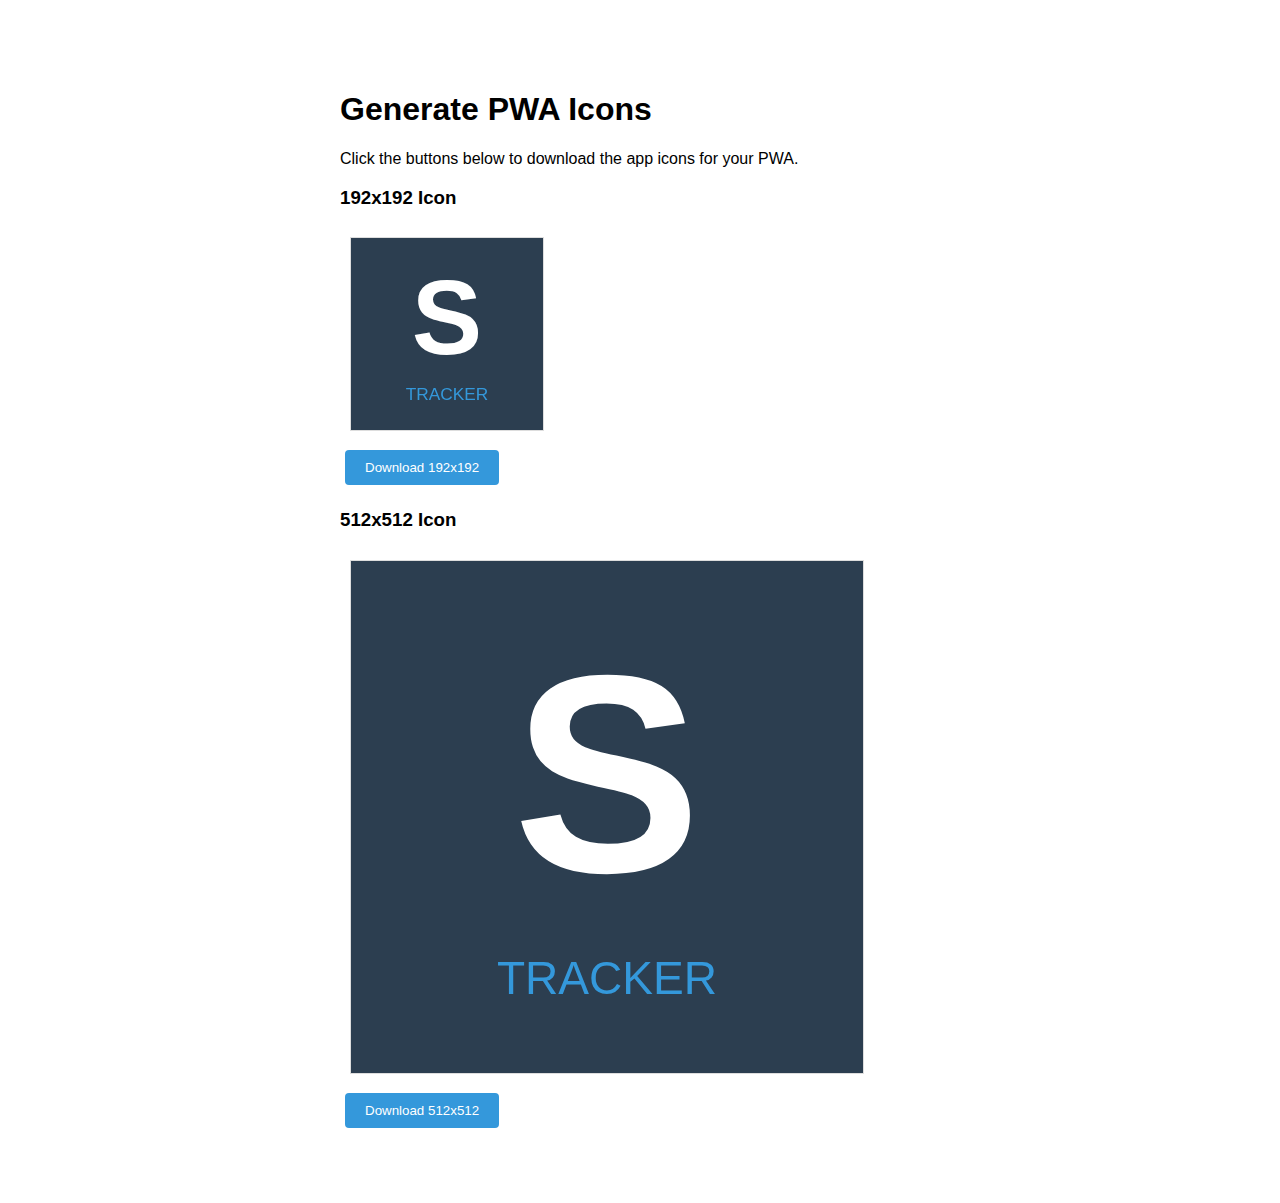
<file: generate-icons.html>
<!DOCTYPE html>
<html lang="en">
<head>
    <meta charset="UTF-8">
    <meta name="viewport" content="width=device-width, initial-scale=1.0">
    <title>Generate PWA Icons</title>
    <style>
        body {
            font-family: Arial, sans-serif;
            max-width: 600px;
            margin: 50px auto;
            padding: 20px;
        }
        canvas {
            border: 1px solid #ddd;
            margin: 10px;
        }
        button {
            background: #3498db;
            color: white;
            border: none;
            padding: 10px 20px;
            margin: 5px;
            cursor: pointer;
            border-radius: 4px;
        }
        button:hover {
            background: #2980b9;
        }
    </style>
</head>
<body>
    <h1>Generate PWA Icons</h1>
    <p>Click the buttons below to download the app icons for your PWA.</p>

    <div>
        <h3>192x192 Icon</h3>
        <canvas id="icon192" width="192" height="192"></canvas>
        <br>
        <button onclick="downloadIcon('icon192', 'icon-192.png')">Download 192x192</button>
    </div>

    <div>
        <h3>512x512 Icon</h3>
        <canvas id="icon512" width="512" height="512"></canvas>
        <br>
        <button onclick="downloadIcon('icon512', 'icon-512.png')">Download 512x512</button>
    </div>

    <script>
        function drawIcon(canvasId, size) {
            const canvas = document.getElementById(canvasId);
            const ctx = canvas.getContext('2d');

            // Background
            ctx.fillStyle = '#2c3e50';
            ctx.fillRect(0, 0, size, size);

            // Letter S
            ctx.fillStyle = 'white';
            ctx.font = `bold ${size * 0.55}px Arial, sans-serif`;
            ctx.textAlign = 'center';
            ctx.textBaseline = 'middle';
            ctx.fillText('S', size / 2, size / 2.2);

            // Subtitle
            ctx.fillStyle = '#3498db';
            ctx.font = `${size * 0.09}px Arial, sans-serif`;
            ctx.fillText('TRACKER', size / 2, size * 0.82);
        }

        function downloadIcon(canvasId, filename) {
            const canvas = document.getElementById(canvasId);
            const url = canvas.toDataURL('image/png');
            const link = document.createElement('a');
            link.download = filename;
            link.href = url;
            link.click();
        }

        // Draw icons on page load
        drawIcon('icon192', 192);
        drawIcon('icon512', 512);
    </script>
</body>
</html>
</file>
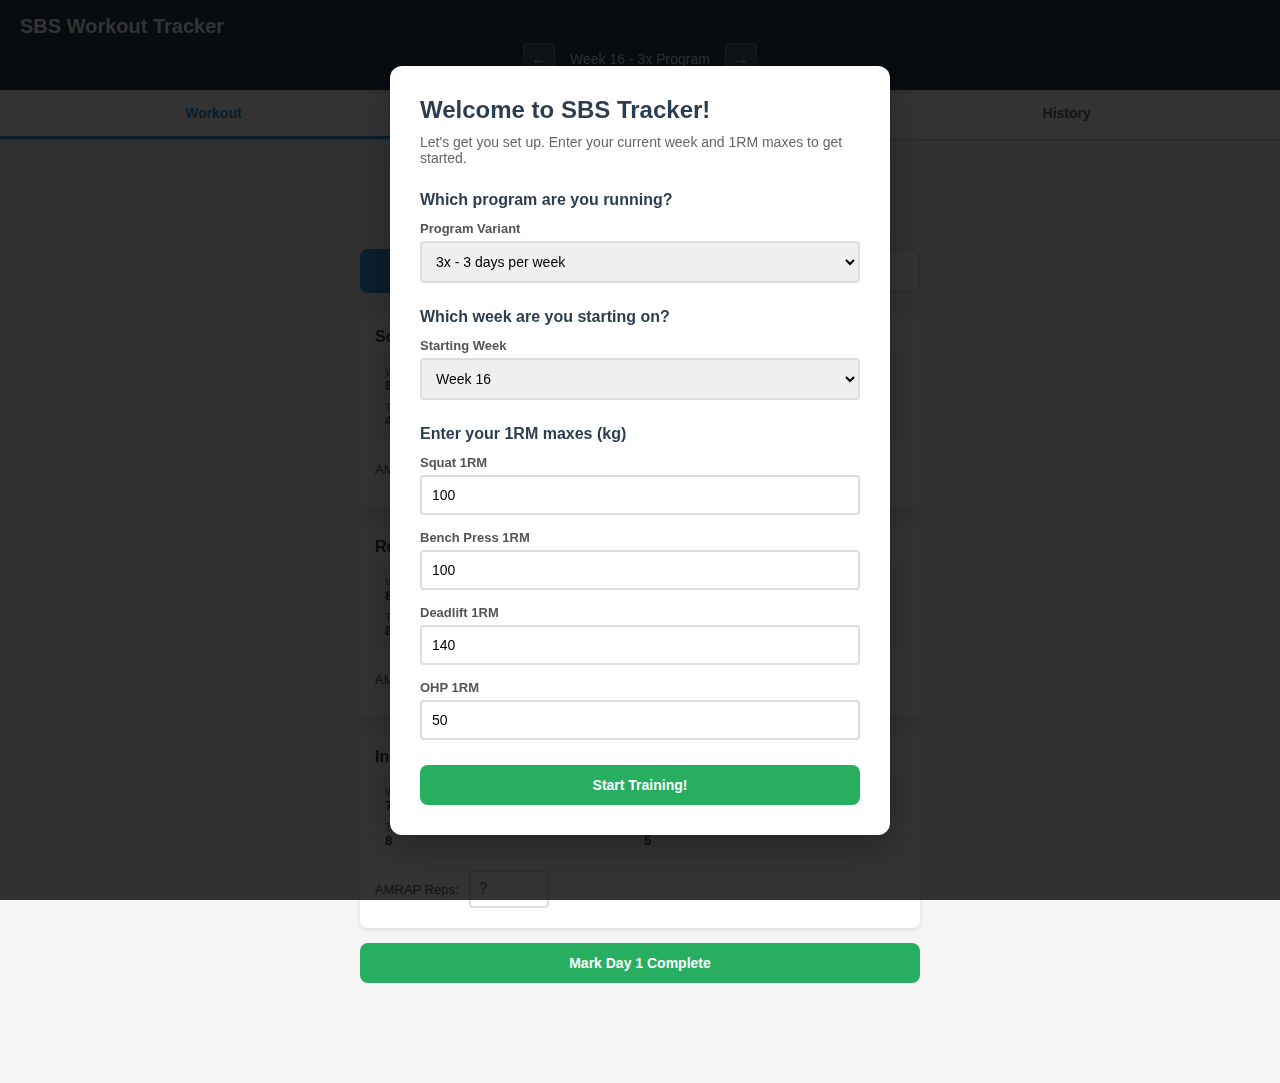
<file: sbs-tracker-multi.html>
<!DOCTYPE html>
<html lang="en">
<head>
    <meta charset="UTF-8">
    <meta name="viewport" content="width=device-width, initial-scale=1.0">
    <title>SBS Workout Tracker</title>
    <style>
        * { margin: 0; padding: 0; box-sizing: border-box; }
        body { font-family: -apple-system, BlinkMacSystemFont, 'Segoe UI', Roboto, sans-serif; background: #f5f5f5; padding-bottom: 80px; }
        .header { background: #2c3e50; color: white; padding: 15px 20px; position: sticky; top: 0; z-index: 100; box-shadow: 0 2px 4px rgba(0,0,0,0.1); }
        .header h1 { font-size: 20px; margin-bottom: 5px; }
        .week-info { font-size: 14px; opacity: 0.9; display: flex; align-items: center; justify-content: center; gap: 15px; }
        .week-nav-btn { background: rgba(255, 255, 255, 0.2); border: 1px solid rgba(255, 255, 255, 0.3); color: white; width: 32px; height: 32px; border-radius: 4px; cursor: pointer; font-size: 16px; font-weight: bold; transition: all 0.2s; display: flex; align-items: center; justify-content: center; }
        .week-nav-btn:hover { background: rgba(255, 255, 255, 0.3); }
        .week-nav-btn:active { background: rgba(255, 255, 255, 0.4); }
        .week-nav-btn:disabled { opacity: 0.3; cursor: not-allowed; }
        .nav-tabs { display: flex; background: white; border-bottom: 2px solid #ddd; position: sticky; top: 60px; z-index: 99; }
        .nav-tab { flex: 1; padding: 15px; text-align: center; background: white; border: none; font-size: 14px; font-weight: 600; color: #666; cursor: pointer; border-bottom: 3px solid transparent; transition: all 0.2s; }
        .nav-tab.active { color: #3498db; border-bottom-color: #3498db; }
        .tab-content { display: none; padding: 20px; max-width: 600px; margin: 0 auto; }
        .tab-content.active { display: block; }
        .day-selector { display: flex; gap: 10px; margin-bottom: 20px; }
        .day-btn { flex: 1; padding: 12px; background: white; border: 2px solid #ddd; border-radius: 8px; font-size: 14px; font-weight: 600; cursor: pointer; transition: all 0.2s; }
        .day-btn.active { background: #3498db; color: white; border-color: #3498db; }
        .day-btn.completed { background: #27ae60; color: white; border-color: #27ae60; position: relative; }
        .day-btn.completed::after { content: '✓'; position: absolute; top: 2px; right: 4px; font-size: 10px; }
        .day-btn.completed.active { background: #229954; border-color: #229954; }
        .exercise-card { background: white; padding: 15px; border-radius: 8px; margin-bottom: 15px; box-shadow: 0 2px 4px rgba(0,0,0,0.1); }
        .exercise-name { font-size: 16px; font-weight: 600; margin-bottom: 10px; color: #2c3e50; }
        .exercise-details { display: grid; grid-template-columns: repeat(2, 1fr); gap: 8px; margin-bottom: 12px; padding: 10px; background: #f8f9fa; border-radius: 4px; font-size: 13px; }
        .detail-label { color: #666; font-size: 11px; }
        .detail-value { font-weight: 600; color: #2c3e50; }
        .amrap-input { display: flex; align-items: center; gap: 10px; }
        .amrap-input label { font-size: 13px; font-weight: 500; color: #555; }
        .amrap-input input { flex: 1; padding: 8px; font-size: 16px; border: 2px solid #ddd; border-radius: 4px; max-width: 80px; }
        .amrap-input input:focus { outline: none; border-color: #3498db; }
        .progression-hint { font-size: 11px; color: #666; margin-top: 5px; font-style: italic; }
        .progression-positive { color: #27ae60; }
        .progression-negative { color: #e74c3c; }
        .settings-section { background: white; padding: 20px; border-radius: 8px; margin-bottom: 20px; }
        .settings-section h2 { font-size: 18px; margin-bottom: 15px; color: #2c3e50; }
        .form-group { margin-bottom: 15px; }
        .form-group label { display: block; font-size: 13px; font-weight: 600; color: #555; margin-bottom: 5px; }
        .form-group input, .form-group select { width: 100%; padding: 10px; font-size: 14px; border: 2px solid #ddd; border-radius: 4px; }
        .form-group input:focus, .form-group select:focus { outline: none; border-color: #3498db; }
        .btn { width: 100%; padding: 12px; border: none; border-radius: 8px; font-size: 14px; font-weight: 600; cursor: pointer; transition: all 0.2s; }
        .btn-primary { background: #27ae60; color: white; }
        .btn-primary:active { background: #229954; }
        .btn-secondary { background: #3498db; color: white; margin-top: 10px; }
        .btn-danger { background: #e74c3c; color: white; margin-top: 10px; }
        .history-week { background: white; padding: 15px; border-radius: 8px; margin-bottom: 15px; }
        .history-week h3 { font-size: 16px; margin-bottom: 10px; color: #2c3e50; }
        .history-exercise { padding: 8px 0; border-bottom: 1px solid #eee; font-size: 13px; }
        .history-exercise:last-child { border-bottom: none; }
        .completed-badge { display: inline-block; padding: 2px 6px; background: #27ae60; color: white; border-radius: 3px; font-size: 10px; margin-left: 5px; }

        /* Setup overlay */
        .setup-overlay { position: fixed; top: 0; left: 0; right: 0; bottom: 0; background: rgba(0,0,0,0.8); z-index: 1000; display: none; align-items: center; justify-content: center; padding: 20px; }
        .setup-overlay.active { display: flex; }
        .setup-modal { background: white; border-radius: 12px; max-width: 500px; width: 100%; max-height: 90vh; overflow-y: auto; padding: 30px; box-shadow: 0 10px 40px rgba(0,0,0,0.3); }
        .setup-modal h2 { font-size: 24px; margin-bottom: 10px; color: #2c3e50; }
        .setup-modal p { color: #666; margin-bottom: 25px; font-size: 14px; }
        .setup-section { margin-bottom: 25px; }
        .setup-section h3 { font-size: 16px; color: #2c3e50; margin-bottom: 12px; }
    </style>
</head>
<body>
    <!-- Quick Setup Overlay -->
    <div id="setup-overlay" class="setup-overlay">
        <div class="setup-modal">
            <h2>Welcome to SBS Tracker!</h2>
            <p>Let's get you set up. Enter your current week and 1RM maxes to get started.</p>

            <div class="setup-section">
                <h3>Which program are you running?</h3>
                <div class="form-group">
                    <label>Program Variant</label>
                    <select id="setup-program">
                        <option value="2x">2x - 2 days per week</option>
                        <option value="3x" selected>3x - 3 days per week</option>
                        <option value="4x">4x - 4 days per week</option>
                        <option value="5x">5x - 5 days per week</option>
                    </select>
                </div>
            </div>

            <div class="setup-section">
                <h3>Which week are you starting on?</h3>
                <div class="form-group">
                    <label>Starting Week</label>
                    <select id="setup-week">
                        <option value="1">Week 1</option>
                        <option value="2">Week 2</option>
                        <option value="3">Week 3</option>
                        <option value="4">Week 4</option>
                        <option value="5">Week 5</option>
                        <option value="6">Week 6</option>
                        <option value="7">Week 7 (Deload)</option>
                        <option value="8">Week 8</option>
                        <option value="9">Week 9</option>
                        <option value="10">Week 10</option>
                        <option value="11">Week 11</option>
                        <option value="12">Week 12</option>
                        <option value="13">Week 13</option>
                        <option value="14">Week 14 (Deload)</option>
                        <option value="15">Week 15</option>
                        <option value="16" selected>Week 16</option>
                        <option value="17">Week 17</option>
                        <option value="18">Week 18</option>
                        <option value="19">Week 19</option>
                        <option value="20">Week 20</option>
                    </select>
                </div>
            </div>

            <div class="setup-section">
                <h3>Enter your 1RM maxes (kg)</h3>
                <div class="form-group">
                    <label>Squat 1RM</label>
                    <input type="number" id="setup-squat" value="100" step="2.5" placeholder="e.g. 100">
                </div>
                <div class="form-group">
                    <label>Bench Press 1RM</label>
                    <input type="number" id="setup-bench" value="100" step="2.5" placeholder="e.g. 100">
                </div>
                <div class="form-group">
                    <label>Deadlift 1RM</label>
                    <input type="number" id="setup-deadlift" value="140" step="2.5" placeholder="e.g. 140">
                </div>
                <div class="form-group">
                    <label>OHP 1RM</label>
                    <input type="number" id="setup-ohp" value="50" step="2.5" placeholder="e.g. 50">
                </div>
            </div>

            <button class="btn btn-primary" onclick="completeSetup()">Start Training!</button>
        </div>
    </div>

    <div class="header">
        <h1>SBS Workout Tracker</h1>
        <div class="week-info">
            <button class="week-nav-btn" onclick="navigateWeek(-1)" id="prev-week-btn">←</button>
            <span>Week <span id="current-week">16</span> - <span id="program-name">3x</span> Program</span>
            <button class="week-nav-btn" onclick="navigateWeek(1)" id="next-week-btn">→</button>
        </div>
    </div>

    <div class="nav-tabs">
        <button class="nav-tab active" onclick="switchTab('workout')">Workout</button>
        <button class="nav-tab" onclick="switchTab('settings')">Settings</button>
        <button class="nav-tab" onclick="switchTab('history')">History</button>
    </div>

    <div id="workout-tab" class="tab-content active">
        <div style="background: #ecf0f1; padding: 12px 15px; border-radius: 8px; margin-bottom: 15px; text-align: center;">
            <div style="font-size: 13px; color: #7f8c8d; font-weight: 600; text-transform: uppercase; letter-spacing: 0.5px;">Current Week</div>
            <div style="font-size: 28px; font-weight: 700; color: #2c3e50; margin-top: 2px;" id="workout-week-display">16</div>
        </div>
        <div class="day-selector" id="day-selector">
            <!-- Day buttons will be dynamically generated -->
        </div>
        <div id="workout-container"></div>
        <button class="btn btn-primary" onclick="markDayComplete()" id="mark-day-btn">Mark Day Complete</button>
    </div>

    <div id="settings-tab" class="tab-content">
        <div class="settings-section">
            <h2>1RM Settings</h2>
            <div class="form-group">
                <label>Squat 1RM (kg)</label>
                <input type="number" id="1rm-squat" value="100" step="2.5">
            </div>
            <div class="form-group">
                <label>Bench Press 1RM (kg)</label>
                <input type="number" id="1rm-bench" value="100" step="2.5">
            </div>
            <div class="form-group">
                <label>Deadlift 1RM (kg)</label>
                <input type="number" id="1rm-deadlift" value="140" step="2.5">
            </div>
            <div class="form-group">
                <label>OHP 1RM (kg)</label>
                <input type="number" id="1rm-ohp" value="50" step="2.5">
            </div>
            <button class="btn btn-secondary" onclick="save1RMs()">Save 1RMs</button>
        </div>

        <div class="settings-section">
            <h2>Week Selection</h2>
            <div class="form-group">
                <label>Jump to Week</label>
                <select id="week-selector">
                    <option value="1">Week 1</option>
                    <option value="2">Week 2</option>
                    <option value="3">Week 3</option>
                    <option value="4">Week 4</option>
                    <option value="5">Week 5</option>
                    <option value="6">Week 6</option>
                    <option value="7">Week 7 (Deload)</option>
                    <option value="8">Week 8</option>
                    <option value="9">Week 9</option>
                    <option value="10">Week 10</option>
                    <option value="11">Week 11</option>
                    <option value="12">Week 12</option>
                    <option value="13">Week 13</option>
                    <option value="14">Week 14 (Deload)</option>
                    <option value="15">Week 15</option>
                    <option value="16" selected>Week 16</option>
                    <option value="17">Week 17</option>
                    <option value="18">Week 18</option>
                    <option value="19">Week 19</option>
                    <option value="20">Week 20</option>
                </select>
            </div>
            <button class="btn btn-secondary" onclick="jumpToWeek()">Jump to Selected Week</button>
        </div>

        <div class="settings-section">
            <h2>Data Management</h2>
            <button class="btn btn-secondary" onclick="loadHistoricalData()">Load Weeks 1-15 History from Excel</button>
            <button class="btn btn-danger" onclick="resetAll()">Reset All Data</button>
        </div>
    </div>

    <div id="history-tab" class="tab-content">
        <div id="history-container"></div>
    </div>

    <script>
        // Program data embedded from Excel
        const ALL_PROGRAMS = {
                "2x": {
                        "1": {
                                "1": [
                                        {
                                                "name": "Squat",
                                                "weight": 70.0,
                                                "reps": 5,
                                                "target": 10,
                                                "sets": 5
                                        },
                                        {
                                                "name": "Bench Press",
                                                "weight": 70.0,
                                                "reps": 5,
                                                "target": 10,
                                                "sets": 5
                                        },
                                        {
                                                "name": "Romanian Deadlift",
                                                "weight": 60.0,
                                                "reps": 7,
                                                "target": 14,
                                                "sets": 5
                                        },
                                        {
                                                "name": "DB OHP",
                                                "weight": 15.0,
                                                "reps": 7,
                                                "target": 14,
                                                "sets": 5
                                        }
                                ],
                                "2": [
                                        {
                                                "name": "Deadlift",
                                                "weight": 97.5,
                                                "reps": 5,
                                                "target": 10,
                                                "sets": 5
                                        },
                                        {
                                                "name": "OHP",
                                                "weight": 35.0,
                                                "reps": 5,
                                                "target": 10,
                                                "sets": 5
                                        },
                                        {
                                                "name": "Leg Press",
                                                "weight": 115.0,
                                                "reps": 7,
                                                "target": 14,
                                                "sets": 5
                                        },
                                        {
                                                "name": "Incline Press",
                                                "weight": 55.0,
                                                "reps": 7,
                                                "target": 14,
                                                "sets": 5
                                        }
                                ]
                        },
                        "2": {
                                "1": [
                                        {
                                                "name": "Squat",
                                                "weight": 75.0,
                                                "reps": 4,
                                                "target": 8,
                                                "sets": 5
                                        },
                                        {
                                                "name": "Bench Press",
                                                "weight": 77.5,
                                                "reps": 4,
                                                "target": 8,
                                                "sets": 5
                                        },
                                        {
                                                "name": "Romanian Deadlift",
                                                "weight": 67.5,
                                                "reps": 6,
                                                "target": 12,
                                                "sets": 5
                                        },
                                        {
                                                "name": "DB OHP",
                                                "weight": 17.5,
                                                "reps": 6,
                                                "target": 12,
                                                "sets": 5
                                        }
                                ],
                                "2": [
                                        {
                                                "name": "Deadlift",
                                                "weight": 105.0,
                                                "reps": 4,
                                                "target": 8,
                                                "sets": 5
                                        },
                                        {
                                                "name": "OHP",
                                                "weight": 37.5,
                                                "reps": 4,
                                                "target": 8,
                                                "sets": 5
                                        },
                                        {
                                                "name": "Leg Press",
                                                "weight": 122.5,
                                                "reps": 6,
                                                "target": 12,
                                                "sets": 5
                                        },
                                        {
                                                "name": "Incline Press",
                                                "weight": 57.5,
                                                "reps": 6,
                                                "target": 12,
                                                "sets": 5
                                        }
                                ]
                        },
                        "3": {
                                "1": [
                                        {
                                                "name": "Squat",
                                                "weight": 80.0,
                                                "reps": 3,
                                                "target": 6,
                                                "sets": 5
                                        },
                                        {
                                                "name": "Bench Press",
                                                "weight": 82.5,
                                                "reps": 3,
                                                "target": 6,
                                                "sets": 5
                                        },
                                        {
                                                "name": "Romanian Deadlift",
                                                "weight": 72.5,
                                                "reps": 5,
                                                "target": 10,
                                                "sets": 5
                                        },
                                        {
                                                "name": "DB OHP",
                                                "weight": 17.5,
                                                "reps": 5,
                                                "target": 10,
                                                "sets": 5
                                        }
                                ],
                                "2": [
                                        {
                                                "name": "Deadlift",
                                                "weight": 112.5,
                                                "reps": 3,
                                                "target": 6,
                                                "sets": 5
                                        },
                                        {
                                                "name": "OHP",
                                                "weight": 40.0,
                                                "reps": 3,
                                                "target": 6,
                                                "sets": 5
                                        },
                                        {
                                                "name": "Leg Press",
                                                "weight": 132.5,
                                                "reps": 5,
                                                "target": 10,
                                                "sets": 5
                                        },
                                        {
                                                "name": "Incline Press",
                                                "weight": 62.5,
                                                "reps": 5,
                                                "target": 10,
                                                "sets": 5
                                        }
                                ]
                        },
                        "4": {
                                "1": [
                                        {
                                                "name": "Squat",
                                                "weight": 72.5,
                                                "reps": 5,
                                                "target": 9,
                                                "sets": 5
                                        },
                                        {
                                                "name": "Bench Press",
                                                "weight": 75.0,
                                                "reps": 5,
                                                "target": 9,
                                                "sets": 5
                                        },
                                        {
                                                "name": "Romanian Deadlift",
                                                "weight": 65.0,
                                                "reps": 7,
                                                "target": 13,
                                                "sets": 5
                                        },
                                        {
                                                "name": "DB OHP",
                                                "weight": 15.0,
                                                "reps": 7,
                                                "target": 13,
                                                "sets": 5
                                        }
                                ],
                                "2": [
                                        {
                                                "name": "Deadlift",
                                                "weight": 102.5,
                                                "reps": 5,
                                                "target": 9,
                                                "sets": 5
                                        },
                                        {
                                                "name": "OHP",
                                                "weight": 37.5,
                                                "reps": 5,
                                                "target": 9,
                                                "sets": 5
                                        },
                                        {
                                                "name": "Leg Press",
                                                "weight": 120.0,
                                                "reps": 7,
                                                "target": 13,
                                                "sets": 5
                                        },
                                        {
                                                "name": "Incline Press",
                                                "weight": 57.5,
                                                "reps": 7,
                                                "target": 13,
                                                "sets": 5
                                        }
                                ]
                        },
                        "5": {
                                "1": [
                                        {
                                                "name": "Squat",
                                                "weight": 77.5,
                                                "reps": 4,
                                                "target": 7,
                                                "sets": 5
                                        },
                                        {
                                                "name": "Bench Press",
                                                "weight": 80.0,
                                                "reps": 4,
                                                "target": 7,
                                                "sets": 5
                                        },
                                        {
                                                "name": "Romanian Deadlift",
                                                "weight": 70.0,
                                                "reps": 6,
                                                "target": 11,
                                                "sets": 5
                                        },
                                        {
                                                "name": "DB OHP",
                                                "weight": 17.5,
                                                "reps": 6,
                                                "target": 11,
                                                "sets": 5
                                        }
                                ],
                                "2": [
                                        {
                                                "name": "Deadlift",
                                                "weight": 107.5,
                                                "reps": 4,
                                                "target": 7,
                                                "sets": 5
                                        },
                                        {
                                                "name": "OHP",
                                                "weight": 40.0,
                                                "reps": 4,
                                                "target": 7,
                                                "sets": 5
                                        },
                                        {
                                                "name": "Leg Press",
                                                "weight": 127.5,
                                                "reps": 6,
                                                "target": 11,
                                                "sets": 5
                                        },
                                        {
                                                "name": "Incline Press",
                                                "weight": 60.0,
                                                "reps": 6,
                                                "target": 11,
                                                "sets": 5
                                        }
                                ]
                        },
                        "6": {
                                "1": [
                                        {
                                                "name": "Squat",
                                                "weight": 82.5,
                                                "reps": 3,
                                                "target": 5,
                                                "sets": 5
                                        },
                                        {
                                                "name": "Bench Press",
                                                "weight": 85.0,
                                                "reps": 3,
                                                "target": 5,
                                                "sets": 5
                                        },
                                        {
                                                "name": "Romanian Deadlift",
                                                "weight": 75.0,
                                                "reps": 5,
                                                "target": 9,
                                                "sets": 5
                                        },
                                        {
                                                "name": "DB OHP",
                                                "weight": 17.5,
                                                "reps": 5,
                                                "target": 9,
                                                "sets": 5
                                        }
                                ],
                                "2": [
                                        {
                                                "name": "Deadlift",
                                                "weight": 115.0,
                                                "reps": 3,
                                                "target": 5,
                                                "sets": 5
                                        },
                                        {
                                                "name": "OHP",
                                                "weight": 42.5,
                                                "reps": 3,
                                                "target": 5,
                                                "sets": 5
                                        },
                                        {
                                                "name": "Leg Press",
                                                "weight": 137.5,
                                                "reps": 5,
                                                "target": 9,
                                                "sets": 5
                                        },
                                        {
                                                "name": "Incline Press",
                                                "weight": 65.0,
                                                "reps": 5,
                                                "target": 9,
                                                "sets": 5
                                        }
                                ]
                        },
                        "7": {
                                "1": [
                                        {
                                                "name": "Squat",
                                                "weight": 60.0,
                                                "reps": 5,
                                                "target": null,
                                                "sets": 5
                                        },
                                        {
                                                "name": "Bench Press",
                                                "weight": 62.5,
                                                "reps": 5,
                                                "target": null,
                                                "sets": 5
                                        },
                                        {
                                                "name": "Romanian Deadlift",
                                                "weight": 52.5,
                                                "reps": 5,
                                                "target": null,
                                                "sets": 5
                                        },
                                        {
                                                "name": "DB OHP",
                                                "weight": 12.5,
                                                "reps": 5,
                                                "target": null,
                                                "sets": 5
                                        }
                                ],
                                "2": [
                                        {
                                                "name": "Deadlift",
                                                "weight": 85.0,
                                                "reps": 5,
                                                "target": null,
                                                "sets": 5
                                        },
                                        {
                                                "name": "OHP",
                                                "weight": 30.0,
                                                "reps": 5,
                                                "target": null,
                                                "sets": 5
                                        },
                                        {
                                                "name": "Leg Press",
                                                "weight": 95.0,
                                                "reps": 5,
                                                "target": null,
                                                "sets": 5
                                        },
                                        {
                                                "name": "Incline Press",
                                                "weight": 45.0,
                                                "reps": 5,
                                                "target": null,
                                                "sets": 5
                                        }
                                ]
                        },
                        "8": {
                                "1": [
                                        {
                                                "name": "Squat",
                                                "weight": 75.0,
                                                "reps": 4,
                                                "target": 8,
                                                "sets": 5
                                        },
                                        {
                                                "name": "Bench Press",
                                                "weight": 77.5,
                                                "reps": 4,
                                                "target": 8,
                                                "sets": 5
                                        },
                                        {
                                                "name": "Romanian Deadlift",
                                                "weight": 67.5,
                                                "reps": 6,
                                                "target": 12,
                                                "sets": 5
                                        },
                                        {
                                                "name": "DB OHP",
                                                "weight": 17.5,
                                                "reps": 6,
                                                "target": 12,
                                                "sets": 5
                                        }
                                ],
                                "2": [
                                        {
                                                "name": "Deadlift",
                                                "weight": 105.0,
                                                "reps": 4,
                                                "target": 8,
                                                "sets": 5
                                        },
                                        {
                                                "name": "OHP",
                                                "weight": 37.5,
                                                "reps": 4,
                                                "target": 8,
                                                "sets": 5
                                        },
                                        {
                                                "name": "Leg Press",
                                                "weight": 122.5,
                                                "reps": 6,
                                                "target": 12,
                                                "sets": 5
                                        },
                                        {
                                                "name": "Incline Press",
                                                "weight": 57.5,
                                                "reps": 6,
                                                "target": 12,
                                                "sets": 5
                                        }
                                ]
                        },
                        "9": {
                                "1": [
                                        {
                                                "name": "Squat",
                                                "weight": 80.0,
                                                "reps": 3,
                                                "target": 6,
                                                "sets": 5
                                        },
                                        {
                                                "name": "Bench Press",
                                                "weight": 82.5,
                                                "reps": 3,
                                                "target": 6,
                                                "sets": 5
                                        },
                                        {
                                                "name": "Romanian Deadlift",
                                                "weight": 72.5,
                                                "reps": 5,
                                                "target": 10,
                                                "sets": 5
                                        },
                                        {
                                                "name": "DB OHP",
                                                "weight": 17.5,
                                                "reps": 5,
                                                "target": 10,
                                                "sets": 5
                                        }
                                ],
                                "2": [
                                        {
                                                "name": "Deadlift",
                                                "weight": 112.5,
                                                "reps": 3,
                                                "target": 6,
                                                "sets": 5
                                        },
                                        {
                                                "name": "OHP",
                                                "weight": 40.0,
                                                "reps": 3,
                                                "target": 6,
                                                "sets": 5
                                        },
                                        {
                                                "name": "Leg Press",
                                                "weight": 132.5,
                                                "reps": 5,
                                                "target": 10,
                                                "sets": 5
                                        },
                                        {
                                                "name": "Incline Press",
                                                "weight": 62.5,
                                                "reps": 5,
                                                "target": 10,
                                                "sets": 5
                                        }
                                ]
                        },
                        "10": {
                                "1": [
                                        {
                                                "name": "Squat",
                                                "weight": 85.0,
                                                "reps": 2,
                                                "target": 4,
                                                "sets": 5
                                        },
                                        {
                                                "name": "Bench Press",
                                                "weight": 87.5,
                                                "reps": 2,
                                                "target": 4,
                                                "sets": 5
                                        },
                                        {
                                                "name": "Romanian Deadlift",
                                                "weight": 77.5,
                                                "reps": 4,
                                                "target": 8,
                                                "sets": 5
                                        },
                                        {
                                                "name": "DB OHP",
                                                "weight": 20.0,
                                                "reps": 4,
                                                "target": 8,
                                                "sets": 5
                                        }
                                ],
                                "2": [
                                        {
                                                "name": "Deadlift",
                                                "weight": 120.0,
                                                "reps": 2,
                                                "target": 4,
                                                "sets": 5
                                        },
                                        {
                                                "name": "OHP",
                                                "weight": 42.5,
                                                "reps": 2,
                                                "target": 4,
                                                "sets": 5
                                        },
                                        {
                                                "name": "Leg Press",
                                                "weight": 142.5,
                                                "reps": 4,
                                                "target": 8,
                                                "sets": 5
                                        },
                                        {
                                                "name": "Incline Press",
                                                "weight": 67.5,
                                                "reps": 4,
                                                "target": 8,
                                                "sets": 5
                                        }
                                ]
                        },
                        "11": {
                                "1": [
                                        {
                                                "name": "Squat",
                                                "weight": 77.5,
                                                "reps": 4,
                                                "target": 7,
                                                "sets": 5
                                        },
                                        {
                                                "name": "Bench Press",
                                                "weight": 80.0,
                                                "reps": 4,
                                                "target": 7,
                                                "sets": 5
                                        },
                                        {
                                                "name": "Romanian Deadlift",
                                                "weight": 70.0,
                                                "reps": 6,
                                                "target": 11,
                                                "sets": 5
                                        },
                                        {
                                                "name": "DB OHP",
                                                "weight": 17.5,
                                                "reps": 6,
                                                "target": 11,
                                                "sets": 5
                                        }
                                ],
                                "2": [
                                        {
                                                "name": "Deadlift",
                                                "weight": 107.5,
                                                "reps": 4,
                                                "target": 7,
                                                "sets": 5
                                        },
                                        {
                                                "name": "OHP",
                                                "weight": 40.0,
                                                "reps": 4,
                                                "target": 7,
                                                "sets": 5
                                        },
                                        {
                                                "name": "Leg Press",
                                                "weight": 127.5,
                                                "reps": 6,
                                                "target": 11,
                                                "sets": 5
                                        },
                                        {
                                                "name": "Incline Press",
                                                "weight": 60.0,
                                                "reps": 6,
                                                "target": 11,
                                                "sets": 5
                                        }
                                ]
                        },
                        "12": {
                                "1": [
                                        {
                                                "name": "Squat",
                                                "weight": 82.5,
                                                "reps": 3,
                                                "target": 5,
                                                "sets": 5
                                        },
                                        {
                                                "name": "Bench Press",
                                                "weight": 85.0,
                                                "reps": 3,
                                                "target": 5,
                                                "sets": 5
                                        },
                                        {
                                                "name": "Romanian Deadlift",
                                                "weight": 75.0,
                                                "reps": 5,
                                                "target": 9,
                                                "sets": 5
                                        },
                                        {
                                                "name": "DB OHP",
                                                "weight": 17.5,
                                                "reps": 5,
                                                "target": 9,
                                                "sets": 5
                                        }
                                ],
                                "2": [
                                        {
                                                "name": "Deadlift",
                                                "weight": 115.0,
                                                "reps": 3,
                                                "target": 5,
                                                "sets": 5
                                        },
                                        {
                                                "name": "OHP",
                                                "weight": 42.5,
                                                "reps": 3,
                                                "target": 5,
                                                "sets": 5
                                        },
                                        {
                                                "name": "Leg Press",
                                                "weight": 137.5,
                                                "reps": 5,
                                                "target": 9,
                                                "sets": 5
                                        },
                                        {
                                                "name": "Incline Press",
                                                "weight": 65.0,
                                                "reps": 5,
                                                "target": 9,
                                                "sets": 5
                                        }
                                ]
                        },
                        "13": {
                                "1": [
                                        {
                                                "name": "Squat",
                                                "weight": 87.5,
                                                "reps": 2,
                                                "target": 3,
                                                "sets": 5
                                        },
                                        {
                                                "name": "Bench Press",
                                                "weight": 90.0,
                                                "reps": 2,
                                                "target": 3,
                                                "sets": 5
                                        },
                                        {
                                                "name": "Romanian Deadlift",
                                                "weight": 80.0,
                                                "reps": 4,
                                                "target": 7,
                                                "sets": 5
                                        },
                                        {
                                                "name": "DB OHP",
                                                "weight": 20.0,
                                                "reps": 4,
                                                "target": 7,
                                                "sets": 5
                                        }
                                ],
                                "2": [
                                        {
                                                "name": "Deadlift",
                                                "weight": 122.5,
                                                "reps": 2,
                                                "target": 3,
                                                "sets": 5
                                        },
                                        {
                                                "name": "OHP",
                                                "weight": 45.0,
                                                "reps": 2,
                                                "target": 3,
                                                "sets": 5
                                        },
                                        {
                                                "name": "Leg Press",
                                                "weight": 147.5,
                                                "reps": 4,
                                                "target": 7,
                                                "sets": 5
                                        },
                                        {
                                                "name": "Incline Press",
                                                "weight": 70.0,
                                                "reps": 4,
                                                "target": 7,
                                                "sets": 5
                                        }
                                ]
                        },
                        "14": {
                                "1": [
                                        {
                                                "name": "Squat",
                                                "weight": 60.0,
                                                "reps": 5,
                                                "target": null,
                                                "sets": 5
                                        },
                                        {
                                                "name": "Bench Press",
                                                "weight": 62.5,
                                                "reps": 5,
                                                "target": null,
                                                "sets": 5
                                        },
                                        {
                                                "name": "Romanian Deadlift",
                                                "weight": 52.5,
                                                "reps": 5,
                                                "target": null,
                                                "sets": 5
                                        },
                                        {
                                                "name": "DB OHP",
                                                "weight": 12.5,
                                                "reps": 5,
                                                "target": null,
                                                "sets": 5
                                        }
                                ],
                                "2": [
                                        {
                                                "name": "Deadlift",
                                                "weight": 85.0,
                                                "reps": 5,
                                                "target": null,
                                                "sets": 5
                                        },
                                        {
                                                "name": "OHP",
                                                "weight": 30.0,
                                                "reps": 5,
                                                "target": null,
                                                "sets": 5
                                        },
                                        {
                                                "name": "Leg Press",
                                                "weight": 95.0,
                                                "reps": 5,
                                                "target": null,
                                                "sets": 5
                                        },
                                        {
                                                "name": "Incline Press",
                                                "weight": 45.0,
                                                "reps": 5,
                                                "target": null,
                                                "sets": 5
                                        }
                                ]
                        },
                        "15": {
                                "1": [
                                        {
                                                "name": "Squat",
                                                "weight": 80.0,
                                                "reps": 3,
                                                "target": 6,
                                                "sets": 5
                                        },
                                        {
                                                "name": "Bench Press",
                                                "weight": 82.5,
                                                "reps": 3,
                                                "target": 6,
                                                "sets": 5
                                        },
                                        {
                                                "name": "Romanian Deadlift",
                                                "weight": 72.5,
                                                "reps": 5,
                                                "target": 10,
                                                "sets": 5
                                        },
                                        {
                                                "name": "DB OHP",
                                                "weight": 17.5,
                                                "reps": 5,
                                                "target": 10,
                                                "sets": 5
                                        }
                                ],
                                "2": [
                                        {
                                                "name": "Deadlift",
                                                "weight": 112.5,
                                                "reps": 3,
                                                "target": 6,
                                                "sets": 5
                                        },
                                        {
                                                "name": "OHP",
                                                "weight": 40.0,
                                                "reps": 3,
                                                "target": 6,
                                                "sets": 5
                                        },
                                        {
                                                "name": "Leg Press",
                                                "weight": 132.5,
                                                "reps": 5,
                                                "target": 10,
                                                "sets": 5
                                        },
                                        {
                                                "name": "Incline Press",
                                                "weight": 62.5,
                                                "reps": 5,
                                                "target": 10,
                                                "sets": 5
                                        }
                                ]
                        },
                        "16": {
                                "1": [
                                        {
                                                "name": "Squat",
                                                "weight": 85.0,
                                                "reps": 2,
                                                "target": 4,
                                                "sets": 5
                                        },
                                        {
                                                "name": "Bench Press",
                                                "weight": 87.5,
                                                "reps": 2,
                                                "target": 4,
                                                "sets": 5
                                        },
                                        {
                                                "name": "Romanian Deadlift",
                                                "weight": 77.5,
                                                "reps": 4,
                                                "target": 8,
                                                "sets": 5
                                        },
                                        {
                                                "name": "DB OHP",
                                                "weight": 20.0,
                                                "reps": 4,
                                                "target": 8,
                                                "sets": 5
                                        }
                                ],
                                "2": [
                                        {
                                                "name": "Deadlift",
                                                "weight": 120.0,
                                                "reps": 2,
                                                "target": 4,
                                                "sets": 5
                                        },
                                        {
                                                "name": "OHP",
                                                "weight": 42.5,
                                                "reps": 2,
                                                "target": 4,
                                                "sets": 5
                                        },
                                        {
                                                "name": "Leg Press",
                                                "weight": 142.5,
                                                "reps": 4,
                                                "target": 8,
                                                "sets": 5
                                        },
                                        {
                                                "name": "Incline Press",
                                                "weight": 67.5,
                                                "reps": 4,
                                                "target": 8,
                                                "sets": 5
                                        }
                                ]
                        },
                        "17": {
                                "1": [
                                        {
                                                "name": "Squat",
                                                "weight": 90.0,
                                                "reps": 1,
                                                "target": 2,
                                                "sets": 5
                                        },
                                        {
                                                "name": "Bench Press",
                                                "weight": 92.5,
                                                "reps": 1,
                                                "target": 2,
                                                "sets": 5
                                        },
                                        {
                                                "name": "Romanian Deadlift",
                                                "weight": 82.5,
                                                "reps": 3,
                                                "target": 6,
                                                "sets": 5
                                        },
                                        {
                                                "name": "DB OHP",
                                                "weight": 20.0,
                                                "reps": 3,
                                                "target": 6,
                                                "sets": 5
                                        }
                                ],
                                "2": [
                                        {
                                                "name": "Deadlift",
                                                "weight": 125.0,
                                                "reps": 1,
                                                "target": 2,
                                                "sets": 5
                                        },
                                        {
                                                "name": "OHP",
                                                "weight": 45.0,
                                                "reps": 1,
                                                "target": 2,
                                                "sets": 5
                                        },
                                        {
                                                "name": "Leg Press",
                                                "weight": 152.5,
                                                "reps": 3,
                                                "target": 6,
                                                "sets": 5
                                        },
                                        {
                                                "name": "Incline Press",
                                                "weight": 72.5,
                                                "reps": 3,
                                                "target": 6,
                                                "sets": 5
                                        }
                                ]
                        },
                        "18": {
                                "1": [
                                        {
                                                "name": "Squat",
                                                "weight": 85.0,
                                                "reps": 2,
                                                "target": 4,
                                                "sets": 5
                                        },
                                        {
                                                "name": "Bench Press",
                                                "weight": 87.5,
                                                "reps": 2,
                                                "target": 4,
                                                "sets": 5
                                        },
                                        {
                                                "name": "Romanian Deadlift",
                                                "weight": 77.5,
                                                "reps": 4,
                                                "target": 8,
                                                "sets": 5
                                        },
                                        {
                                                "name": "DB OHP",
                                                "weight": 20.0,
                                                "reps": 4,
                                                "target": 8,
                                                "sets": 5
                                        }
                                ],
                                "2": [
                                        {
                                                "name": "Deadlift",
                                                "weight": 120.0,
                                                "reps": 2,
                                                "target": 4,
                                                "sets": 5
                                        },
                                        {
                                                "name": "OHP",
                                                "weight": 42.5,
                                                "reps": 2,
                                                "target": 4,
                                                "sets": 5
                                        },
                                        {
                                                "name": "Leg Press",
                                                "weight": 142.5,
                                                "reps": 4,
                                                "target": 8,
                                                "sets": 5
                                        },
                                        {
                                                "name": "Incline Press",
                                                "weight": 67.5,
                                                "reps": 4,
                                                "target": 8,
                                                "sets": 5
                                        }
                                ]
                        },
                        "19": {
                                "1": [
                                        {
                                                "name": "Squat",
                                                "weight": 90.0,
                                                "reps": 1,
                                                "target": 2,
                                                "sets": 5
                                        },
                                        {
                                                "name": "Bench Press",
                                                "weight": 92.5,
                                                "reps": 1,
                                                "target": 2,
                                                "sets": 5
                                        },
                                        {
                                                "name": "Romanian Deadlift",
                                                "weight": 82.5,
                                                "reps": 3,
                                                "target": 6,
                                                "sets": 5
                                        },
                                        {
                                                "name": "DB OHP",
                                                "weight": 20.0,
                                                "reps": 3,
                                                "target": 6,
                                                "sets": 5
                                        }
                                ],
                                "2": [
                                        {
                                                "name": "Deadlift",
                                                "weight": 125.0,
                                                "reps": 1,
                                                "target": 2,
                                                "sets": 5
                                        },
                                        {
                                                "name": "OHP",
                                                "weight": 45.0,
                                                "reps": 1,
                                                "target": 2,
                                                "sets": 5
                                        },
                                        {
                                                "name": "Leg Press",
                                                "weight": 152.5,
                                                "reps": 3,
                                                "target": 6,
                                                "sets": 5
                                        },
                                        {
                                                "name": "Incline Press",
                                                "weight": 72.5,
                                                "reps": 3,
                                                "target": 6,
                                                "sets": 5
                                        }
                                ]
                        },
                        "20": {
                                "1": [
                                        {
                                                "name": "Squat",
                                                "weight": 95.0,
                                                "reps": 1,
                                                "target": 1,
                                                "sets": 5
                                        },
                                        {
                                                "name": "Bench Press",
                                                "weight": 97.5,
                                                "reps": 1,
                                                "target": 1,
                                                "sets": 5
                                        },
                                        {
                                                "name": "Romanian Deadlift",
                                                "weight": 87.5,
                                                "reps": 2,
                                                "target": 4,
                                                "sets": 5
                                        },
                                        {
                                                "name": "DB OHP",
                                                "weight": 22.5,
                                                "reps": 2,
                                                "target": 4,
                                                "sets": 5
                                        }
                                ],
                                "2": [
                                        {
                                                "name": "Deadlift",
                                                "weight": 132.5,
                                                "reps": 1,
                                                "target": 1,
                                                "sets": 5
                                        },
                                        {
                                                "name": "OHP",
                                                "weight": 47.5,
                                                "reps": 1,
                                                "target": 1,
                                                "sets": 5
                                        },
                                        {
                                                "name": "Leg Press",
                                                "weight": 162.5,
                                                "reps": 2,
                                                "target": 4,
                                                "sets": 5
                                        },
                                        {
                                                "name": "Incline Press",
                                                "weight": 77.5,
                                                "reps": 2,
                                                "target": 4,
                                                "sets": 5
                                        }
                                ]
                        }
                },
                "3x": {
                        "1": {
                                "1": [
                                        {
                                                "name": "Squat",
                                                "weight": 70.0,
                                                "reps": 5,
                                                "target": 10,
                                                "sets": 5
                                        },
                                        {
                                                "name": "Romanian Deadlift",
                                                "weight": 72.5,
                                                "reps": 7,
                                                "target": 14,
                                                "sets": 5
                                        },
                                        {
                                                "name": "Incline Press",
                                                "weight": 57.5,
                                                "reps": 7,
                                                "target": 14,
                                                "sets": 5
                                        }
                                ],
                                "2": [
                                        {
                                                "name": "Bench Press",
                                                "weight": 70.0,
                                                "reps": 5,
                                                "target": 10,
                                                "sets": 5
                                        },
                                        {
                                                "name": "OHP",
                                                "weight": 35.0,
                                                "reps": 5,
                                                "target": 10,
                                                "sets": 5
                                        },
                                        {
                                                "name": "Leg Press",
                                                "weight": 115.0,
                                                "reps": 7,
                                                "target": 14,
                                                "sets": 5
                                        }
                                ],
                                "3": [
                                        {
                                                "name": "Deadlift",
                                                "weight": 97.5,
                                                "reps": 5,
                                                "target": 10,
                                                "sets": 5
                                        },
                                        {
                                                "name": "Incline Press",
                                                "weight": 55.0,
                                                "reps": 7,
                                                "target": 14,
                                                "sets": 5
                                        },
                                        {
                                                "name": "Leg Press",
                                                "weight": 115.0,
                                                "reps": 7,
                                                "target": 14,
                                                "sets": 5
                                        },
                                        {
                                                "name": "DB OHP",
                                                "weight": 15.0,
                                                "reps": 7,
                                                "target": 14,
                                                "sets": 5
                                        }
                                ]
                        },
                        "2": {
                                "1": [
                                        {
                                                "name": "Squat",
                                                "weight": 75.0,
                                                "reps": 4,
                                                "target": 8,
                                                "sets": 5
                                        },
                                        {
                                                "name": "Romanian Deadlift",
                                                "weight": 72.5,
                                                "reps": 6,
                                                "target": 12,
                                                "sets": 5
                                        },
                                        {
                                                "name": "Incline Press",
                                                "weight": 67.5,
                                                "reps": 6,
                                                "target": 12,
                                                "sets": 5
                                        }
                                ],
                                "2": [
                                        {
                                                "name": "Bench Press",
                                                "weight": 75.0,
                                                "reps": 4,
                                                "target": 8,
                                                "sets": 5
                                        },
                                        {
                                                "name": "OHP",
                                                "weight": 37.5,
                                                "reps": 4,
                                                "target": 8,
                                                "sets": 5
                                        },
                                        {
                                                "name": "Leg Press",
                                                "weight": 127.5,
                                                "reps": 6,
                                                "target": 12,
                                                "sets": 5
                                        }
                                ],
                                "3": [
                                        {
                                                "name": "Deadlift",
                                                "weight": 105.0,
                                                "reps": 4,
                                                "target": 8,
                                                "sets": 5
                                        },
                                        {
                                                "name": "Incline Press",
                                                "weight": 57.5,
                                                "reps": 6,
                                                "target": 12,
                                                "sets": 5
                                        },
                                        {
                                                "name": "Leg Press",
                                                "weight": 120.0,
                                                "reps": 6,
                                                "target": 12,
                                                "sets": 5
                                        },
                                        {
                                                "name": "DB OHP",
                                                "weight": 15.0,
                                                "reps": 6,
                                                "target": 12,
                                                "sets": 5
                                        }
                                ]
                        },
                        "3": {
                                "1": [
                                        {
                                                "name": "Squat",
                                                "weight": 80.0,
                                                "reps": 3,
                                                "target": 6,
                                                "sets": 5
                                        },
                                        {
                                                "name": "Romanian Deadlift",
                                                "weight": 60.0,
                                                "reps": 5,
                                                "target": 10,
                                                "sets": 5
                                        },
                                        {
                                                "name": "Incline Press",
                                                "weight": 60.0,
                                                "reps": 5,
                                                "target": 10,
                                                "sets": 5
                                        }
                                ],
                                "2": [
                                        {
                                                "name": "Bench Press",
                                                "weight": 80.0,
                                                "reps": 3,
                                                "target": 6,
                                                "sets": 5
                                        },
                                        {
                                                "name": "OHP",
                                                "weight": 40.0,
                                                "reps": 3,
                                                "target": 6,
                                                "sets": 5
                                        },
                                        {
                                                "name": "Leg Press",
                                                "weight": 140.0,
                                                "reps": 5,
                                                "target": 10,
                                                "sets": 5
                                        }
                                ],
                                "3": [
                                        {
                                                "name": "Deadlift",
                                                "weight": 115.0,
                                                "reps": 3,
                                                "target": 6,
                                                "sets": 5
                                        },
                                        {
                                                "name": "Incline Press",
                                                "weight": 67.5,
                                                "reps": 5,
                                                "target": 10,
                                                "sets": 5
                                        },
                                        {
                                                "name": "Leg Press",
                                                "weight": 140.0,
                                                "reps": 5,
                                                "target": 10,
                                                "sets": 5
                                        },
                                        {
                                                "name": "DB OHP",
                                                "weight": 17.5,
                                                "reps": 5,
                                                "target": 10,
                                                "sets": 5
                                        }
                                ]
                        },
                        "4": {
                                "1": [
                                        {
                                                "name": "Squat",
                                                "weight": 72.5,
                                                "reps": 5,
                                                "target": 9,
                                                "sets": 5
                                        },
                                        {
                                                "name": "Romanian Deadlift",
                                                "weight": 67.5,
                                                "reps": 7,
                                                "target": 13,
                                                "sets": 5
                                        },
                                        {
                                                "name": "Incline Press",
                                                "weight": 60.0,
                                                "reps": 7,
                                                "target": 13,
                                                "sets": 5
                                        }
                                ],
                                "2": [
                                        {
                                                "name": "Bench Press",
                                                "weight": 72.5,
                                                "reps": 5,
                                                "target": 9,
                                                "sets": 5
                                        },
                                        {
                                                "name": "OHP",
                                                "weight": 37.5,
                                                "reps": 5,
                                                "target": 9,
                                                "sets": 5
                                        },
                                        {
                                                "name": "Leg Press",
                                                "weight": 130.0,
                                                "reps": 7,
                                                "target": 13,
                                                "sets": 5
                                        }
                                ],
                                "3": [
                                        {
                                                "name": "Deadlift",
                                                "weight": 107.5,
                                                "reps": 5,
                                                "target": 9,
                                                "sets": 5
                                        },
                                        {
                                                "name": "Incline Press",
                                                "weight": 67.5,
                                                "reps": 7,
                                                "target": 13,
                                                "sets": 5
                                        },
                                        {
                                                "name": "Leg Press",
                                                "weight": 130.0,
                                                "reps": 7,
                                                "target": 13,
                                                "sets": 5
                                        },
                                        {
                                                "name": "DB OHP",
                                                "weight": 15.0,
                                                "reps": 7,
                                                "target": 13,
                                                "sets": 5
                                        }
                                ]
                        },
                        "5": {
                                "1": [
                                        {
                                                "name": "Squat",
                                                "weight": 77.5,
                                                "reps": 4,
                                                "target": 7,
                                                "sets": 5
                                        },
                                        {
                                                "name": "Romanian Deadlift",
                                                "weight": 72.5,
                                                "reps": 6,
                                                "target": 11,
                                                "sets": 5
                                        },
                                        {
                                                "name": "Incline Press",
                                                "weight": 65.0,
                                                "reps": 6,
                                                "target": 11,
                                                "sets": 5
                                        }
                                ],
                                "2": [
                                        {
                                                "name": "Bench Press",
                                                "weight": 80.0,
                                                "reps": 4,
                                                "target": 7,
                                                "sets": 5
                                        },
                                        {
                                                "name": "OHP",
                                                "weight": 37.5,
                                                "reps": 4,
                                                "target": 7,
                                                "sets": 5
                                        },
                                        {
                                                "name": "Leg Press",
                                                "weight": 140.0,
                                                "reps": 6,
                                                "target": 11,
                                                "sets": 5
                                        }
                                ],
                                "3": [
                                        {
                                                "name": "Deadlift",
                                                "weight": 112.5,
                                                "reps": 4,
                                                "target": 7,
                                                "sets": 5
                                        },
                                        {
                                                "name": "Incline Press",
                                                "weight": 67.5,
                                                "reps": 6,
                                                "target": 11,
                                                "sets": 5
                                        },
                                        {
                                                "name": "Leg Press",
                                                "weight": 142.5,
                                                "reps": 6,
                                                "target": 11,
                                                "sets": 5
                                        },
                                        {
                                                "name": "DB OHP",
                                                "weight": 17.5,
                                                "reps": 6,
                                                "target": 11,
                                                "sets": 5
                                        }
                                ]
                        },
                        "6": {
                                "1": [
                                        {
                                                "name": "Squat",
                                                "weight": 82.5,
                                                "reps": 3,
                                                "target": 5,
                                                "sets": 5
                                        },
                                        {
                                                "name": "Romanian Deadlift",
                                                "weight": 80.0,
                                                "reps": 5,
                                                "target": 9,
                                                "sets": 5
                                        },
                                        {
                                                "name": "Incline Press",
                                                "weight": 70.0,
                                                "reps": 5,
                                                "target": 9,
                                                "sets": 5
                                        }
                                ],
                                "2": [
                                        {
                                                "name": "Bench Press",
                                                "weight": 85.0,
                                                "reps": 3,
                                                "target": 5,
                                                "sets": 5
                                        },
                                        {
                                                "name": "OHP",
                                                "weight": 40.0,
                                                "reps": 3,
                                                "target": 5,
                                                "sets": 5
                                        },
                                        {
                                                "name": "Leg Press",
                                                "weight": 165.0,
                                                "reps": 5,
                                                "target": 9,
                                                "sets": 5
                                        }
                                ],
                                "3": [
                                        {
                                                "name": "Deadlift",
                                                "weight": 122.5,
                                                "reps": 3,
                                                "target": 5,
                                                "sets": 5
                                        },
                                        {
                                                "name": "Incline Press",
                                                "weight": 72.5,
                                                "reps": 5,
                                                "target": 9,
                                                "sets": 5
                                        },
                                        {
                                                "name": "Leg Press",
                                                "weight": 155.0,
                                                "reps": 5,
                                                "target": 9,
                                                "sets": 5
                                        },
                                        {
                                                "name": "DB OHP",
                                                "weight": 17.5,
                                                "reps": 5,
                                                "target": 9,
                                                "sets": 5
                                        }
                                ]
                        },
                        "7": {
                                "1": [
                                        {
                                                "name": "Squat",
                                                "weight": 60.0,
                                                "reps": 5,
                                                "target": null,
                                                "sets": 5
                                        },
                                        {
                                                "name": "Romanian Deadlift",
                                                "weight": 55.0,
                                                "reps": 5,
                                                "target": null,
                                                "sets": 5
                                        },
                                        {
                                                "name": "Incline Press",
                                                "weight": 47.5,
                                                "reps": 5,
                                                "target": null,
                                                "sets": 5
                                        }
                                ],
                                "2": [
                                        {
                                                "name": "Bench Press",
                                                "weight": 62.5,
                                                "reps": 5,
                                                "target": null,
                                                "sets": 5
                                        },
                                        {
                                                "name": "OHP",
                                                "weight": 30.0,
                                                "reps": 5,
                                                "target": null,
                                                "sets": 5
                                        },
                                        {
                                                "name": "Leg Press",
                                                "weight": 105.0,
                                                "reps": 5,
                                                "target": null,
                                                "sets": 5
                                        }
                                ],
                                "3": [
                                        {
                                                "name": "Deadlift",
                                                "weight": 87.5,
                                                "reps": 5,
                                                "target": null,
                                                "sets": 5
                                        },
                                        {
                                                "name": "Incline Press",
                                                "weight": 52.5,
                                                "reps": 5,
                                                "target": null,
                                                "sets": 5
                                        },
                                        {
                                                "name": "Leg Press",
                                                "weight": 107.5,
                                                "reps": 5,
                                                "target": null,
                                                "sets": 5
                                        },
                                        {
                                                "name": "DB OHP",
                                                "weight": 12.5,
                                                "reps": 5,
                                                "target": null,
                                                "sets": 5
                                        }
                                ]
                        },
                        "8": {
                                "1": [
                                        {
                                                "name": "Squat",
                                                "weight": 75.0,
                                                "reps": 4,
                                                "target": 8,
                                                "sets": 5
                                        },
                                        {
                                                "name": "Romanian Deadlift",
                                                "weight": 72.5,
                                                "reps": 6,
                                                "target": 12,
                                                "sets": 5
                                        },
                                        {
                                                "name": "Incline Press",
                                                "weight": 62.5,
                                                "reps": 6,
                                                "target": 12,
                                                "sets": 5
                                        }
                                ],
                                "2": [
                                        {
                                                "name": "Bench Press",
                                                "weight": 77.5,
                                                "reps": 4,
                                                "target": 8,
                                                "sets": 5
                                        },
                                        {
                                                "name": "OHP",
                                                "weight": 37.5,
                                                "reps": 4,
                                                "target": 8,
                                                "sets": 5
                                        },
                                        {
                                                "name": "Leg Press",
                                                "weight": 135.0,
                                                "reps": 6,
                                                "target": 12,
                                                "sets": 5
                                        }
                                ],
                                "3": [
                                        {
                                                "name": "Deadlift",
                                                "weight": 110.0,
                                                "reps": 4,
                                                "target": 8,
                                                "sets": 5
                                        },
                                        {
                                                "name": "Incline Press",
                                                "weight": 67.5,
                                                "reps": 6,
                                                "target": 12,
                                                "sets": 5
                                        },
                                        {
                                                "name": "Leg Press",
                                                "weight": 140.0,
                                                "reps": 6,
                                                "target": 12,
                                                "sets": 5
                                        },
                                        {
                                                "name": "DB OHP",
                                                "weight": 15.0,
                                                "reps": 6,
                                                "target": 12,
                                                "sets": 5
                                        }
                                ]
                        },
                        "9": {
                                "1": [
                                        {
                                                "name": "Squat",
                                                "weight": 80.0,
                                                "reps": 3,
                                                "target": 6,
                                                "sets": 5
                                        },
                                        {
                                                "name": "Romanian Deadlift",
                                                "weight": 77.5,
                                                "reps": 5,
                                                "target": 10,
                                                "sets": 5
                                        },
                                        {
                                                "name": "Incline Press",
                                                "weight": 67.5,
                                                "reps": 5,
                                                "target": 10,
                                                "sets": 5
                                        }
                                ],
                                "2": [
                                        {
                                                "name": "Bench Press",
                                                "weight": 82.5,
                                                "reps": 3,
                                                "target": 6,
                                                "sets": 5
                                        },
                                        {
                                                "name": "OHP",
                                                "weight": 40.0,
                                                "reps": 3,
                                                "target": 6,
                                                "sets": 5
                                        },
                                        {
                                                "name": "Leg Press",
                                                "weight": 150.0,
                                                "reps": 5,
                                                "target": 10,
                                                "sets": 5
                                        }
                                ],
                                "3": [
                                        {
                                                "name": "Deadlift",
                                                "weight": 120.0,
                                                "reps": 3,
                                                "target": 6,
                                                "sets": 5
                                        },
                                        {
                                                "name": "Incline Press",
                                                "weight": 72.5,
                                                "reps": 5,
                                                "target": 10,
                                                "sets": 5
                                        },
                                        {
                                                "name": "Leg Press",
                                                "weight": 157.5,
                                                "reps": 5,
                                                "target": 10,
                                                "sets": 5
                                        },
                                        {
                                                "name": "DB OHP",
                                                "weight": 17.5,
                                                "reps": 5,
                                                "target": 10,
                                                "sets": 5
                                        }
                                ]
                        },
                        "10": {
                                "1": [
                                        {
                                                "name": "Squat",
                                                "weight": 85.0,
                                                "reps": 2,
                                                "target": 4,
                                                "sets": 5
                                        },
                                        {
                                                "name": "Romanian Deadlift",
                                                "weight": 82.5,
                                                "reps": 4,
                                                "target": 8,
                                                "sets": 5
                                        },
                                        {
                                                "name": "Incline Press",
                                                "weight": 72.5,
                                                "reps": 4,
                                                "target": 8,
                                                "sets": 5
                                        }
                                ],
                                "2": [
                                        {
                                                "name": "Bench Press",
                                                "weight": 90.0,
                                                "reps": 2,
                                                "target": 4,
                                                "sets": 5
                                        },
                                        {
                                                "name": "OHP",
                                                "weight": 42.5,
                                                "reps": 2,
                                                "target": 4,
                                                "sets": 5
                                        },
                                        {
                                                "name": "Leg Press",
                                                "weight": 160.0,
                                                "reps": 4,
                                                "target": 8,
                                                "sets": 5
                                        }
                                ],
                                "3": [
                                        {
                                                "name": "Deadlift",
                                                "weight": 127.5,
                                                "reps": 2,
                                                "target": 4,
                                                "sets": 5
                                        },
                                        {
                                                "name": "Incline Press",
                                                "weight": 77.5,
                                                "reps": 4,
                                                "target": 8,
                                                "sets": 5
                                        },
                                        {
                                                "name": "Leg Press",
                                                "weight": 167.5,
                                                "reps": 4,
                                                "target": 8,
                                                "sets": 5
                                        },
                                        {
                                                "name": "DB OHP",
                                                "weight": 20.0,
                                                "reps": 4,
                                                "target": 8,
                                                "sets": 5
                                        }
                                ]
                        },
                        "11": {
                                "1": [
                                        {
                                                "name": "Squat",
                                                "weight": 77.5,
                                                "reps": 4,
                                                "target": 7,
                                                "sets": 5
                                        },
                                        {
                                                "name": "Romanian Deadlift",
                                                "weight": 75.0,
                                                "reps": 6,
                                                "target": 11,
                                                "sets": 5
                                        },
                                        {
                                                "name": "Incline Press",
                                                "weight": 65.0,
                                                "reps": 6,
                                                "target": 11,
                                                "sets": 5
                                        }
                                ],
                                "2": [
                                        {
                                                "name": "Bench Press",
                                                "weight": 82.5,
                                                "reps": 4,
                                                "target": 7,
                                                "sets": 5
                                        },
                                        {
                                                "name": "OHP",
                                                "weight": 37.5,
                                                "reps": 4,
                                                "target": 7,
                                                "sets": 5
                                        },
                                        {
                                                "name": "Leg Press",
                                                "weight": 145.0,
                                                "reps": 6,
                                                "target": 11,
                                                "sets": 5
                                        }
                                ],
                                "3": [
                                        {
                                                "name": "Deadlift",
                                                "weight": 115.0,
                                                "reps": 4,
                                                "target": 7,
                                                "sets": 5
                                        },
                                        {
                                                "name": "Incline Press",
                                                "weight": 70.0,
                                                "reps": 6,
                                                "target": 11,
                                                "sets": 5
                                        },
                                        {
                                                "name": "Leg Press",
                                                "weight": 150.0,
                                                "reps": 6,
                                                "target": 11,
                                                "sets": 5
                                        },
                                        {
                                                "name": "DB OHP",
                                                "weight": 17.5,
                                                "reps": 6,
                                                "target": 11,
                                                "sets": 5
                                        }
                                ]
                        },
                        "12": {
                                "1": [
                                        {
                                                "name": "Squat",
                                                "weight": 82.5,
                                                "reps": 3,
                                                "target": 5,
                                                "sets": 5
                                        },
                                        {
                                                "name": "Romanian Deadlift",
                                                "weight": 80.0,
                                                "reps": 5,
                                                "target": 9,
                                                "sets": 5
                                        },
                                        {
                                                "name": "Incline Press",
                                                "weight": 70.0,
                                                "reps": 5,
                                                "target": 9,
                                                "sets": 5
                                        }
                                ],
                                "2": [
                                        {
                                                "name": "Bench Press",
                                                "weight": 87.5,
                                                "reps": 3,
                                                "target": 5,
                                                "sets": 5
                                        },
                                        {
                                                "name": "OHP",
                                                "weight": 40.0,
                                                "reps": 3,
                                                "target": 5,
                                                "sets": 5
                                        },
                                        {
                                                "name": "Leg Press",
                                                "weight": 160.0,
                                                "reps": 5,
                                                "target": 9,
                                                "sets": 5
                                        }
                                ],
                                "3": [
                                        {
                                                "name": "Deadlift",
                                                "weight": 122.5,
                                                "reps": 3,
                                                "target": 5,
                                                "sets": 5
                                        },
                                        {
                                                "name": "Incline Press",
                                                "weight": 75.0,
                                                "reps": 5,
                                                "target": 9,
                                                "sets": 5
                                        },
                                        {
                                                "name": "Leg Press",
                                                "weight": 162.5,
                                                "reps": 5,
                                                "target": 9,
                                                "sets": 5
                                        },
                                        {
                                                "name": "DB OHP",
                                                "weight": 17.5,
                                                "reps": 5,
                                                "target": 9,
                                                "sets": 5
                                        }
                                ]
                        },
                        "13": {
                                "1": [
                                        {
                                                "name": "Squat",
                                                "weight": 87.5,
                                                "reps": 2,
                                                "target": 3,
                                                "sets": 5
                                        },
                                        {
                                                "name": "Romanian Deadlift",
                                                "weight": 85.0,
                                                "reps": 4,
                                                "target": 7,
                                                "sets": 5
                                        },
                                        {
                                                "name": "Incline Press",
                                                "weight": 75.0,
                                                "reps": 4,
                                                "target": 7,
                                                "sets": 5
                                        }
                                ],
                                "2": [
                                        {
                                                "name": "Bench Press",
                                                "weight": 92.5,
                                                "reps": 2,
                                                "target": 3,
                                                "sets": 5
                                        },
                                        {
                                                "name": "OHP",
                                                "weight": 42.5,
                                                "reps": 2,
                                                "target": 3,
                                                "sets": 5
                                        },
                                        {
                                                "name": "Leg Press",
                                                "weight": 170.0,
                                                "reps": 4,
                                                "target": 7,
                                                "sets": 5
                                        }
                                ],
                                "3": [
                                        {
                                                "name": "Deadlift",
                                                "weight": 132.5,
                                                "reps": 2,
                                                "target": 3,
                                                "sets": 5
                                        },
                                        {
                                                "name": "Incline Press",
                                                "weight": 75.0,
                                                "reps": 4,
                                                "target": 7,
                                                "sets": 5
                                        },
                                        {
                                                "name": "Leg Press",
                                                "weight": 175.0,
                                                "reps": 4,
                                                "target": 7,
                                                "sets": 5
                                        },
                                        {
                                                "name": "DB OHP",
                                                "weight": 20.0,
                                                "reps": 4,
                                                "target": 7,
                                                "sets": 5
                                        }
                                ]
                        },
                        "14": {
                                "1": [
                                        {
                                                "name": "Squat",
                                                "weight": 60.0,
                                                "reps": 5,
                                                "target": null,
                                                "sets": 5
                                        },
                                        {
                                                "name": "Romanian Deadlift",
                                                "weight": 55.0,
                                                "reps": 5,
                                                "target": null,
                                                "sets": 5
                                        },
                                        {
                                                "name": "Incline Press",
                                                "weight": 47.5,
                                                "reps": 5,
                                                "target": null,
                                                "sets": 5
                                        }
                                ],
                                "2": [
                                        {
                                                "name": "Bench Press",
                                                "weight": 65.0,
                                                "reps": 5,
                                                "target": null,
                                                "sets": 5
                                        },
                                        {
                                                "name": "OHP",
                                                "weight": 30.0,
                                                "reps": 5,
                                                "target": null,
                                                "sets": 5
                                        },
                                        {
                                                "name": "Leg Press",
                                                "weight": 107.5,
                                                "reps": 5,
                                                "target": null,
                                                "sets": 5
                                        }
                                ],
                                "3": [
                                        {
                                                "name": "Deadlift",
                                                "weight": 90.0,
                                                "reps": 5,
                                                "target": null,
                                                "sets": 5
                                        },
                                        {
                                                "name": "Incline Press",
                                                "weight": 50.0,
                                                "reps": 5,
                                                "target": null,
                                                "sets": 5
                                        },
                                        {
                                                "name": "Leg Press",
                                                "weight": 112.5,
                                                "reps": 5,
                                                "target": null,
                                                "sets": 5
                                        },
                                        {
                                                "name": "DB OHP",
                                                "weight": 12.5,
                                                "reps": 5,
                                                "target": null,
                                                "sets": 5
                                        }
                                ]
                        },
                        "15": {
                                "1": [
                                        {
                                                "name": "Squat",
                                                "weight": 80.0,
                                                "reps": 3,
                                                "target": 6,
                                                "sets": 5
                                        },
                                        {
                                                "name": "Romanian Deadlift",
                                                "weight": 77.5,
                                                "reps": 5,
                                                "target": 10,
                                                "sets": 5
                                        },
                                        {
                                                "name": "Incline Press",
                                                "weight": 67.5,
                                                "reps": 5,
                                                "target": 10,
                                                "sets": 5
                                        }
                                ],
                                "2": [
                                        {
                                                "name": "Bench Press",
                                                "weight": 85.0,
                                                "reps": 3,
                                                "target": 6,
                                                "sets": 5
                                        },
                                        {
                                                "name": "OHP",
                                                "weight": 40.0,
                                                "reps": 3,
                                                "target": 6,
                                                "sets": 5
                                        },
                                        {
                                                "name": "Leg Press",
                                                "weight": 150.0,
                                                "reps": 5,
                                                "target": 10,
                                                "sets": 5
                                        }
                                ],
                                "3": [
                                        {
                                                "name": "Deadlift",
                                                "weight": 120.0,
                                                "reps": 3,
                                                "target": 6,
                                                "sets": 5
                                        },
                                        {
                                                "name": "Incline Press",
                                                "weight": 67.5,
                                                "reps": 5,
                                                "target": 10,
                                                "sets": 5
                                        },
                                        {
                                                "name": "Leg Press",
                                                "weight": 157.5,
                                                "reps": 5,
                                                "target": 10,
                                                "sets": 5
                                        },
                                        {
                                                "name": "DB OHP",
                                                "weight": 17.5,
                                                "reps": 5,
                                                "target": 10,
                                                "sets": 5
                                        }
                                ]
                        },
                        "16": {
                                "1": [
                                        {
                                                "name": "Squat",
                                                "weight": 87.5,
                                                "reps": 2,
                                                "target": 4,
                                                "sets": 5
                                        },
                                        {
                                                "name": "Romanian Deadlift",
                                                "weight": 85.0,
                                                "reps": 4,
                                                "target": 8,
                                                "sets": 5
                                        },
                                        {
                                                "name": "Incline Press",
                                                "weight": 72.5,
                                                "reps": 4,
                                                "target": 8,
                                                "sets": 5
                                        }
                                ],
                                "2": [
                                        {
                                                "name": "Bench Press",
                                                "weight": 90.0,
                                                "reps": 2,
                                                "target": 4,
                                                "sets": 5
                                        },
                                        {
                                                "name": "OHP",
                                                "weight": 42.5,
                                                "reps": 2,
                                                "target": 4,
                                                "sets": 5
                                        },
                                        {
                                                "name": "Leg Press",
                                                "weight": 162.5,
                                                "reps": 4,
                                                "target": 8,
                                                "sets": 5
                                        }
                                ],
                                "3": [
                                        {
                                                "name": "Deadlift",
                                                "weight": 127.5,
                                                "reps": 2,
                                                "target": 4,
                                                "sets": 5
                                        },
                                        {
                                                "name": "Incline Press",
                                                "weight": 72.5,
                                                "reps": 4,
                                                "target": 8,
                                                "sets": 5
                                        },
                                        {
                                                "name": "Leg Press",
                                                "weight": 167.5,
                                                "reps": 4,
                                                "target": 8,
                                                "sets": 5
                                        },
                                        {
                                                "name": "DB OHP",
                                                "weight": 20.0,
                                                "reps": 4,
                                                "target": 8,
                                                "sets": 5
                                        }
                                ]
                        },
                        "17": {
                                "1": [
                                        {
                                                "name": "Squat",
                                                "weight": 92.5,
                                                "reps": 1,
                                                "target": 2,
                                                "sets": 5
                                        },
                                        {
                                                "name": "Romanian Deadlift",
                                                "weight": 90.0,
                                                "reps": 3,
                                                "target": 6,
                                                "sets": 5
                                        },
                                        {
                                                "name": "Incline Press",
                                                "weight": 77.5,
                                                "reps": 3,
                                                "target": 6,
                                                "sets": 5
                                        }
                                ],
                                "2": [
                                        {
                                                "name": "Bench Press",
                                                "weight": 97.5,
                                                "reps": 1,
                                                "target": 2,
                                                "sets": 5
                                        },
                                        {
                                                "name": "OHP",
                                                "weight": 45.0,
                                                "reps": 1,
                                                "target": 2,
                                                "sets": 5
                                        },
                                        {
                                                "name": "Leg Press",
                                                "weight": 172.5,
                                                "reps": 3,
                                                "target": 6,
                                                "sets": 5
                                        }
                                ],
                                "3": [
                                        {
                                                "name": "Deadlift",
                                                "weight": 135.0,
                                                "reps": 1,
                                                "target": 2,
                                                "sets": 5
                                        },
                                        {
                                                "name": "Incline Press",
                                                "weight": 77.5,
                                                "reps": 3,
                                                "target": 6,
                                                "sets": 5
                                        },
                                        {
                                                "name": "Leg Press",
                                                "weight": 180.0,
                                                "reps": 3,
                                                "target": 6,
                                                "sets": 5
                                        },
                                        {
                                                "name": "DB OHP",
                                                "weight": 20.0,
                                                "reps": 3,
                                                "target": 6,
                                                "sets": 5
                                        }
                                ]
                        },
                        "18": {
                                "1": [
                                        {
                                                "name": "Squat",
                                                "weight": 87.5,
                                                "reps": 2,
                                                "target": 4,
                                                "sets": 5
                                        },
                                        {
                                                "name": "Romanian Deadlift",
                                                "weight": 85.0,
                                                "reps": 4,
                                                "target": 8,
                                                "sets": 5
                                        },
                                        {
                                                "name": "Incline Press",
                                                "weight": 72.5,
                                                "reps": 4,
                                                "target": 8,
                                                "sets": 5
                                        }
                                ],
                                "2": [
                                        {
                                                "name": "Bench Press",
                                                "weight": 90.0,
                                                "reps": 2,
                                                "target": 4,
                                                "sets": 5
                                        },
                                        {
                                                "name": "OHP",
                                                "weight": 42.5,
                                                "reps": 2,
                                                "target": 4,
                                                "sets": 5
                                        },
                                        {
                                                "name": "Leg Press",
                                                "weight": 162.5,
                                                "reps": 4,
                                                "target": 8,
                                                "sets": 5
                                        }
                                ],
                                "3": [
                                        {
                                                "name": "Deadlift",
                                                "weight": 127.5,
                                                "reps": 2,
                                                "target": 4,
                                                "sets": 5
                                        },
                                        {
                                                "name": "Incline Press",
                                                "weight": 72.5,
                                                "reps": 4,
                                                "target": 8,
                                                "sets": 5
                                        },
                                        {
                                                "name": "Leg Press",
                                                "weight": 167.5,
                                                "reps": 4,
                                                "target": 8,
                                                "sets": 5
                                        },
                                        {
                                                "name": "DB OHP",
                                                "weight": 20.0,
                                                "reps": 4,
                                                "target": 8,
                                                "sets": 5
                                        }
                                ]
                        },
                        "19": {
                                "1": [
                                        {
                                                "name": "Squat",
                                                "weight": 92.5,
                                                "reps": 1,
                                                "target": 2,
                                                "sets": 5
                                        },
                                        {
                                                "name": "Romanian Deadlift",
                                                "weight": 90.0,
                                                "reps": 3,
                                                "target": 6,
                                                "sets": 5
                                        },
                                        {
                                                "name": "Incline Press",
                                                "weight": 77.5,
                                                "reps": 3,
                                                "target": 6,
                                                "sets": 5
                                        }
                                ],
                                "2": [
                                        {
                                                "name": "Bench Press",
                                                "weight": 97.5,
                                                "reps": 1,
                                                "target": 2,
                                                "sets": 5
                                        },
                                        {
                                                "name": "OHP",
                                                "weight": 45.0,
                                                "reps": 1,
                                                "target": 2,
                                                "sets": 5
                                        },
                                        {
                                                "name": "Leg Press",
                                                "weight": 172.5,
                                                "reps": 3,
                                                "target": 6,
                                                "sets": 5
                                        }
                                ],
                                "3": [
                                        {
                                                "name": "Deadlift",
                                                "weight": 135.0,
                                                "reps": 1,
                                                "target": 2,
                                                "sets": 5
                                        },
                                        {
                                                "name": "Incline Press",
                                                "weight": 77.5,
                                                "reps": 3,
                                                "target": 6,
                                                "sets": 5
                                        },
                                        {
                                                "name": "Leg Press",
                                                "weight": 180.0,
                                                "reps": 3,
                                                "target": 6,
                                                "sets": 5
                                        },
                                        {
                                                "name": "DB OHP",
                                                "weight": 20.0,
                                                "reps": 3,
                                                "target": 6,
                                                "sets": 5
                                        }
                                ]
                        },
                        "20": {
                                "1": [
                                        {
                                                "name": "Squat",
                                                "weight": 97.5,
                                                "reps": 1,
                                                "target": 1,
                                                "sets": 5
                                        },
                                        {
                                                "name": "Romanian Deadlift",
                                                "weight": 97.5,
                                                "reps": 2,
                                                "target": 4,
                                                "sets": 5
                                        },
                                        {
                                                "name": "Incline Press",
                                                "weight": 82.5,
                                                "reps": 2,
                                                "target": 4,
                                                "sets": 5
                                        }
                                ],
                                "2": [
                                        {
                                                "name": "Bench Press",
                                                "weight": 102.5,
                                                "reps": 1,
                                                "target": 1,
                                                "sets": 5
                                        },
                                        {
                                                "name": "OHP",
                                                "weight": 47.5,
                                                "reps": 1,
                                                "target": 1,
                                                "sets": 5
                                        },
                                        {
                                                "name": "Leg Press",
                                                "weight": 182.5,
                                                "reps": 2,
                                                "target": 4,
                                                "sets": 5
                                        }
                                ],
                                "3": [
                                        {
                                                "name": "Deadlift",
                                                "weight": 142.5,
                                                "reps": 1,
                                                "target": 1,
                                                "sets": 5
                                        },
                                        {
                                                "name": "Incline Press",
                                                "weight": 82.5,
                                                "reps": 2,
                                                "target": 4,
                                                "sets": 5
                                        },
                                        {
                                                "name": "Leg Press",
                                                "weight": 190.0,
                                                "reps": 2,
                                                "target": 4,
                                                "sets": 5
                                        },
                                        {
                                                "name": "DB OHP",
                                                "weight": 22.5,
                                                "reps": 2,
                                                "target": 4,
                                                "sets": 5
                                        }
                                ]
                        }
                },
                "4x": {
                        "1": {
                                "1": [
                                        {
                                                "name": "Squat",
                                                "weight": 70.0,
                                                "reps": 5,
                                                "target": 10,
                                                "sets": 5
                                        },
                                        {
                                                "name": "Incline Press",
                                                "weight": 55.0,
                                                "reps": 7,
                                                "target": 14,
                                                "sets": 5
                                        },
                                        {
                                                "name": "Romanian Deadlift",
                                                "weight": 60.0,
                                                "reps": 7,
                                                "target": 14,
                                                "sets": 5
                                        }
                                ],
                                "2": [
                                        {
                                                "name": "Bench Press",
                                                "weight": 70.0,
                                                "reps": 5,
                                                "target": 10,
                                                "sets": 5
                                        },
                                        {
                                                "name": "Leg Press",
                                                "weight": 115.0,
                                                "reps": 7,
                                                "target": 14,
                                                "sets": 5
                                        },
                                        {
                                                "name": "DB OHP",
                                                "weight": 15.0,
                                                "reps": 7,
                                                "target": 14,
                                                "sets": 5
                                        }
                                ],
                                "3": [
                                        {
                                                "name": "Deadlift",
                                                "weight": 97.5,
                                                "reps": 5,
                                                "target": 10,
                                                "sets": 5
                                        },
                                        {
                                                "name": "Incline Press",
                                                "weight": 55.0,
                                                "reps": 7,
                                                "target": 14,
                                                "sets": 5
                                        }
                                ],
                                "4": [
                                        {
                                                "name": "OHP",
                                                "weight": 35.0,
                                                "reps": 5,
                                                "target": 10,
                                                "sets": 5
                                        },
                                        {
                                                "name": "Leg Press",
                                                "weight": 115.0,
                                                "reps": 7,
                                                "target": 14,
                                                "sets": 5
                                        }
                                ]
                        },
                        "2": {
                                "1": [
                                        {
                                                "name": "Squat",
                                                "weight": 75.0,
                                                "reps": 4,
                                                "target": 8,
                                                "sets": 5
                                        },
                                        {
                                                "name": "Incline Press",
                                                "weight": 57.5,
                                                "reps": 6,
                                                "target": 12,
                                                "sets": 5
                                        },
                                        {
                                                "name": "Romanian Deadlift",
                                                "weight": 65.0,
                                                "reps": 6,
                                                "target": 12,
                                                "sets": 5
                                        }
                                ],
                                "2": [
                                        {
                                                "name": "Bench Press",
                                                "weight": 75.0,
                                                "reps": 4,
                                                "target": 8,
                                                "sets": 5
                                        },
                                        {
                                                "name": "Leg Press",
                                                "weight": 122.5,
                                                "reps": 6,
                                                "target": 12,
                                                "sets": 5
                                        },
                                        {
                                                "name": "DB OHP",
                                                "weight": 17.5,
                                                "reps": 6,
                                                "target": 12,
                                                "sets": 5
                                        }
                                ],
                                "3": [
                                        {
                                                "name": "Deadlift",
                                                "weight": 105.0,
                                                "reps": 4,
                                                "target": 8,
                                                "sets": 5
                                        },
                                        {
                                                "name": "Incline Press",
                                                "weight": 57.5,
                                                "reps": 6,
                                                "target": 12,
                                                "sets": 5
                                        }
                                ],
                                "4": [
                                        {
                                                "name": "OHP",
                                                "weight": 37.5,
                                                "reps": 4,
                                                "target": 8,
                                                "sets": 5
                                        },
                                        {
                                                "name": "Leg Press",
                                                "weight": 122.5,
                                                "reps": 6,
                                                "target": 12,
                                                "sets": 5
                                        }
                                ]
                        },
                        "3": {
                                "1": [
                                        {
                                                "name": "Squat",
                                                "weight": 80.0,
                                                "reps": 3,
                                                "target": 6,
                                                "sets": 5
                                        },
                                        {
                                                "name": "Incline Press",
                                                "weight": 62.5,
                                                "reps": 5,
                                                "target": 10,
                                                "sets": 5
                                        },
                                        {
                                                "name": "Romanian Deadlift",
                                                "weight": 70.0,
                                                "reps": 5,
                                                "target": 10,
                                                "sets": 5
                                        }
                                ],
                                "2": [
                                        {
                                                "name": "Bench Press",
                                                "weight": 80.0,
                                                "reps": 3,
                                                "target": 6,
                                                "sets": 5
                                        },
                                        {
                                                "name": "Leg Press",
                                                "weight": 132.5,
                                                "reps": 5,
                                                "target": 10,
                                                "sets": 5
                                        },
                                        {
                                                "name": "DB OHP",
                                                "weight": 17.5,
                                                "reps": 5,
                                                "target": 10,
                                                "sets": 5
                                        }
                                ],
                                "3": [
                                        {
                                                "name": "Deadlift",
                                                "weight": 112.5,
                                                "reps": 3,
                                                "target": 6,
                                                "sets": 5
                                        },
                                        {
                                                "name": "Incline Press",
                                                "weight": 62.5,
                                                "reps": 5,
                                                "target": 10,
                                                "sets": 5
                                        }
                                ],
                                "4": [
                                        {
                                                "name": "OHP",
                                                "weight": 40.0,
                                                "reps": 3,
                                                "target": 6,
                                                "sets": 5
                                        },
                                        {
                                                "name": "Leg Press",
                                                "weight": 132.5,
                                                "reps": 5,
                                                "target": 10,
                                                "sets": 5
                                        }
                                ]
                        },
                        "4": {
                                "1": [
                                        {
                                                "name": "Squat",
                                                "weight": 72.5,
                                                "reps": 5,
                                                "target": 9,
                                                "sets": 5
                                        },
                                        {
                                                "name": "Incline Press",
                                                "weight": 57.5,
                                                "reps": 7,
                                                "target": 13,
                                                "sets": 5
                                        },
                                        {
                                                "name": "Romanian Deadlift",
                                                "weight": 62.5,
                                                "reps": 7,
                                                "target": 13,
                                                "sets": 5
                                        }
                                ],
                                "2": [
                                        {
                                                "name": "Bench Press",
                                                "weight": 72.5,
                                                "reps": 5,
                                                "target": 9,
                                                "sets": 5
                                        },
                                        {
                                                "name": "Leg Press",
                                                "weight": 120.0,
                                                "reps": 7,
                                                "target": 13,
                                                "sets": 5
                                        },
                                        {
                                                "name": "DB OHP",
                                                "weight": 15.0,
                                                "reps": 7,
                                                "target": 13,
                                                "sets": 5
                                        }
                                ],
                                "3": [
                                        {
                                                "name": "Deadlift",
                                                "weight": 102.5,
                                                "reps": 5,
                                                "target": 9,
                                                "sets": 5
                                        },
                                        {
                                                "name": "Incline Press",
                                                "weight": 57.5,
                                                "reps": 7,
                                                "target": 13,
                                                "sets": 5
                                        }
                                ],
                                "4": [
                                        {
                                                "name": "OHP",
                                                "weight": 37.5,
                                                "reps": 5,
                                                "target": 9,
                                                "sets": 5
                                        },
                                        {
                                                "name": "Leg Press",
                                                "weight": 120.0,
                                                "reps": 7,
                                                "target": 13,
                                                "sets": 5
                                        }
                                ]
                        },
                        "5": {
                                "1": [
                                        {
                                                "name": "Squat",
                                                "weight": 77.5,
                                                "reps": 4,
                                                "target": 7,
                                                "sets": 5
                                        },
                                        {
                                                "name": "Incline Press",
                                                "weight": 60.0,
                                                "reps": 6,
                                                "target": 11,
                                                "sets": 5
                                        },
                                        {
                                                "name": "Romanian Deadlift",
                                                "weight": 67.5,
                                                "reps": 6,
                                                "target": 11,
                                                "sets": 5
                                        }
                                ],
                                "2": [
                                        {
                                                "name": "Bench Press",
                                                "weight": 77.5,
                                                "reps": 4,
                                                "target": 7,
                                                "sets": 5
                                        },
                                        {
                                                "name": "Leg Press",
                                                "weight": 127.5,
                                                "reps": 6,
                                                "target": 11,
                                                "sets": 5
                                        },
                                        {
                                                "name": "DB OHP",
                                                "weight": 17.5,
                                                "reps": 6,
                                                "target": 11,
                                                "sets": 5
                                        }
                                ],
                                "3": [
                                        {
                                                "name": "Deadlift",
                                                "weight": 107.5,
                                                "reps": 4,
                                                "target": 7,
                                                "sets": 5
                                        },
                                        {
                                                "name": "Incline Press",
                                                "weight": 60.0,
                                                "reps": 6,
                                                "target": 11,
                                                "sets": 5
                                        }
                                ],
                                "4": [
                                        {
                                                "name": "OHP",
                                                "weight": 40.0,
                                                "reps": 4,
                                                "target": 7,
                                                "sets": 5
                                        },
                                        {
                                                "name": "Leg Press",
                                                "weight": 127.5,
                                                "reps": 6,
                                                "target": 11,
                                                "sets": 5
                                        }
                                ]
                        },
                        "6": {
                                "1": [
                                        {
                                                "name": "Squat",
                                                "weight": 82.5,
                                                "reps": 3,
                                                "target": 5,
                                                "sets": 5
                                        },
                                        {
                                                "name": "Incline Press",
                                                "weight": 65.0,
                                                "reps": 5,
                                                "target": 9,
                                                "sets": 5
                                        },
                                        {
                                                "name": "Romanian Deadlift",
                                                "weight": 72.5,
                                                "reps": 5,
                                                "target": 9,
                                                "sets": 5
                                        }
                                ],
                                "2": [
                                        {
                                                "name": "Bench Press",
                                                "weight": 82.5,
                                                "reps": 3,
                                                "target": 5,
                                                "sets": 5
                                        },
                                        {
                                                "name": "Leg Press",
                                                "weight": 137.5,
                                                "reps": 5,
                                                "target": 9,
                                                "sets": 5
                                        },
                                        {
                                                "name": "DB OHP",
                                                "weight": 17.5,
                                                "reps": 5,
                                                "target": 9,
                                                "sets": 5
                                        }
                                ],
                                "3": [
                                        {
                                                "name": "Deadlift",
                                                "weight": 115.0,
                                                "reps": 3,
                                                "target": 5,
                                                "sets": 5
                                        },
                                        {
                                                "name": "Incline Press",
                                                "weight": 65.0,
                                                "reps": 5,
                                                "target": 9,
                                                "sets": 5
                                        }
                                ],
                                "4": [
                                        {
                                                "name": "OHP",
                                                "weight": 42.5,
                                                "reps": 3,
                                                "target": 5,
                                                "sets": 5
                                        },
                                        {
                                                "name": "Leg Press",
                                                "weight": 137.5,
                                                "reps": 5,
                                                "target": 9,
                                                "sets": 5
                                        }
                                ]
                        },
                        "7": {
                                "1": [
                                        {
                                                "name": "Squat",
                                                "weight": 60.0,
                                                "reps": 5,
                                                "target": null,
                                                "sets": 5
                                        },
                                        {
                                                "name": "Incline Press",
                                                "weight": 45.0,
                                                "reps": 5,
                                                "target": null,
                                                "sets": 5
                                        },
                                        {
                                                "name": "Romanian Deadlift",
                                                "weight": 50.0,
                                                "reps": 5,
                                                "target": null,
                                                "sets": 5
                                        }
                                ],
                                "2": [
                                        {
                                                "name": "Bench Press",
                                                "weight": 60.0,
                                                "reps": 5,
                                                "target": null,
                                                "sets": 5
                                        },
                                        {
                                                "name": "Leg Press",
                                                "weight": 95.0,
                                                "reps": 5,
                                                "target": null,
                                                "sets": 5
                                        },
                                        {
                                                "name": "DB OHP",
                                                "weight": 12.5,
                                                "reps": 5,
                                                "target": null,
                                                "sets": 5
                                        }
                                ],
                                "3": [
                                        {
                                                "name": "Deadlift",
                                                "weight": 85.0,
                                                "reps": 5,
                                                "target": null,
                                                "sets": 5
                                        },
                                        {
                                                "name": "Incline Press",
                                                "weight": 45.0,
                                                "reps": 5,
                                                "target": null,
                                                "sets": 5
                                        }
                                ],
                                "4": [
                                        {
                                                "name": "OHP",
                                                "weight": 30.0,
                                                "reps": 5,
                                                "target": null,
                                                "sets": 5
                                        },
                                        {
                                                "name": "Leg Press",
                                                "weight": 95.0,
                                                "reps": 5,
                                                "target": null,
                                                "sets": 5
                                        }
                                ]
                        },
                        "8": {
                                "1": [
                                        {
                                                "name": "Squat",
                                                "weight": 75.0,
                                                "reps": 4,
                                                "target": 8,
                                                "sets": 5
                                        },
                                        {
                                                "name": "Incline Press",
                                                "weight": 57.5,
                                                "reps": 6,
                                                "target": 12,
                                                "sets": 5
                                        },
                                        {
                                                "name": "Romanian Deadlift",
                                                "weight": 65.0,
                                                "reps": 6,
                                                "target": 12,
                                                "sets": 5
                                        }
                                ],
                                "2": [
                                        {
                                                "name": "Bench Press",
                                                "weight": 75.0,
                                                "reps": 4,
                                                "target": 8,
                                                "sets": 5
                                        },
                                        {
                                                "name": "Leg Press",
                                                "weight": 122.5,
                                                "reps": 6,
                                                "target": 12,
                                                "sets": 5
                                        },
                                        {
                                                "name": "DB OHP",
                                                "weight": 17.5,
                                                "reps": 6,
                                                "target": 12,
                                                "sets": 5
                                        }
                                ],
                                "3": [
                                        {
                                                "name": "Deadlift",
                                                "weight": 105.0,
                                                "reps": 4,
                                                "target": 8,
                                                "sets": 5
                                        },
                                        {
                                                "name": "Incline Press",
                                                "weight": 57.5,
                                                "reps": 6,
                                                "target": 12,
                                                "sets": 5
                                        }
                                ],
                                "4": [
                                        {
                                                "name": "OHP",
                                                "weight": 37.5,
                                                "reps": 4,
                                                "target": 8,
                                                "sets": 5
                                        },
                                        {
                                                "name": "Leg Press",
                                                "weight": 122.5,
                                                "reps": 6,
                                                "target": 12,
                                                "sets": 5
                                        }
                                ]
                        },
                        "9": {
                                "1": [
                                        {
                                                "name": "Squat",
                                                "weight": 80.0,
                                                "reps": 3,
                                                "target": 6,
                                                "sets": 5
                                        },
                                        {
                                                "name": "Incline Press",
                                                "weight": 62.5,
                                                "reps": 5,
                                                "target": 10,
                                                "sets": 5
                                        },
                                        {
                                                "name": "Romanian Deadlift",
                                                "weight": 70.0,
                                                "reps": 5,
                                                "target": 10,
                                                "sets": 5
                                        }
                                ],
                                "2": [
                                        {
                                                "name": "Bench Press",
                                                "weight": 80.0,
                                                "reps": 3,
                                                "target": 6,
                                                "sets": 5
                                        },
                                        {
                                                "name": "Leg Press",
                                                "weight": 132.5,
                                                "reps": 5,
                                                "target": 10,
                                                "sets": 5
                                        },
                                        {
                                                "name": "DB OHP",
                                                "weight": 17.5,
                                                "reps": 5,
                                                "target": 10,
                                                "sets": 5
                                        }
                                ],
                                "3": [
                                        {
                                                "name": "Deadlift",
                                                "weight": 112.5,
                                                "reps": 3,
                                                "target": 6,
                                                "sets": 5
                                        },
                                        {
                                                "name": "Incline Press",
                                                "weight": 62.5,
                                                "reps": 5,
                                                "target": 10,
                                                "sets": 5
                                        }
                                ],
                                "4": [
                                        {
                                                "name": "OHP",
                                                "weight": 40.0,
                                                "reps": 3,
                                                "target": 6,
                                                "sets": 5
                                        },
                                        {
                                                "name": "Leg Press",
                                                "weight": 132.5,
                                                "reps": 5,
                                                "target": 10,
                                                "sets": 5
                                        }
                                ]
                        },
                        "10": {
                                "1": [
                                        {
                                                "name": "Squat",
                                                "weight": 85.0,
                                                "reps": 2,
                                                "target": 4,
                                                "sets": 5
                                        },
                                        {
                                                "name": "Incline Press",
                                                "weight": 67.5,
                                                "reps": 4,
                                                "target": 8,
                                                "sets": 5
                                        },
                                        {
                                                "name": "Romanian Deadlift",
                                                "weight": 75.0,
                                                "reps": 4,
                                                "target": 8,
                                                "sets": 5
                                        }
                                ],
                                "2": [
                                        {
                                                "name": "Bench Press",
                                                "weight": 85.0,
                                                "reps": 2,
                                                "target": 4,
                                                "sets": 5
                                        },
                                        {
                                                "name": "Leg Press",
                                                "weight": 142.5,
                                                "reps": 4,
                                                "target": 8,
                                                "sets": 5
                                        },
                                        {
                                                "name": "DB OHP",
                                                "weight": 20.0,
                                                "reps": 4,
                                                "target": 8,
                                                "sets": 5
                                        }
                                ],
                                "3": [
                                        {
                                                "name": "Deadlift",
                                                "weight": 120.0,
                                                "reps": 2,
                                                "target": 4,
                                                "sets": 5
                                        },
                                        {
                                                "name": "Incline Press",
                                                "weight": 67.5,
                                                "reps": 4,
                                                "target": 8,
                                                "sets": 5
                                        }
                                ],
                                "4": [
                                        {
                                                "name": "OHP",
                                                "weight": 42.5,
                                                "reps": 2,
                                                "target": 4,
                                                "sets": 5
                                        },
                                        {
                                                "name": "Leg Press",
                                                "weight": 142.5,
                                                "reps": 4,
                                                "target": 8,
                                                "sets": 5
                                        }
                                ]
                        },
                        "11": {
                                "1": [
                                        {
                                                "name": "Squat",
                                                "weight": 77.5,
                                                "reps": 4,
                                                "target": 7,
                                                "sets": 5
                                        },
                                        {
                                                "name": "Incline Press",
                                                "weight": 60.0,
                                                "reps": 6,
                                                "target": 11,
                                                "sets": 5
                                        },
                                        {
                                                "name": "Romanian Deadlift",
                                                "weight": 67.5,
                                                "reps": 6,
                                                "target": 11,
                                                "sets": 5
                                        }
                                ],
                                "2": [
                                        {
                                                "name": "Bench Press",
                                                "weight": 77.5,
                                                "reps": 4,
                                                "target": 7,
                                                "sets": 5
                                        },
                                        {
                                                "name": "Leg Press",
                                                "weight": 127.5,
                                                "reps": 6,
                                                "target": 11,
                                                "sets": 5
                                        },
                                        {
                                                "name": "DB OHP",
                                                "weight": 17.5,
                                                "reps": 6,
                                                "target": 11,
                                                "sets": 5
                                        }
                                ],
                                "3": [
                                        {
                                                "name": "Deadlift",
                                                "weight": 107.5,
                                                "reps": 4,
                                                "target": 7,
                                                "sets": 5
                                        },
                                        {
                                                "name": "Incline Press",
                                                "weight": 60.0,
                                                "reps": 6,
                                                "target": 11,
                                                "sets": 5
                                        }
                                ],
                                "4": [
                                        {
                                                "name": "OHP",
                                                "weight": 40.0,
                                                "reps": 4,
                                                "target": 7,
                                                "sets": 5
                                        },
                                        {
                                                "name": "Leg Press",
                                                "weight": 127.5,
                                                "reps": 6,
                                                "target": 11,
                                                "sets": 5
                                        }
                                ]
                        },
                        "12": {
                                "1": [
                                        {
                                                "name": "Squat",
                                                "weight": 82.5,
                                                "reps": 3,
                                                "target": 5,
                                                "sets": 5
                                        },
                                        {
                                                "name": "Incline Press",
                                                "weight": 65.0,
                                                "reps": 5,
                                                "target": 9,
                                                "sets": 5
                                        },
                                        {
                                                "name": "Romanian Deadlift",
                                                "weight": 72.5,
                                                "reps": 5,
                                                "target": 9,
                                                "sets": 5
                                        }
                                ],
                                "2": [
                                        {
                                                "name": "Bench Press",
                                                "weight": 82.5,
                                                "reps": 3,
                                                "target": 5,
                                                "sets": 5
                                        },
                                        {
                                                "name": "Leg Press",
                                                "weight": 137.5,
                                                "reps": 5,
                                                "target": 9,
                                                "sets": 5
                                        },
                                        {
                                                "name": "DB OHP",
                                                "weight": 17.5,
                                                "reps": 5,
                                                "target": 9,
                                                "sets": 5
                                        }
                                ],
                                "3": [
                                        {
                                                "name": "Deadlift",
                                                "weight": 115.0,
                                                "reps": 3,
                                                "target": 5,
                                                "sets": 5
                                        },
                                        {
                                                "name": "Incline Press",
                                                "weight": 65.0,
                                                "reps": 5,
                                                "target": 9,
                                                "sets": 5
                                        }
                                ],
                                "4": [
                                        {
                                                "name": "OHP",
                                                "weight": 42.5,
                                                "reps": 3,
                                                "target": 5,
                                                "sets": 5
                                        },
                                        {
                                                "name": "Leg Press",
                                                "weight": 137.5,
                                                "reps": 5,
                                                "target": 9,
                                                "sets": 5
                                        }
                                ]
                        },
                        "13": {
                                "1": [
                                        {
                                                "name": "Squat",
                                                "weight": 87.5,
                                                "reps": 2,
                                                "target": 3,
                                                "sets": 5
                                        },
                                        {
                                                "name": "Incline Press",
                                                "weight": 70.0,
                                                "reps": 4,
                                                "target": 7,
                                                "sets": 5
                                        },
                                        {
                                                "name": "Romanian Deadlift",
                                                "weight": 77.5,
                                                "reps": 4,
                                                "target": 7,
                                                "sets": 5
                                        }
                                ],
                                "2": [
                                        {
                                                "name": "Bench Press",
                                                "weight": 87.5,
                                                "reps": 2,
                                                "target": 3,
                                                "sets": 5
                                        },
                                        {
                                                "name": "Leg Press",
                                                "weight": 147.5,
                                                "reps": 4,
                                                "target": 7,
                                                "sets": 5
                                        },
                                        {
                                                "name": "DB OHP",
                                                "weight": 20.0,
                                                "reps": 4,
                                                "target": 7,
                                                "sets": 5
                                        }
                                ],
                                "3": [
                                        {
                                                "name": "Deadlift",
                                                "weight": 122.5,
                                                "reps": 2,
                                                "target": 3,
                                                "sets": 5
                                        },
                                        {
                                                "name": "Incline Press",
                                                "weight": 70.0,
                                                "reps": 4,
                                                "target": 7,
                                                "sets": 5
                                        }
                                ],
                                "4": [
                                        {
                                                "name": "OHP",
                                                "weight": 45.0,
                                                "reps": 2,
                                                "target": 3,
                                                "sets": 5
                                        },
                                        {
                                                "name": "Leg Press",
                                                "weight": 147.5,
                                                "reps": 4,
                                                "target": 7,
                                                "sets": 5
                                        }
                                ]
                        },
                        "14": {
                                "1": [
                                        {
                                                "name": "Squat",
                                                "weight": 60.0,
                                                "reps": 5,
                                                "target": null,
                                                "sets": 5
                                        },
                                        {
                                                "name": "Incline Press",
                                                "weight": 45.0,
                                                "reps": 5,
                                                "target": null,
                                                "sets": 5
                                        },
                                        {
                                                "name": "Romanian Deadlift",
                                                "weight": 50.0,
                                                "reps": 5,
                                                "target": null,
                                                "sets": 5
                                        }
                                ],
                                "2": [
                                        {
                                                "name": "Bench Press",
                                                "weight": 60.0,
                                                "reps": 5,
                                                "target": null,
                                                "sets": 5
                                        },
                                        {
                                                "name": "Leg Press",
                                                "weight": 95.0,
                                                "reps": 5,
                                                "target": null,
                                                "sets": 5
                                        },
                                        {
                                                "name": "DB OHP",
                                                "weight": 12.5,
                                                "reps": 5,
                                                "target": null,
                                                "sets": 5
                                        }
                                ],
                                "3": [
                                        {
                                                "name": "Deadlift",
                                                "weight": 85.0,
                                                "reps": 5,
                                                "target": null,
                                                "sets": 5
                                        },
                                        {
                                                "name": "Incline Press",
                                                "weight": 45.0,
                                                "reps": 5,
                                                "target": null,
                                                "sets": 5
                                        }
                                ],
                                "4": [
                                        {
                                                "name": "OHP",
                                                "weight": 30.0,
                                                "reps": 5,
                                                "target": null,
                                                "sets": 5
                                        },
                                        {
                                                "name": "Leg Press",
                                                "weight": 95.0,
                                                "reps": 5,
                                                "target": null,
                                                "sets": 5
                                        }
                                ]
                        },
                        "15": {
                                "1": [
                                        {
                                                "name": "Squat",
                                                "weight": 80.0,
                                                "reps": 3,
                                                "target": 6,
                                                "sets": 5
                                        },
                                        {
                                                "name": "Incline Press",
                                                "weight": 62.5,
                                                "reps": 5,
                                                "target": 10,
                                                "sets": 5
                                        },
                                        {
                                                "name": "Romanian Deadlift",
                                                "weight": 70.0,
                                                "reps": 5,
                                                "target": 10,
                                                "sets": 5
                                        }
                                ],
                                "2": [
                                        {
                                                "name": "Bench Press",
                                                "weight": 80.0,
                                                "reps": 3,
                                                "target": 6,
                                                "sets": 5
                                        },
                                        {
                                                "name": "Leg Press",
                                                "weight": 132.5,
                                                "reps": 5,
                                                "target": 10,
                                                "sets": 5
                                        },
                                        {
                                                "name": "DB OHP",
                                                "weight": 17.5,
                                                "reps": 5,
                                                "target": 10,
                                                "sets": 5
                                        }
                                ],
                                "3": [
                                        {
                                                "name": "Deadlift",
                                                "weight": 112.5,
                                                "reps": 3,
                                                "target": 6,
                                                "sets": 5
                                        },
                                        {
                                                "name": "Incline Press",
                                                "weight": 62.5,
                                                "reps": 5,
                                                "target": 10,
                                                "sets": 5
                                        }
                                ],
                                "4": [
                                        {
                                                "name": "OHP",
                                                "weight": 40.0,
                                                "reps": 3,
                                                "target": 6,
                                                "sets": 5
                                        },
                                        {
                                                "name": "Leg Press",
                                                "weight": 132.5,
                                                "reps": 5,
                                                "target": 10,
                                                "sets": 5
                                        }
                                ]
                        },
                        "16": {
                                "1": [
                                        {
                                                "name": "Squat",
                                                "weight": 85.0,
                                                "reps": 2,
                                                "target": 4,
                                                "sets": 5
                                        },
                                        {
                                                "name": "Incline Press",
                                                "weight": 67.5,
                                                "reps": 4,
                                                "target": 8,
                                                "sets": 5
                                        },
                                        {
                                                "name": "Romanian Deadlift",
                                                "weight": 75.0,
                                                "reps": 4,
                                                "target": 8,
                                                "sets": 5
                                        }
                                ],
                                "2": [
                                        {
                                                "name": "Bench Press",
                                                "weight": 85.0,
                                                "reps": 2,
                                                "target": 4,
                                                "sets": 5
                                        },
                                        {
                                                "name": "Leg Press",
                                                "weight": 142.5,
                                                "reps": 4,
                                                "target": 8,
                                                "sets": 5
                                        },
                                        {
                                                "name": "DB OHP",
                                                "weight": 20.0,
                                                "reps": 4,
                                                "target": 8,
                                                "sets": 5
                                        }
                                ],
                                "3": [
                                        {
                                                "name": "Deadlift",
                                                "weight": 120.0,
                                                "reps": 2,
                                                "target": 4,
                                                "sets": 5
                                        },
                                        {
                                                "name": "Incline Press",
                                                "weight": 67.5,
                                                "reps": 4,
                                                "target": 8,
                                                "sets": 5
                                        }
                                ],
                                "4": [
                                        {
                                                "name": "OHP",
                                                "weight": 42.5,
                                                "reps": 2,
                                                "target": 4,
                                                "sets": 5
                                        },
                                        {
                                                "name": "Leg Press",
                                                "weight": 142.5,
                                                "reps": 4,
                                                "target": 8,
                                                "sets": 5
                                        }
                                ]
                        },
                        "17": {
                                "1": [
                                        {
                                                "name": "Squat",
                                                "weight": 90.0,
                                                "reps": 1,
                                                "target": 2,
                                                "sets": 5
                                        },
                                        {
                                                "name": "Incline Press",
                                                "weight": 72.5,
                                                "reps": 3,
                                                "target": 6,
                                                "sets": 5
                                        },
                                        {
                                                "name": "Romanian Deadlift",
                                                "weight": 80.0,
                                                "reps": 3,
                                                "target": 6,
                                                "sets": 5
                                        }
                                ],
                                "2": [
                                        {
                                                "name": "Bench Press",
                                                "weight": 90.0,
                                                "reps": 1,
                                                "target": 2,
                                                "sets": 5
                                        },
                                        {
                                                "name": "Leg Press",
                                                "weight": 152.5,
                                                "reps": 3,
                                                "target": 6,
                                                "sets": 5
                                        },
                                        {
                                                "name": "DB OHP",
                                                "weight": 20.0,
                                                "reps": 3,
                                                "target": 6,
                                                "sets": 5
                                        }
                                ],
                                "3": [
                                        {
                                                "name": "Deadlift",
                                                "weight": 125.0,
                                                "reps": 1,
                                                "target": 2,
                                                "sets": 5
                                        },
                                        {
                                                "name": "Incline Press",
                                                "weight": 72.5,
                                                "reps": 3,
                                                "target": 6,
                                                "sets": 5
                                        }
                                ],
                                "4": [
                                        {
                                                "name": "OHP",
                                                "weight": 45.0,
                                                "reps": 1,
                                                "target": 2,
                                                "sets": 5
                                        },
                                        {
                                                "name": "Leg Press",
                                                "weight": 152.5,
                                                "reps": 3,
                                                "target": 6,
                                                "sets": 5
                                        }
                                ]
                        },
                        "18": {
                                "1": [
                                        {
                                                "name": "Squat",
                                                "weight": 85.0,
                                                "reps": 2,
                                                "target": 4,
                                                "sets": 5
                                        },
                                        {
                                                "name": "Incline Press",
                                                "weight": 67.5,
                                                "reps": 4,
                                                "target": 8,
                                                "sets": 5
                                        },
                                        {
                                                "name": "Romanian Deadlift",
                                                "weight": 75.0,
                                                "reps": 4,
                                                "target": 8,
                                                "sets": 5
                                        }
                                ],
                                "2": [
                                        {
                                                "name": "Bench Press",
                                                "weight": 85.0,
                                                "reps": 2,
                                                "target": 4,
                                                "sets": 5
                                        },
                                        {
                                                "name": "Leg Press",
                                                "weight": 142.5,
                                                "reps": 4,
                                                "target": 8,
                                                "sets": 5
                                        },
                                        {
                                                "name": "DB OHP",
                                                "weight": 20.0,
                                                "reps": 4,
                                                "target": 8,
                                                "sets": 5
                                        }
                                ],
                                "3": [
                                        {
                                                "name": "Deadlift",
                                                "weight": 120.0,
                                                "reps": 2,
                                                "target": 4,
                                                "sets": 5
                                        },
                                        {
                                                "name": "Incline Press",
                                                "weight": 67.5,
                                                "reps": 4,
                                                "target": 8,
                                                "sets": 5
                                        }
                                ],
                                "4": [
                                        {
                                                "name": "OHP",
                                                "weight": 42.5,
                                                "reps": 2,
                                                "target": 4,
                                                "sets": 5
                                        },
                                        {
                                                "name": "Leg Press",
                                                "weight": 142.5,
                                                "reps": 4,
                                                "target": 8,
                                                "sets": 5
                                        }
                                ]
                        },
                        "19": {
                                "1": [
                                        {
                                                "name": "Squat",
                                                "weight": 90.0,
                                                "reps": 1,
                                                "target": 2,
                                                "sets": 5
                                        },
                                        {
                                                "name": "Incline Press",
                                                "weight": 72.5,
                                                "reps": 3,
                                                "target": 6,
                                                "sets": 5
                                        },
                                        {
                                                "name": "Romanian Deadlift",
                                                "weight": 80.0,
                                                "reps": 3,
                                                "target": 6,
                                                "sets": 5
                                        }
                                ],
                                "2": [
                                        {
                                                "name": "Bench Press",
                                                "weight": 90.0,
                                                "reps": 1,
                                                "target": 2,
                                                "sets": 5
                                        },
                                        {
                                                "name": "Leg Press",
                                                "weight": 152.5,
                                                "reps": 3,
                                                "target": 6,
                                                "sets": 5
                                        },
                                        {
                                                "name": "DB OHP",
                                                "weight": 20.0,
                                                "reps": 3,
                                                "target": 6,
                                                "sets": 5
                                        }
                                ],
                                "3": [
                                        {
                                                "name": "Deadlift",
                                                "weight": 125.0,
                                                "reps": 1,
                                                "target": 2,
                                                "sets": 5
                                        },
                                        {
                                                "name": "Incline Press",
                                                "weight": 72.5,
                                                "reps": 3,
                                                "target": 6,
                                                "sets": 5
                                        }
                                ],
                                "4": [
                                        {
                                                "name": "OHP",
                                                "weight": 45.0,
                                                "reps": 1,
                                                "target": 2,
                                                "sets": 5
                                        },
                                        {
                                                "name": "Leg Press",
                                                "weight": 152.5,
                                                "reps": 3,
                                                "target": 6,
                                                "sets": 5
                                        }
                                ]
                        },
                        "20": {
                                "1": [
                                        {
                                                "name": "Squat",
                                                "weight": 95.0,
                                                "reps": 1,
                                                "target": 1,
                                                "sets": 5
                                        },
                                        {
                                                "name": "Incline Press",
                                                "weight": 77.5,
                                                "reps": 2,
                                                "target": 4,
                                                "sets": 5
                                        },
                                        {
                                                "name": "Romanian Deadlift",
                                                "weight": 85.0,
                                                "reps": 2,
                                                "target": 4,
                                                "sets": 5
                                        }
                                ],
                                "2": [
                                        {
                                                "name": "Bench Press",
                                                "weight": 95.0,
                                                "reps": 1,
                                                "target": 1,
                                                "sets": 5
                                        },
                                        {
                                                "name": "Leg Press",
                                                "weight": 162.5,
                                                "reps": 2,
                                                "target": 4,
                                                "sets": 5
                                        },
                                        {
                                                "name": "DB OHP",
                                                "weight": 22.5,
                                                "reps": 2,
                                                "target": 4,
                                                "sets": 5
                                        }
                                ],
                                "3": [
                                        {
                                                "name": "Deadlift",
                                                "weight": 132.5,
                                                "reps": 1,
                                                "target": 1,
                                                "sets": 5
                                        },
                                        {
                                                "name": "Incline Press",
                                                "weight": 77.5,
                                                "reps": 2,
                                                "target": 4,
                                                "sets": 5
                                        }
                                ],
                                "4": [
                                        {
                                                "name": "OHP",
                                                "weight": 47.5,
                                                "reps": 1,
                                                "target": 1,
                                                "sets": 5
                                        },
                                        {
                                                "name": "Leg Press",
                                                "weight": 162.5,
                                                "reps": 2,
                                                "target": 4,
                                                "sets": 5
                                        }
                                ]
                        }
                },
                "5x": {
                        "1": {
                                "1": [
                                        {
                                                "name": "Squat",
                                                "weight": 70.0,
                                                "reps": 5,
                                                "target": 10,
                                                "sets": 5
                                        },
                                        {
                                                "name": "DB OHP",
                                                "weight": 15.0,
                                                "reps": 7,
                                                "target": 14,
                                                "sets": 5
                                        }
                                ],
                                "2": [
                                        {
                                                "name": "Bench Press",
                                                "weight": 70.0,
                                                "reps": 5,
                                                "target": 10,
                                                "sets": 5
                                        },
                                        {
                                                "name": "Leg Press",
                                                "weight": 115.0,
                                                "reps": 7,
                                                "target": 14,
                                                "sets": 5
                                        }
                                ],
                                "3": [
                                        {
                                                "name": "Deadlift",
                                                "weight": 97.5,
                                                "reps": 5,
                                                "target": 10,
                                                "sets": 5
                                        },
                                        {
                                                "name": "Incline Press",
                                                "weight": 55.0,
                                                "reps": 7,
                                                "target": 14,
                                                "sets": 5
                                        }
                                ],
                                "4": [
                                        {
                                                "name": "OHP",
                                                "weight": 35.0,
                                                "reps": 5,
                                                "target": 10,
                                                "sets": 5
                                        },
                                        {
                                                "name": "Leg Press",
                                                "weight": 115.0,
                                                "reps": 7,
                                                "target": 14,
                                                "sets": 5
                                        }
                                ],
                                "5": [
                                        {
                                                "name": "Incline Press",
                                                "weight": 55.0,
                                                "reps": 7,
                                                "target": 14,
                                                "sets": 5
                                        },
                                        {
                                                "name": "Romanian Deadlift",
                                                "weight": 60.0,
                                                "reps": 7,
                                                "target": 14,
                                                "sets": 5
                                        }
                                ]
                        },
                        "2": {
                                "1": [
                                        {
                                                "name": "Squat",
                                                "weight": 75.0,
                                                "reps": 4,
                                                "target": 8,
                                                "sets": 5
                                        },
                                        {
                                                "name": "DB OHP",
                                                "weight": 17.5,
                                                "reps": 6,
                                                "target": 12,
                                                "sets": 5
                                        }
                                ],
                                "2": [
                                        {
                                                "name": "Bench Press",
                                                "weight": 75.0,
                                                "reps": 4,
                                                "target": 8,
                                                "sets": 5
                                        },
                                        {
                                                "name": "Leg Press",
                                                "weight": 122.5,
                                                "reps": 6,
                                                "target": 12,
                                                "sets": 5
                                        }
                                ],
                                "3": [
                                        {
                                                "name": "Deadlift",
                                                "weight": 105.0,
                                                "reps": 4,
                                                "target": 8,
                                                "sets": 5
                                        },
                                        {
                                                "name": "Incline Press",
                                                "weight": 57.5,
                                                "reps": 6,
                                                "target": 12,
                                                "sets": 5
                                        }
                                ],
                                "4": [
                                        {
                                                "name": "OHP",
                                                "weight": 37.5,
                                                "reps": 4,
                                                "target": 8,
                                                "sets": 5
                                        },
                                        {
                                                "name": "Leg Press",
                                                "weight": 122.5,
                                                "reps": 6,
                                                "target": 12,
                                                "sets": 5
                                        }
                                ],
                                "5": [
                                        {
                                                "name": "Incline Press",
                                                "weight": 57.5,
                                                "reps": 6,
                                                "target": 12,
                                                "sets": 5
                                        },
                                        {
                                                "name": "Romanian Deadlift",
                                                "weight": 65.0,
                                                "reps": 6,
                                                "target": 12,
                                                "sets": 5
                                        }
                                ]
                        },
                        "3": {
                                "1": [
                                        {
                                                "name": "Squat",
                                                "weight": 80.0,
                                                "reps": 3,
                                                "target": 6,
                                                "sets": 5
                                        },
                                        {
                                                "name": "DB OHP",
                                                "weight": 17.5,
                                                "reps": 5,
                                                "target": 10,
                                                "sets": 5
                                        }
                                ],
                                "2": [
                                        {
                                                "name": "Bench Press",
                                                "weight": 80.0,
                                                "reps": 3,
                                                "target": 6,
                                                "sets": 5
                                        },
                                        {
                                                "name": "Leg Press",
                                                "weight": 132.5,
                                                "reps": 5,
                                                "target": 10,
                                                "sets": 5
                                        }
                                ],
                                "3": [
                                        {
                                                "name": "Deadlift",
                                                "weight": 112.5,
                                                "reps": 3,
                                                "target": 6,
                                                "sets": 5
                                        },
                                        {
                                                "name": "Incline Press",
                                                "weight": 62.5,
                                                "reps": 5,
                                                "target": 10,
                                                "sets": 5
                                        }
                                ],
                                "4": [
                                        {
                                                "name": "OHP",
                                                "weight": 40.0,
                                                "reps": 3,
                                                "target": 6,
                                                "sets": 5
                                        },
                                        {
                                                "name": "Leg Press",
                                                "weight": 132.5,
                                                "reps": 5,
                                                "target": 10,
                                                "sets": 5
                                        }
                                ],
                                "5": [
                                        {
                                                "name": "Incline Press",
                                                "weight": 62.5,
                                                "reps": 5,
                                                "target": 10,
                                                "sets": 5
                                        },
                                        {
                                                "name": "Romanian Deadlift",
                                                "weight": 70.0,
                                                "reps": 5,
                                                "target": 10,
                                                "sets": 5
                                        }
                                ]
                        },
                        "4": {
                                "1": [
                                        {
                                                "name": "Squat",
                                                "weight": 72.5,
                                                "reps": 5,
                                                "target": 9,
                                                "sets": 5
                                        },
                                        {
                                                "name": "DB OHP",
                                                "weight": 15.0,
                                                "reps": 7,
                                                "target": 13,
                                                "sets": 5
                                        }
                                ],
                                "2": [
                                        {
                                                "name": "Bench Press",
                                                "weight": 72.5,
                                                "reps": 5,
                                                "target": 9,
                                                "sets": 5
                                        },
                                        {
                                                "name": "Leg Press",
                                                "weight": 120.0,
                                                "reps": 7,
                                                "target": 13,
                                                "sets": 5
                                        }
                                ],
                                "3": [
                                        {
                                                "name": "Deadlift",
                                                "weight": 102.5,
                                                "reps": 5,
                                                "target": 9,
                                                "sets": 5
                                        },
                                        {
                                                "name": "Incline Press",
                                                "weight": 57.5,
                                                "reps": 7,
                                                "target": 13,
                                                "sets": 5
                                        }
                                ],
                                "4": [
                                        {
                                                "name": "OHP",
                                                "weight": 37.5,
                                                "reps": 5,
                                                "target": 9,
                                                "sets": 5
                                        },
                                        {
                                                "name": "Leg Press",
                                                "weight": 120.0,
                                                "reps": 7,
                                                "target": 13,
                                                "sets": 5
                                        }
                                ],
                                "5": [
                                        {
                                                "name": "Incline Press",
                                                "weight": 57.5,
                                                "reps": 7,
                                                "target": 13,
                                                "sets": 5
                                        },
                                        {
                                                "name": "Romanian Deadlift",
                                                "weight": 62.5,
                                                "reps": 7,
                                                "target": 13,
                                                "sets": 5
                                        }
                                ]
                        },
                        "5": {
                                "1": [
                                        {
                                                "name": "Squat",
                                                "weight": 77.5,
                                                "reps": 4,
                                                "target": 7,
                                                "sets": 5
                                        },
                                        {
                                                "name": "DB OHP",
                                                "weight": 17.5,
                                                "reps": 6,
                                                "target": 11,
                                                "sets": 5
                                        }
                                ],
                                "2": [
                                        {
                                                "name": "Bench Press",
                                                "weight": 77.5,
                                                "reps": 4,
                                                "target": 7,
                                                "sets": 5
                                        },
                                        {
                                                "name": "Leg Press",
                                                "weight": 127.5,
                                                "reps": 6,
                                                "target": 11,
                                                "sets": 5
                                        }
                                ],
                                "3": [
                                        {
                                                "name": "Deadlift",
                                                "weight": 107.5,
                                                "reps": 4,
                                                "target": 7,
                                                "sets": 5
                                        },
                                        {
                                                "name": "Incline Press",
                                                "weight": 60.0,
                                                "reps": 6,
                                                "target": 11,
                                                "sets": 5
                                        }
                                ],
                                "4": [
                                        {
                                                "name": "OHP",
                                                "weight": 40.0,
                                                "reps": 4,
                                                "target": 7,
                                                "sets": 5
                                        },
                                        {
                                                "name": "Leg Press",
                                                "weight": 127.5,
                                                "reps": 6,
                                                "target": 11,
                                                "sets": 5
                                        }
                                ],
                                "5": [
                                        {
                                                "name": "Incline Press",
                                                "weight": 60.0,
                                                "reps": 6,
                                                "target": 11,
                                                "sets": 5
                                        },
                                        {
                                                "name": "Romanian Deadlift",
                                                "weight": 67.5,
                                                "reps": 6,
                                                "target": 11,
                                                "sets": 5
                                        }
                                ]
                        },
                        "6": {
                                "1": [
                                        {
                                                "name": "Squat",
                                                "weight": 82.5,
                                                "reps": 3,
                                                "target": 5,
                                                "sets": 5
                                        },
                                        {
                                                "name": "DB OHP",
                                                "weight": 17.5,
                                                "reps": 5,
                                                "target": 9,
                                                "sets": 5
                                        }
                                ],
                                "2": [
                                        {
                                                "name": "Bench Press",
                                                "weight": 82.5,
                                                "reps": 3,
                                                "target": 5,
                                                "sets": 5
                                        },
                                        {
                                                "name": "Leg Press",
                                                "weight": 137.5,
                                                "reps": 5,
                                                "target": 9,
                                                "sets": 5
                                        }
                                ],
                                "3": [
                                        {
                                                "name": "Deadlift",
                                                "weight": 115.0,
                                                "reps": 3,
                                                "target": 5,
                                                "sets": 5
                                        },
                                        {
                                                "name": "Incline Press",
                                                "weight": 65.0,
                                                "reps": 5,
                                                "target": 9,
                                                "sets": 5
                                        }
                                ],
                                "4": [
                                        {
                                                "name": "OHP",
                                                "weight": 42.5,
                                                "reps": 3,
                                                "target": 5,
                                                "sets": 5
                                        },
                                        {
                                                "name": "Leg Press",
                                                "weight": 137.5,
                                                "reps": 5,
                                                "target": 9,
                                                "sets": 5
                                        }
                                ],
                                "5": [
                                        {
                                                "name": "Incline Press",
                                                "weight": 65.0,
                                                "reps": 5,
                                                "target": 9,
                                                "sets": 5
                                        },
                                        {
                                                "name": "Romanian Deadlift",
                                                "weight": 72.5,
                                                "reps": 5,
                                                "target": 9,
                                                "sets": 5
                                        }
                                ]
                        },
                        "7": {
                                "1": [
                                        {
                                                "name": "Squat",
                                                "weight": 60.0,
                                                "reps": 5,
                                                "target": null,
                                                "sets": 5
                                        },
                                        {
                                                "name": "DB OHP",
                                                "weight": 12.5,
                                                "reps": 5,
                                                "target": null,
                                                "sets": 5
                                        }
                                ],
                                "2": [
                                        {
                                                "name": "Bench Press",
                                                "weight": 60.0,
                                                "reps": 5,
                                                "target": null,
                                                "sets": 5
                                        },
                                        {
                                                "name": "Leg Press",
                                                "weight": 95.0,
                                                "reps": 5,
                                                "target": null,
                                                "sets": 5
                                        }
                                ],
                                "3": [
                                        {
                                                "name": "Deadlift",
                                                "weight": 85.0,
                                                "reps": 5,
                                                "target": null,
                                                "sets": 5
                                        },
                                        {
                                                "name": "Incline Press",
                                                "weight": 45.0,
                                                "reps": 5,
                                                "target": null,
                                                "sets": 5
                                        }
                                ],
                                "4": [
                                        {
                                                "name": "OHP",
                                                "weight": 30.0,
                                                "reps": 5,
                                                "target": null,
                                                "sets": 5
                                        },
                                        {
                                                "name": "Leg Press",
                                                "weight": 95.0,
                                                "reps": 5,
                                                "target": null,
                                                "sets": 5
                                        }
                                ],
                                "5": [
                                        {
                                                "name": "Incline Press",
                                                "weight": 45.0,
                                                "reps": 5,
                                                "target": null,
                                                "sets": 5
                                        },
                                        {
                                                "name": "Romanian Deadlift",
                                                "weight": 50.0,
                                                "reps": 5,
                                                "target": null,
                                                "sets": 5
                                        }
                                ]
                        },
                        "8": {
                                "1": [
                                        {
                                                "name": "Squat",
                                                "weight": 75.0,
                                                "reps": 4,
                                                "target": 8,
                                                "sets": 5
                                        },
                                        {
                                                "name": "DB OHP",
                                                "weight": 17.5,
                                                "reps": 6,
                                                "target": 12,
                                                "sets": 5
                                        }
                                ],
                                "2": [
                                        {
                                                "name": "Bench Press",
                                                "weight": 75.0,
                                                "reps": 4,
                                                "target": 8,
                                                "sets": 5
                                        },
                                        {
                                                "name": "Leg Press",
                                                "weight": 122.5,
                                                "reps": 6,
                                                "target": 12,
                                                "sets": 5
                                        }
                                ],
                                "3": [
                                        {
                                                "name": "Deadlift",
                                                "weight": 105.0,
                                                "reps": 4,
                                                "target": 8,
                                                "sets": 5
                                        },
                                        {
                                                "name": "Incline Press",
                                                "weight": 57.5,
                                                "reps": 6,
                                                "target": 12,
                                                "sets": 5
                                        }
                                ],
                                "4": [
                                        {
                                                "name": "OHP",
                                                "weight": 37.5,
                                                "reps": 4,
                                                "target": 8,
                                                "sets": 5
                                        },
                                        {
                                                "name": "Leg Press",
                                                "weight": 122.5,
                                                "reps": 6,
                                                "target": 12,
                                                "sets": 5
                                        }
                                ],
                                "5": [
                                        {
                                                "name": "Incline Press",
                                                "weight": 57.5,
                                                "reps": 6,
                                                "target": 12,
                                                "sets": 5
                                        },
                                        {
                                                "name": "Romanian Deadlift",
                                                "weight": 65.0,
                                                "reps": 6,
                                                "target": 12,
                                                "sets": 5
                                        }
                                ]
                        },
                        "9": {
                                "1": [
                                        {
                                                "name": "Squat",
                                                "weight": 80.0,
                                                "reps": 3,
                                                "target": 6,
                                                "sets": 5
                                        },
                                        {
                                                "name": "DB OHP",
                                                "weight": 17.5,
                                                "reps": 5,
                                                "target": 10,
                                                "sets": 5
                                        }
                                ],
                                "2": [
                                        {
                                                "name": "Bench Press",
                                                "weight": 80.0,
                                                "reps": 3,
                                                "target": 6,
                                                "sets": 5
                                        },
                                        {
                                                "name": "Leg Press",
                                                "weight": 132.5,
                                                "reps": 5,
                                                "target": 10,
                                                "sets": 5
                                        }
                                ],
                                "3": [
                                        {
                                                "name": "Deadlift",
                                                "weight": 112.5,
                                                "reps": 3,
                                                "target": 6,
                                                "sets": 5
                                        },
                                        {
                                                "name": "Incline Press",
                                                "weight": 62.5,
                                                "reps": 5,
                                                "target": 10,
                                                "sets": 5
                                        }
                                ],
                                "4": [
                                        {
                                                "name": "OHP",
                                                "weight": 40.0,
                                                "reps": 3,
                                                "target": 6,
                                                "sets": 5
                                        },
                                        {
                                                "name": "Leg Press",
                                                "weight": 132.5,
                                                "reps": 5,
                                                "target": 10,
                                                "sets": 5
                                        }
                                ],
                                "5": [
                                        {
                                                "name": "Incline Press",
                                                "weight": 62.5,
                                                "reps": 5,
                                                "target": 10,
                                                "sets": 5
                                        },
                                        {
                                                "name": "Romanian Deadlift",
                                                "weight": 70.0,
                                                "reps": 5,
                                                "target": 10,
                                                "sets": 5
                                        }
                                ]
                        },
                        "10": {
                                "1": [
                                        {
                                                "name": "Squat",
                                                "weight": 85.0,
                                                "reps": 2,
                                                "target": 4,
                                                "sets": 5
                                        },
                                        {
                                                "name": "DB OHP",
                                                "weight": 20.0,
                                                "reps": 4,
                                                "target": 8,
                                                "sets": 5
                                        }
                                ],
                                "2": [
                                        {
                                                "name": "Bench Press",
                                                "weight": 85.0,
                                                "reps": 2,
                                                "target": 4,
                                                "sets": 5
                                        },
                                        {
                                                "name": "Leg Press",
                                                "weight": 142.5,
                                                "reps": 4,
                                                "target": 8,
                                                "sets": 5
                                        }
                                ],
                                "3": [
                                        {
                                                "name": "Deadlift",
                                                "weight": 120.0,
                                                "reps": 2,
                                                "target": 4,
                                                "sets": 5
                                        },
                                        {
                                                "name": "Incline Press",
                                                "weight": 67.5,
                                                "reps": 4,
                                                "target": 8,
                                                "sets": 5
                                        }
                                ],
                                "4": [
                                        {
                                                "name": "OHP",
                                                "weight": 42.5,
                                                "reps": 2,
                                                "target": 4,
                                                "sets": 5
                                        },
                                        {
                                                "name": "Leg Press",
                                                "weight": 142.5,
                                                "reps": 4,
                                                "target": 8,
                                                "sets": 5
                                        }
                                ],
                                "5": [
                                        {
                                                "name": "Incline Press",
                                                "weight": 67.5,
                                                "reps": 4,
                                                "target": 8,
                                                "sets": 5
                                        },
                                        {
                                                "name": "Romanian Deadlift",
                                                "weight": 75.0,
                                                "reps": 4,
                                                "target": 8,
                                                "sets": 5
                                        }
                                ]
                        },
                        "11": {
                                "1": [
                                        {
                                                "name": "Squat",
                                                "weight": 77.5,
                                                "reps": 4,
                                                "target": 7,
                                                "sets": 5
                                        },
                                        {
                                                "name": "DB OHP",
                                                "weight": 17.5,
                                                "reps": 6,
                                                "target": 11,
                                                "sets": 5
                                        }
                                ],
                                "2": [
                                        {
                                                "name": "Bench Press",
                                                "weight": 77.5,
                                                "reps": 4,
                                                "target": 7,
                                                "sets": 5
                                        },
                                        {
                                                "name": "Leg Press",
                                                "weight": 127.5,
                                                "reps": 6,
                                                "target": 11,
                                                "sets": 5
                                        }
                                ],
                                "3": [
                                        {
                                                "name": "Deadlift",
                                                "weight": 107.5,
                                                "reps": 4,
                                                "target": 7,
                                                "sets": 5
                                        },
                                        {
                                                "name": "Incline Press",
                                                "weight": 60.0,
                                                "reps": 6,
                                                "target": 11,
                                                "sets": 5
                                        }
                                ],
                                "4": [
                                        {
                                                "name": "OHP",
                                                "weight": 40.0,
                                                "reps": 4,
                                                "target": 7,
                                                "sets": 5
                                        },
                                        {
                                                "name": "Leg Press",
                                                "weight": 127.5,
                                                "reps": 6,
                                                "target": 11,
                                                "sets": 5
                                        }
                                ],
                                "5": [
                                        {
                                                "name": "Incline Press",
                                                "weight": 60.0,
                                                "reps": 6,
                                                "target": 11,
                                                "sets": 5
                                        },
                                        {
                                                "name": "Romanian Deadlift",
                                                "weight": 67.5,
                                                "reps": 6,
                                                "target": 11,
                                                "sets": 5
                                        }
                                ]
                        },
                        "12": {
                                "1": [
                                        {
                                                "name": "Squat",
                                                "weight": 82.5,
                                                "reps": 3,
                                                "target": 5,
                                                "sets": 5
                                        },
                                        {
                                                "name": "DB OHP",
                                                "weight": 17.5,
                                                "reps": 5,
                                                "target": 9,
                                                "sets": 5
                                        }
                                ],
                                "2": [
                                        {
                                                "name": "Bench Press",
                                                "weight": 82.5,
                                                "reps": 3,
                                                "target": 5,
                                                "sets": 5
                                        },
                                        {
                                                "name": "Leg Press",
                                                "weight": 137.5,
                                                "reps": 5,
                                                "target": 9,
                                                "sets": 5
                                        }
                                ],
                                "3": [
                                        {
                                                "name": "Deadlift",
                                                "weight": 115.0,
                                                "reps": 3,
                                                "target": 5,
                                                "sets": 5
                                        },
                                        {
                                                "name": "Incline Press",
                                                "weight": 65.0,
                                                "reps": 5,
                                                "target": 9,
                                                "sets": 5
                                        }
                                ],
                                "4": [
                                        {
                                                "name": "OHP",
                                                "weight": 42.5,
                                                "reps": 3,
                                                "target": 5,
                                                "sets": 5
                                        },
                                        {
                                                "name": "Leg Press",
                                                "weight": 137.5,
                                                "reps": 5,
                                                "target": 9,
                                                "sets": 5
                                        }
                                ],
                                "5": [
                                        {
                                                "name": "Incline Press",
                                                "weight": 65.0,
                                                "reps": 5,
                                                "target": 9,
                                                "sets": 5
                                        },
                                        {
                                                "name": "Romanian Deadlift",
                                                "weight": 72.5,
                                                "reps": 5,
                                                "target": 9,
                                                "sets": 5
                                        }
                                ]
                        },
                        "13": {
                                "1": [
                                        {
                                                "name": "Squat",
                                                "weight": 87.5,
                                                "reps": 2,
                                                "target": 3,
                                                "sets": 5
                                        },
                                        {
                                                "name": "DB OHP",
                                                "weight": 20.0,
                                                "reps": 4,
                                                "target": 7,
                                                "sets": 5
                                        }
                                ],
                                "2": [
                                        {
                                                "name": "Bench Press",
                                                "weight": 87.5,
                                                "reps": 2,
                                                "target": 3,
                                                "sets": 5
                                        },
                                        {
                                                "name": "Leg Press",
                                                "weight": 147.5,
                                                "reps": 4,
                                                "target": 7,
                                                "sets": 5
                                        }
                                ],
                                "3": [
                                        {
                                                "name": "Deadlift",
                                                "weight": 122.5,
                                                "reps": 2,
                                                "target": 3,
                                                "sets": 5
                                        },
                                        {
                                                "name": "Incline Press",
                                                "weight": 70.0,
                                                "reps": 4,
                                                "target": 7,
                                                "sets": 5
                                        }
                                ],
                                "4": [
                                        {
                                                "name": "OHP",
                                                "weight": 45.0,
                                                "reps": 2,
                                                "target": 3,
                                                "sets": 5
                                        },
                                        {
                                                "name": "Leg Press",
                                                "weight": 147.5,
                                                "reps": 4,
                                                "target": 7,
                                                "sets": 5
                                        }
                                ],
                                "5": [
                                        {
                                                "name": "Incline Press",
                                                "weight": 70.0,
                                                "reps": 4,
                                                "target": 7,
                                                "sets": 5
                                        },
                                        {
                                                "name": "Romanian Deadlift",
                                                "weight": 77.5,
                                                "reps": 4,
                                                "target": 7,
                                                "sets": 5
                                        }
                                ]
                        },
                        "14": {
                                "1": [
                                        {
                                                "name": "Squat",
                                                "weight": 60.0,
                                                "reps": 5,
                                                "target": null,
                                                "sets": 5
                                        },
                                        {
                                                "name": "DB OHP",
                                                "weight": 12.5,
                                                "reps": 5,
                                                "target": null,
                                                "sets": 5
                                        }
                                ],
                                "2": [
                                        {
                                                "name": "Bench Press",
                                                "weight": 60.0,
                                                "reps": 5,
                                                "target": null,
                                                "sets": 5
                                        },
                                        {
                                                "name": "Leg Press",
                                                "weight": 95.0,
                                                "reps": 5,
                                                "target": null,
                                                "sets": 5
                                        }
                                ],
                                "3": [
                                        {
                                                "name": "Deadlift",
                                                "weight": 85.0,
                                                "reps": 5,
                                                "target": null,
                                                "sets": 5
                                        },
                                        {
                                                "name": "Incline Press",
                                                "weight": 45.0,
                                                "reps": 5,
                                                "target": null,
                                                "sets": 5
                                        }
                                ],
                                "4": [
                                        {
                                                "name": "OHP",
                                                "weight": 30.0,
                                                "reps": 5,
                                                "target": null,
                                                "sets": 5
                                        },
                                        {
                                                "name": "Leg Press",
                                                "weight": 95.0,
                                                "reps": 5,
                                                "target": null,
                                                "sets": 5
                                        }
                                ],
                                "5": [
                                        {
                                                "name": "Incline Press",
                                                "weight": 45.0,
                                                "reps": 5,
                                                "target": null,
                                                "sets": 5
                                        },
                                        {
                                                "name": "Romanian Deadlift",
                                                "weight": 50.0,
                                                "reps": 5,
                                                "target": null,
                                                "sets": 5
                                        }
                                ]
                        },
                        "15": {
                                "1": [
                                        {
                                                "name": "Squat",
                                                "weight": 80.0,
                                                "reps": 3,
                                                "target": 6,
                                                "sets": 5
                                        },
                                        {
                                                "name": "DB OHP",
                                                "weight": 17.5,
                                                "reps": 5,
                                                "target": 10,
                                                "sets": 5
                                        }
                                ],
                                "2": [
                                        {
                                                "name": "Bench Press",
                                                "weight": 80.0,
                                                "reps": 3,
                                                "target": 6,
                                                "sets": 5
                                        },
                                        {
                                                "name": "Leg Press",
                                                "weight": 132.5,
                                                "reps": 5,
                                                "target": 10,
                                                "sets": 5
                                        }
                                ],
                                "3": [
                                        {
                                                "name": "Deadlift",
                                                "weight": 112.5,
                                                "reps": 3,
                                                "target": 6,
                                                "sets": 5
                                        },
                                        {
                                                "name": "Incline Press",
                                                "weight": 62.5,
                                                "reps": 5,
                                                "target": 10,
                                                "sets": 5
                                        }
                                ],
                                "4": [
                                        {
                                                "name": "OHP",
                                                "weight": 40.0,
                                                "reps": 3,
                                                "target": 6,
                                                "sets": 5
                                        },
                                        {
                                                "name": "Leg Press",
                                                "weight": 132.5,
                                                "reps": 5,
                                                "target": 10,
                                                "sets": 5
                                        }
                                ],
                                "5": [
                                        {
                                                "name": "Incline Press",
                                                "weight": 62.5,
                                                "reps": 5,
                                                "target": 10,
                                                "sets": 5
                                        },
                                        {
                                                "name": "Romanian Deadlift",
                                                "weight": 70.0,
                                                "reps": 5,
                                                "target": 10,
                                                "sets": 5
                                        }
                                ]
                        },
                        "16": {
                                "1": [
                                        {
                                                "name": "Squat",
                                                "weight": 85.0,
                                                "reps": 2,
                                                "target": 4,
                                                "sets": 5
                                        },
                                        {
                                                "name": "DB OHP",
                                                "weight": 20.0,
                                                "reps": 4,
                                                "target": 8,
                                                "sets": 5
                                        }
                                ],
                                "2": [
                                        {
                                                "name": "Bench Press",
                                                "weight": 85.0,
                                                "reps": 2,
                                                "target": 4,
                                                "sets": 5
                                        },
                                        {
                                                "name": "Leg Press",
                                                "weight": 142.5,
                                                "reps": 4,
                                                "target": 8,
                                                "sets": 5
                                        }
                                ],
                                "3": [
                                        {
                                                "name": "Deadlift",
                                                "weight": 120.0,
                                                "reps": 2,
                                                "target": 4,
                                                "sets": 5
                                        },
                                        {
                                                "name": "Incline Press",
                                                "weight": 67.5,
                                                "reps": 4,
                                                "target": 8,
                                                "sets": 5
                                        }
                                ],
                                "4": [
                                        {
                                                "name": "OHP",
                                                "weight": 42.5,
                                                "reps": 2,
                                                "target": 4,
                                                "sets": 5
                                        },
                                        {
                                                "name": "Leg Press",
                                                "weight": 142.5,
                                                "reps": 4,
                                                "target": 8,
                                                "sets": 5
                                        }
                                ],
                                "5": [
                                        {
                                                "name": "Incline Press",
                                                "weight": 67.5,
                                                "reps": 4,
                                                "target": 8,
                                                "sets": 5
                                        },
                                        {
                                                "name": "Romanian Deadlift",
                                                "weight": 75.0,
                                                "reps": 4,
                                                "target": 8,
                                                "sets": 5
                                        }
                                ]
                        },
                        "17": {
                                "1": [
                                        {
                                                "name": "Squat",
                                                "weight": 90.0,
                                                "reps": 1,
                                                "target": 2,
                                                "sets": 5
                                        },
                                        {
                                                "name": "DB OHP",
                                                "weight": 20.0,
                                                "reps": 3,
                                                "target": 6,
                                                "sets": 5
                                        }
                                ],
                                "2": [
                                        {
                                                "name": "Bench Press",
                                                "weight": 90.0,
                                                "reps": 1,
                                                "target": 2,
                                                "sets": 5
                                        },
                                        {
                                                "name": "Leg Press",
                                                "weight": 152.5,
                                                "reps": 3,
                                                "target": 6,
                                                "sets": 5
                                        }
                                ],
                                "3": [
                                        {
                                                "name": "Deadlift",
                                                "weight": 125.0,
                                                "reps": 1,
                                                "target": 2,
                                                "sets": 5
                                        },
                                        {
                                                "name": "Incline Press",
                                                "weight": 72.5,
                                                "reps": 3,
                                                "target": 6,
                                                "sets": 5
                                        }
                                ],
                                "4": [
                                        {
                                                "name": "OHP",
                                                "weight": 45.0,
                                                "reps": 1,
                                                "target": 2,
                                                "sets": 5
                                        },
                                        {
                                                "name": "Leg Press",
                                                "weight": 152.5,
                                                "reps": 3,
                                                "target": 6,
                                                "sets": 5
                                        }
                                ],
                                "5": [
                                        {
                                                "name": "Incline Press",
                                                "weight": 72.5,
                                                "reps": 3,
                                                "target": 6,
                                                "sets": 5
                                        },
                                        {
                                                "name": "Romanian Deadlift",
                                                "weight": 80.0,
                                                "reps": 3,
                                                "target": 6,
                                                "sets": 5
                                        }
                                ]
                        },
                        "18": {
                                "1": [
                                        {
                                                "name": "Squat",
                                                "weight": 85.0,
                                                "reps": 2,
                                                "target": 4,
                                                "sets": 5
                                        },
                                        {
                                                "name": "DB OHP",
                                                "weight": 20.0,
                                                "reps": 4,
                                                "target": 8,
                                                "sets": 5
                                        }
                                ],
                                "2": [
                                        {
                                                "name": "Bench Press",
                                                "weight": 85.0,
                                                "reps": 2,
                                                "target": 4,
                                                "sets": 5
                                        },
                                        {
                                                "name": "Leg Press",
                                                "weight": 142.5,
                                                "reps": 4,
                                                "target": 8,
                                                "sets": 5
                                        }
                                ],
                                "3": [
                                        {
                                                "name": "Deadlift",
                                                "weight": 120.0,
                                                "reps": 2,
                                                "target": 4,
                                                "sets": 5
                                        },
                                        {
                                                "name": "Incline Press",
                                                "weight": 67.5,
                                                "reps": 4,
                                                "target": 8,
                                                "sets": 5
                                        }
                                ],
                                "4": [
                                        {
                                                "name": "OHP",
                                                "weight": 42.5,
                                                "reps": 2,
                                                "target": 4,
                                                "sets": 5
                                        },
                                        {
                                                "name": "Leg Press",
                                                "weight": 142.5,
                                                "reps": 4,
                                                "target": 8,
                                                "sets": 5
                                        }
                                ],
                                "5": [
                                        {
                                                "name": "Incline Press",
                                                "weight": 67.5,
                                                "reps": 4,
                                                "target": 8,
                                                "sets": 5
                                        },
                                        {
                                                "name": "Romanian Deadlift",
                                                "weight": 75.0,
                                                "reps": 4,
                                                "target": 8,
                                                "sets": 5
                                        }
                                ]
                        },
                        "19": {
                                "1": [
                                        {
                                                "name": "Squat",
                                                "weight": 90.0,
                                                "reps": 1,
                                                "target": 2,
                                                "sets": 5
                                        },
                                        {
                                                "name": "DB OHP",
                                                "weight": 20.0,
                                                "reps": 3,
                                                "target": 6,
                                                "sets": 5
                                        }
                                ],
                                "2": [
                                        {
                                                "name": "Bench Press",
                                                "weight": 90.0,
                                                "reps": 1,
                                                "target": 2,
                                                "sets": 5
                                        },
                                        {
                                                "name": "Leg Press",
                                                "weight": 152.5,
                                                "reps": 3,
                                                "target": 6,
                                                "sets": 5
                                        }
                                ],
                                "3": [
                                        {
                                                "name": "Deadlift",
                                                "weight": 125.0,
                                                "reps": 1,
                                                "target": 2,
                                                "sets": 5
                                        },
                                        {
                                                "name": "Incline Press",
                                                "weight": 72.5,
                                                "reps": 3,
                                                "target": 6,
                                                "sets": 5
                                        }
                                ],
                                "4": [
                                        {
                                                "name": "OHP",
                                                "weight": 45.0,
                                                "reps": 1,
                                                "target": 2,
                                                "sets": 5
                                        },
                                        {
                                                "name": "Leg Press",
                                                "weight": 152.5,
                                                "reps": 3,
                                                "target": 6,
                                                "sets": 5
                                        }
                                ],
                                "5": [
                                        {
                                                "name": "Incline Press",
                                                "weight": 72.5,
                                                "reps": 3,
                                                "target": 6,
                                                "sets": 5
                                        },
                                        {
                                                "name": "Romanian Deadlift",
                                                "weight": 80.0,
                                                "reps": 3,
                                                "target": 6,
                                                "sets": 5
                                        }
                                ]
                        },
                        "20": {
                                "1": [
                                        {
                                                "name": "Squat",
                                                "weight": 95.0,
                                                "reps": 1,
                                                "target": 1,
                                                "sets": 5
                                        },
                                        {
                                                "name": "DB OHP",
                                                "weight": 22.5,
                                                "reps": 2,
                                                "target": 4,
                                                "sets": 5
                                        }
                                ],
                                "2": [
                                        {
                                                "name": "Bench Press",
                                                "weight": 95.0,
                                                "reps": 1,
                                                "target": 1,
                                                "sets": 5
                                        },
                                        {
                                                "name": "Leg Press",
                                                "weight": 162.5,
                                                "reps": 2,
                                                "target": 4,
                                                "sets": 5
                                        }
                                ],
                                "3": [
                                        {
                                                "name": "Deadlift",
                                                "weight": 132.5,
                                                "reps": 1,
                                                "target": 1,
                                                "sets": 5
                                        },
                                        {
                                                "name": "Incline Press",
                                                "weight": 77.5,
                                                "reps": 2,
                                                "target": 4,
                                                "sets": 5
                                        }
                                ],
                                "4": [
                                        {
                                                "name": "OHP",
                                                "weight": 47.5,
                                                "reps": 1,
                                                "target": 1,
                                                "sets": 5
                                        },
                                        {
                                                "name": "Leg Press",
                                                "weight": 162.5,
                                                "reps": 2,
                                                "target": 4,
                                                "sets": 5
                                        }
                                ],
                                "5": [
                                        {
                                                "name": "Incline Press",
                                                "weight": 77.5,
                                                "reps": 2,
                                                "target": 4,
                                                "sets": 5
                                        },
                                        {
                                                "name": "Romanian Deadlift",
                                                "weight": 85.0,
                                                "reps": 2,
                                                "target": 4,
                                                "sets": 5
                                        }
                                ]
                        }
                }
        };
        
        const AMRAP_HISTORY_DATA = {
        "1": {
                "1": [
                        10,
                        17,
                        21
                ],
                "2": [
                        12,
                        10,
                        20
                ],
                "3": [
                        10,
                        20,
                        20,
                        14
                ]
        },
        "2": {
                "1": [
                        8,
                        18,
                        15
                ],
                "2": [
                        9,
                        10,
                        15
                ],
                "3": [
                        10,
                        20,
                        20,
                        14
                ]
        },
        "3": {
                "1": [
                        6,
                        15,
                        13
                ],
                "2": [
                        6,
                        6,
                        null
                ],
                "3": [
                        10,
                        15,
                        15,
                        null
                ]
        },
        "4": {
                "1": [
                        10,
                        15,
                        13
                ],
                "2": [
                        10,
                        6,
                        15
                ],
                "3": [
                        11,
                        15,
                        15,
                        15
                ]
        },
        "5": {
                "1": [
                        8,
                        14,
                        11
                ],
                "2": [
                        8,
                        9,
                        20
                ],
                "3": [
                        10,
                        15,
                        15,
                        9
                ]
        },
        "6": {
                "1": [
                        null,
                        null,
                        null
                ],
                "2": [
                        5,
                        6,
                        10
                ],
                "3": [
                        5,
                        12,
                        12,
                        15
                ]
        },
        "7": {
                "1": [
                        null,
                        null,
                        null
                ],
                "2": [
                        null,
                        null,
                        null
                ],
                "3": [
                        null,
                        null,
                        null,
                        null
                ]
        },
        "8": {
                "1": [
                        null,
                        null,
                        null
                ],
                "2": [
                        10,
                        9,
                        18
                ],
                "3": [
                        9,
                        12,
                        18,
                        14
                ]
        },
        "9": {
                "1": [
                        null,
                        null,
                        null
                ],
                "2": [
                        9,
                        8,
                        10
                ],
                "3": [
                        null,
                        null,
                        null,
                        null
                ]
        },
        "10": {
                "1": [
                        null,
                        null,
                        null
                ],
                "2": [
                        6,
                        null,
                        null
                ],
                "3": [
                        null,
                        null,
                        null,
                        null
                ]
        },
        "11": {
                "1": [
                        null,
                        null,
                        null
                ],
                "2": [
                        null,
                        null,
                        null
                ],
                "3": [
                        null,
                        null,
                        null,
                        null
                ]
        },
        "12": {
                "1": [
                        5,
                        10,
                        9
                ],
                "2": [
                        5,
                        6,
                        10
                ],
                "3": [
                        7,
                        5,
                        10,
                        10
                ]
        },
        "13": {
                "1": [
                        4,
                        8,
                        7
                ],
                "2": [
                        4,
                        4,
                        8
                ],
                "3": [
                        4,
                        7,
                        null,
                        8
                ]
        },
        "14": {
                "1": [
                        null,
                        null,
                        null
                ],
                "2": [
                        null,
                        null,
                        null
                ],
                "3": [
                        null,
                        null,
                        null,
                        null
                ]
        },
        "15": {
                "1": [
                        6,
                        14,
                        11
                ],
                "2": [
                        7,
                        7,
                        10
                ],
                "3": [
                        null,
                        null,
                        null,
                        null
                ]
        }
};


        // Intensity percentages for each week (% of Training Max)
        // SBS program progressively increases intensity week-to-week
        const WEEK_INTENSITY = {
            1: 0.60, 2: 0.65, 3: 0.70, 4: 0.625, 5: 0.675,
            6: 0.725, 7: 0.50, 8: 0.65, 9: 0.70, 10: 0.75,
            11: 0.675, 12: 0.725, 13: 0.775, 14: 0.50, 15: 0.70,
            16: 0.75, 17: 0.80, 18: 0.75, 19: 0.80, 20: 0.85
        };

        // App state
        let appData = {
            selectedProgram: '3x',  // 2x, 3x, 4x, or 5x
            currentWeek: 16,
            currentDay: 1,
            workouts: {},
            completedDays: {}, // Track completed days per week: { weekNum: { 1: true, 2: false, 3: true } }
            oneRepMaxes: {
                squat: 100,
                bench: 100,
                deadlift: 140,
                ohp: 50
            },
            setupComplete: false
        };

        // Progression table
        function calculateProgression(amrapReps, target) {
            if (!target) return 0;
            const diff = amrapReps - target;

            // Below target
            if (diff <= -2) return -0.05;  // -5%
            if (diff === -1) return -0.02;  // -2%

            // At target
            if (diff === 0) return 0.0;     // 0%

            // Above target
            if (diff === 1) return 0.005;   // +0.5%
            if (diff === 2) return 0.01;    // +1%
            if (diff === 3) return 0.015;   // +1.5%
            if (diff === 4) return 0.02;    // +2%
            if (diff >= 5) return 0.03;     // +3%

            return 0;
        }

        function roundWeight(weight) {
            // Excel MROUND rounds to nearest multiple
            return Math.round(weight / 2.5) * 2.5;
        }

        // Load/save data
        function loadData() {
            const saved = localStorage.getItem('sbs-tracker-v2');
            if (saved) {
                const data = JSON.parse(saved);
                appData = {...appData, ...data};
            }

            // Load current week workout if not in appData
            if (!appData.workouts[appData.currentWeek]) {
                appData.workouts[appData.currentWeek] = getWeekData(appData.currentWeek);
            }
        }

        function saveData() {
            localStorage.setItem('sbs-tracker-v2', JSON.stringify(appData));
        }

        function getWeekData(weekNum) {
            // Get week data from embedded ALL_PROGRAMS using selected program variant
            const programData = ALL_PROGRAMS[appData.selectedProgram];
            if (!programData) {
                alert(`Program ${appData.selectedProgram} not found!`);
                return {1: []};
            }

            const weekData = programData[weekNum.toString()];
            if (!weekData) {
                alert(`Week ${weekNum} data not found for ${appData.selectedProgram}!`);
                return {1: []};
            }

            // Deep copy to avoid modifying the source data
            return JSON.parse(JSON.stringify(weekData));
        }

        function getNumDays() {
            // Return number of days based on selected program
            const numDaysMap = {'2x': 2, '3x': 3, '4x': 4, '5x': 5};
            return numDaysMap[appData.selectedProgram] || 3;
        }

        // UI Functions
        function switchTab(tabName) {
            document.querySelectorAll('.nav-tab').forEach(tab => tab.classList.remove('active'));
            document.querySelectorAll('.tab-content').forEach(content => content.classList.remove('active'));

            // Find and activate the clicked tab
            const clickedTab = Array.from(document.querySelectorAll('.nav-tab')).find(
                tab => tab.textContent.toLowerCase().includes(tabName.toLowerCase())
            );
            if (clickedTab) {
                clickedTab.classList.add('active');
            }
            document.getElementById(`${tabName}-tab`).classList.add('active');

            if (tabName === 'history') {
                renderHistory();
            }
        }

        function renderDaySelector() {
            const container = document.getElementById('day-selector');
            const numDays = getNumDays();

            let html = '';
            for (let day = 1; day <= numDays; day++) {
                const activeClass = day === appData.currentDay ? 'active' : '';
                html += `<button class="day-btn ${activeClass}" onclick="selectDay(${day})">Day ${day}</button>`;
            }
            container.innerHTML = html;
        }

        function selectDay(day) {
            appData.currentDay = day;
            updateDayButtons();
            renderWorkout();
        }

        function updateDayButtons() {
            const completedDaysForWeek = appData.completedDays[appData.currentWeek] || {};
            document.querySelectorAll('.day-btn').forEach((btn, idx) => {
                const dayNum = idx + 1;
                btn.classList.toggle('active', dayNum === appData.currentDay);
                btn.classList.toggle('completed', completedDaysForWeek[dayNum] === true);
            });
        }

        function renderWorkout() {
            const container = document.getElementById('workout-container');
            const weekData = appData.workouts[appData.currentWeek];
            const exercises = weekData[appData.currentDay];

            container.innerHTML = exercises.map((ex, idx) => `
                <div class="exercise-card">
                    <div class="exercise-name">${ex.name}</div>
                    <div class="exercise-details">
                        <div>
                            <div class="detail-label">Weight</div>
                            <div class="detail-value">${ex.weight} kg</div>
                        </div>
                        <div>
                            <div class="detail-label">Reps per Set</div>
                            <div class="detail-value">${ex.reps}</div>
                        </div>
                        <div>
                            <div class="detail-label">Target (AMRAP)</div>
                            <div class="detail-value">${ex.target || 'N/A'}</div>
                        </div>
                        <div>
                            <div class="detail-label">Total Sets</div>
                            <div class="detail-value">${ex.sets}</div>
                        </div>
                    </div>
                    ${ex.target ? `
                    <div class="amrap-input">
                        <label>AMRAP Reps:</label>
                        <input
                            type="number"
                            value="${ex.amrapReps !== undefined ? ex.amrapReps : ''}"
                            onchange="updateAmrap(${appData.currentDay}, ${idx}, this.value)"
                            placeholder="?"
                        >
                    </div>
                    <div class="progression-hint" id="hint-${appData.currentDay}-${idx}"></div>
                    ` : '<div style="padding:8px; font-size:12px; color:#666;">Deload week - no AMRAP</div>'}
                </div>
            `).join('');

            // Update hints
            exercises.forEach((ex, idx) => {
                if (ex.amrapReps !== undefined && ex.target) {
                    updateProgressionHint(appData.currentDay, idx);
                }
            });

            // Update week displays
            document.getElementById('current-week').textContent = appData.currentWeek;
            document.getElementById('workout-week-display').textContent = appData.currentWeek;
            document.getElementById('program-name').textContent = appData.selectedProgram;

            // Render day selector
            renderDaySelector();
            updateDayButtons();
            updateNavigationButtons();
            updateMarkDayButton();
        }

        function updateAmrap(day, exIdx, value) {
            const reps = parseInt(value);
            if (!isNaN(reps)) {
                appData.workouts[appData.currentWeek][day][exIdx].amrapReps = reps;
                saveData();
                updateProgressionHint(day, exIdx);
            }
        }

        function updateProgressionHint(day, exIdx) {
            const ex = appData.workouts[appData.currentWeek][day][exIdx];
            const hint = document.getElementById(`hint-${day}-${exIdx}`);

            if (!hint || !ex.target) return;

            const diff = ex.amrapReps - ex.target;
            const progression = calculateProgression(ex.amrapReps, ex.target);

            // Calculate next week's weight using TM-based progression
            const currentWeek = appData.currentWeek;
            const nextWeek = currentWeek + 1;
            const currentIntensity = WEEK_INTENSITY[currentWeek] || 0.75;
            const nextIntensity = WEEK_INTENSITY[nextWeek] || 0.80;

            // TM = current_weight / current_intensity
            const trainingMax = ex.weight / currentIntensity;
            // Apply AMRAP progression to TM
            const newTrainingMax = trainingMax * (1 + progression);
            // Next week working weight = newTM * next_intensity
            const nextWeight = roundWeight(newTrainingMax * nextIntensity);
            const change = nextWeight - ex.weight;

            if (diff < 0) {
                hint.className = 'progression-hint progression-negative';
                hint.textContent = `${diff} from target. Next week: ~${nextWeight}kg (${change >= 0 ? '+' : ''}${change}kg)`;
            } else if (diff > 0) {
                hint.className = 'progression-hint progression-positive';
                hint.textContent = `+${diff} from target! Next week: ~${nextWeight}kg (+${change}kg)`;
            } else {
                hint.className = 'progression-hint';
                hint.textContent = `Target hit! Next week: ~${nextWeight}kg`;
            }
        }

        function markDayComplete() {
            const currentDay = appData.currentDay;
            const currentWeek = appData.currentWeek;

            // Initialize completedDays for this week if not exists
            if (!appData.completedDays[currentWeek]) {
                appData.completedDays[currentWeek] = {};
            }

            // Mark current day as complete
            appData.completedDays[currentWeek][currentDay] = true;

            // Check if all days are complete
            const numDays = getNumDays();
            const allDaysComplete = Array.from({length: numDays}, (_, i) => i + 1)
                .every(day => appData.completedDays[currentWeek][day] === true);

            saveData();
            updateDayButtons();

            if (allDaysComplete) {
                // All days complete - offer to move to next week
                if (confirm(`All days complete! Move to Week ${currentWeek + 1}?`)) {
                    advanceWeekWithProgression();
                } else {
                    alert(`Day ${currentDay} marked complete!`);
                }
            } else {
                // Move to next incomplete day
                let nextDay = currentDay;
                for (let i = 1; i <= numDays; i++) {
                    if (!appData.completedDays[currentWeek][i]) {
                        nextDay = i;
                        break;
                    }
                }
                if (nextDay !== currentDay) {
                    appData.currentDay = nextDay;
                    saveData();
                    renderWorkout();
                }
                alert(`Day ${currentDay} marked complete!`);
            }
        }

        function advanceWeekWithProgression() {
            const currentWeek = appData.currentWeek;
            const nextWeek = currentWeek + 1;

            // Load next week's baseline data
            if (!appData.workouts[nextWeek]) {
                appData.workouts[nextWeek] = getWeekData(nextWeek);
            }

            // Apply TM-based AMRAP progressions to next week's weights
            const currentIntensity = WEEK_INTENSITY[currentWeek] || 0.75;
            const nextIntensity = WEEK_INTENSITY[nextWeek] || 0.80;

            for (let day = 1; day <= getNumDays(); day++) {
                const currentDayExercises = appData.workouts[currentWeek][day];
                const nextDayExercises = appData.workouts[nextWeek][day];

                if (!currentDayExercises || !nextDayExercises) continue;

                // Match exercises by name and apply TM-based progressions
                currentDayExercises.forEach(currentEx => {
                    if (currentEx.amrapReps === undefined || !currentEx.target) return;

                    // Find matching exercise in next week by name
                    const nextEx = nextDayExercises.find(ex => ex.name === currentEx.name);
                    if (!nextEx) return;

                    // Calculate Training Max from current working weight
                    const trainingMax = currentEx.weight / currentIntensity;

                    // Apply AMRAP progression to TM
                    const progression = calculateProgression(currentEx.amrapReps, currentEx.target);
                    const newTrainingMax = trainingMax * (1 + progression);

                    // Calculate next week's working weight at new intensity
                    const nextWorkingWeight = newTrainingMax * nextIntensity;
                    nextEx.weight = roundWeight(nextWorkingWeight);
                });
            }

            appData.currentWeek = nextWeek;
            appData.currentDay = 1; // Reset to day 1
            saveData();
            renderWorkout();
            alert(`Moved to Week ${nextWeek}! Weights adjusted based on your AMRAP performance.`);
        }

        function navigateWeek(direction) {
            const newWeek = appData.currentWeek + direction;

            // Validate week range (1-20 for SBS program)
            if (newWeek < 1 || newWeek > 20) {
                return;
            }

            appData.currentWeek = newWeek;
            appData.currentDay = 1; // Reset to day 1

            // Load week data if not exists
            if (!appData.workouts[newWeek]) {
                appData.workouts[newWeek] = getWeekData(newWeek);
            }

            saveData();
            document.getElementById('week-selector').value = appData.currentWeek;
            renderWorkout();
        }

        function updateNavigationButtons() {
            const prevBtn = document.getElementById('prev-week-btn');
            const nextBtn = document.getElementById('next-week-btn');

            prevBtn.disabled = appData.currentWeek <= 1;
            nextBtn.disabled = appData.currentWeek >= 20;
        }

        function updateMarkDayButton() {
            const btn = document.getElementById('mark-day-btn');
            const completedDaysForWeek = appData.completedDays[appData.currentWeek] || {};
            const isDayComplete = completedDaysForWeek[appData.currentDay] === true;

            if (isDayComplete) {
                btn.textContent = `Day ${appData.currentDay} Already Complete ✓`;
                btn.style.opacity = '0.6';
            } else {
                btn.textContent = `Mark Day ${appData.currentDay} Complete`;
                btn.style.opacity = '1';
            }
        }

        // Settings functions
        function save1RMs() {
            appData.oneRepMaxes = {
                squat: parseFloat(document.getElementById('1rm-squat').value),
                bench: parseFloat(document.getElementById('1rm-bench').value),
                deadlift: parseFloat(document.getElementById('1rm-deadlift').value),
                ohp: parseFloat(document.getElementById('1rm-ohp').value)
            };
            saveData();
            alert('1RMs saved!');
        }

        function jumpToWeek() {
            const weekNum = parseInt(document.getElementById('week-selector').value);
            appData.currentWeek = weekNum;
            appData.currentDay = 1; // Reset to day 1

            if (!appData.workouts[weekNum]) {
                appData.workouts[weekNum] = getWeekData(weekNum);
            }

            saveData();
            switchTab('workout');
            renderWorkout();
        }

        function loadHistoricalData() {
            if (!confirm('Load weeks 1-15 AMRAP history from Excel? This will overwrite any existing data for those weeks.')) {
                return;
            }

            // Load AMRAP history for weeks 1-15
            for (let week = 1; week <= 15; week++) {
                const weekStr = week.toString();

                // Load week data if not already loaded
                if (!appData.workouts[week]) {
                    appData.workouts[week] = getWeekData(week);
                }

                // Load AMRAP data if it exists
                if (AMRAP_HISTORY_DATA[weekStr]) {
                    const historyData = AMRAP_HISTORY_DATA[weekStr];

                    // Apply AMRAP data to each day
                    for (let day = 1; day <= getNumDays(); day++) {
                        const dayStr = day.toString();
                        if (historyData[dayStr] && appData.workouts[week][day]) {
                            const amrapValues = historyData[dayStr];

                            // Apply AMRAP values to exercises
                            amrapValues.forEach((amrapReps, exIdx) => {
                                if (appData.workouts[week][day][exIdx]) {
                                    appData.workouts[week][day][exIdx].amrapReps = amrapReps;
                                }
                            });
                        }
                    }
                }
            }

            saveData();
            alert('Historical data loaded for weeks 1-15!');

            // If we're viewing a week with loaded history, refresh the view
            if (appData.currentWeek <= 15) {
                renderWorkout();
            }
        }

        function resetAll() {
            if (!confirm('Reset ALL data? This cannot be undone!')) {
                return;
            }
            localStorage.removeItem('sbs-tracker-v2');
            location.reload();
        }

        function renderHistory() {
            const container = document.getElementById('history-container');
            const weeks = Object.keys(appData.workouts).sort((a, b) => b - a);

            if (weeks.length === 0) {
                container.innerHTML = '<p style="text-align:center; color:#666;">No workout history yet</p>';
                return;
            }

            const numDays = getNumDays();
            const days = Array.from({length: numDays}, (_, i) => i + 1);

            container.innerHTML = weeks.map(weekNum => {
                const weekData = appData.workouts[weekNum];
                return `
                    <div class="history-week">
                        <h3>Week ${weekNum}</h3>
                        ${days.map(day => `
                            <div style="margin-top:10px;">
                                <strong>Day ${day}</strong>
                                ${weekData[day] ? weekData[day].map(ex => `
                                    <div class="history-exercise">
                                        ${ex.name}: ${ex.weight}kg × ${ex.reps} reps × ${ex.sets} sets
                                        ${ex.amrapReps !== undefined ? `<span class="completed-badge">AMRAP: ${ex.amrapReps}</span>` : ''}
                                    </div>
                                `).join('') : '<p style="color:#999;">No data</p>'}
                            </div>
                        `).join('')}
                    </div>
                `;
            }).join('');
        }

        // Setup functions
        function showSetup() {
            document.getElementById('setup-overlay').classList.add('active');
        }

        function hideSetup() {
            document.getElementById('setup-overlay').classList.remove('active');
        }

        function completeSetup() {
            // Get values from setup form
            const selectedProgram = document.getElementById('setup-program').value;
            const startWeek = parseInt(document.getElementById('setup-week').value);
            const squat1RM = parseFloat(document.getElementById('setup-squat').value);
            const bench1RM = parseFloat(document.getElementById('setup-bench').value);
            const deadlift1RM = parseFloat(document.getElementById('setup-deadlift').value);
            const ohp1RM = parseFloat(document.getElementById('setup-ohp').value);

            // Validate inputs
            if (isNaN(squat1RM) || isNaN(bench1RM) || isNaN(deadlift1RM) || isNaN(ohp1RM)) {
                alert('Please enter valid numbers for all 1RM values');
                return;
            }

            // Update app data
            appData.selectedProgram = selectedProgram;
            appData.currentWeek = startWeek;
            appData.currentDay = 1;  // Reset to day 1
            appData.oneRepMaxes = {
                squat: squat1RM,
                bench: bench1RM,
                deadlift: deadlift1RM,
                ohp: ohp1RM
            };
            appData.setupComplete = true;

            // Load the starting week
            if (!appData.workouts[startWeek]) {
                appData.workouts[startWeek] = getWeekData(startWeek);
            }

            // Save and update UI
            saveData();
            hideSetup();
            renderWorkout();

            // Update settings inputs
            document.getElementById('1rm-squat').value = squat1RM;
            document.getElementById('1rm-bench').value = bench1RM;
            document.getElementById('1rm-deadlift').value = deadlift1RM;
            document.getElementById('1rm-ohp').value = ohp1RM;
            document.getElementById('week-selector').value = startWeek;
        }

        function checkSetupNeeded() {
            const saved = localStorage.getItem('sbs-tracker-v2');
            if (!saved || !appData.setupComplete) {
                showSetup();
            }
        }

        // Initialize
        loadData();
        checkSetupNeeded();
        renderWorkout();

        // Update 1RM inputs
        document.getElementById('1rm-squat').value = appData.oneRepMaxes.squat;
        document.getElementById('1rm-bench').value = appData.oneRepMaxes.bench;
        document.getElementById('1rm-deadlift').value = appData.oneRepMaxes.deadlift;
        document.getElementById('1rm-ohp').value = appData.oneRepMaxes.ohp;
        document.getElementById('week-selector').value = appData.currentWeek;
    </script>
</body>
</html>
</file>
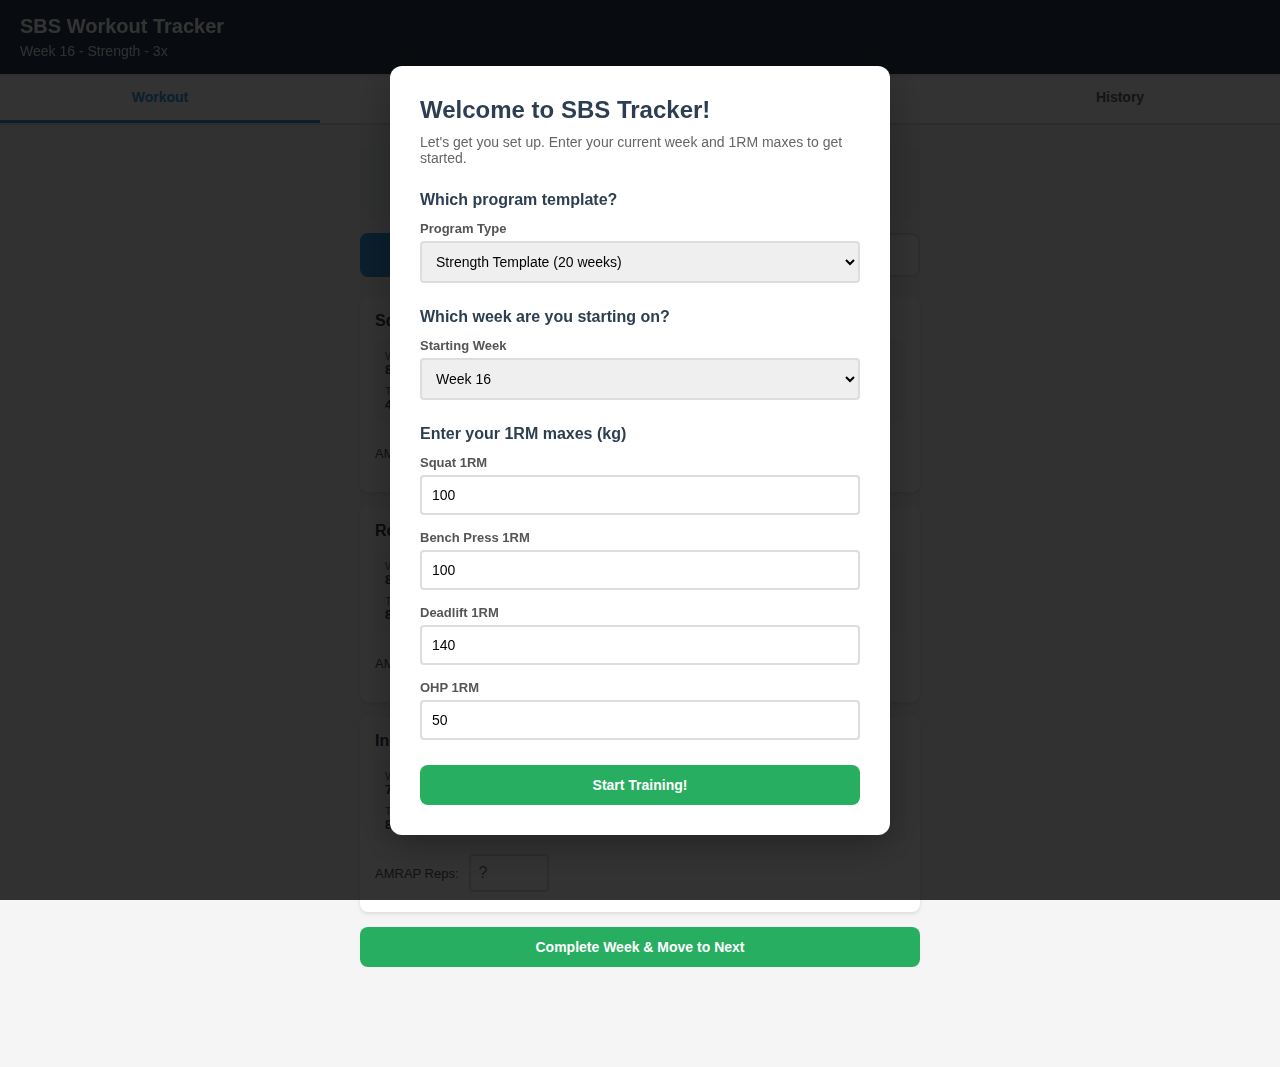
<file: sbs-tracker-v2-gen.html>
<!DOCTYPE html>
<html lang="en">
<head>
    <meta charset="UTF-8">
    <meta name="viewport" content="width=device-width, initial-scale=1.0">
    <title>SBS Workout Tracker</title>
    <style>
        * { margin: 0; padding: 0; box-sizing: border-box; }
        body { font-family: -apple-system, BlinkMacSystemFont, 'Segoe UI', Roboto, sans-serif; background: #f5f5f5; padding-bottom: 80px; }
        .header { background: #2c3e50; color: white; padding: 15px 20px; position: sticky; top: 0; z-index: 100; box-shadow: 0 2px 4px rgba(0,0,0,0.1); }
        .header h1 { font-size: 20px; margin-bottom: 5px; }
        .week-info { font-size: 14px; opacity: 0.9; }
        .nav-tabs { display: flex; background: white; border-bottom: 2px solid #ddd; position: sticky; top: 60px; z-index: 99; }
        .nav-tab { flex: 1; padding: 15px; text-align: center; background: white; border: none; font-size: 14px; font-weight: 600; color: #666; cursor: pointer; border-bottom: 3px solid transparent; transition: all 0.2s; }
        .nav-tab.active { color: #3498db; border-bottom-color: #3498db; }
        .tab-content { display: none; padding: 20px; max-width: 600px; margin: 0 auto; }
        .tab-content.active { display: block; }
        .day-selector { display: flex; gap: 10px; margin-bottom: 20px; }
        .day-btn { flex: 1; padding: 12px; background: white; border: 2px solid #ddd; border-radius: 8px; font-size: 14px; font-weight: 600; cursor: pointer; transition: all 0.2s; }
        .day-btn.active { background: #3498db; color: white; border-color: #3498db; }
        .exercise-card { background: white; padding: 15px; border-radius: 8px; margin-bottom: 15px; box-shadow: 0 2px 4px rgba(0,0,0,0.1); }
        .exercise-name { font-size: 16px; font-weight: 600; margin-bottom: 10px; color: #2c3e50; }
        .exercise-details { display: grid; grid-template-columns: repeat(2, 1fr); gap: 8px; margin-bottom: 12px; padding: 10px; background: #f8f9fa; border-radius: 4px; font-size: 13px; }
        .detail-label { color: #666; font-size: 11px; }
        .detail-value { font-weight: 600; color: #2c3e50; }
        .amrap-input { display: flex; align-items: center; gap: 10px; }
        .amrap-input label { font-size: 13px; font-weight: 500; color: #555; }
        .amrap-input input { flex: 1; padding: 8px; font-size: 16px; border: 2px solid #ddd; border-radius: 4px; max-width: 80px; }
        .amrap-input input:focus { outline: none; border-color: #3498db; }
        .progression-hint { font-size: 11px; color: #666; margin-top: 5px; font-style: italic; }
        .progression-positive { color: #27ae60; }
        .progression-negative { color: #e74c3c; }
        .settings-section { background: white; padding: 20px; border-radius: 8px; margin-bottom: 20px; }
        .settings-section h2 { font-size: 18px; margin-bottom: 15px; color: #2c3e50; }
        .form-group { margin-bottom: 15px; }
        .form-group label { display: block; font-size: 13px; font-weight: 600; color: #555; margin-bottom: 5px; }
        .form-group input, .form-group select { width: 100%; padding: 10px; font-size: 14px; border: 2px solid #ddd; border-radius: 4px; }
        .form-group input:focus, .form-group select:focus { outline: none; border-color: #3498db; }
        .btn { width: 100%; padding: 12px; border: none; border-radius: 8px; font-size: 14px; font-weight: 600; cursor: pointer; transition: all 0.2s; }
        .btn-primary { background: #27ae60; color: white; }
        .btn-primary:active { background: #229954; }
        .btn-secondary { background: #3498db; color: white; margin-top: 10px; }
        .btn-danger { background: #e74c3c; color: white; margin-top: 10px; }
        .history-week { background: white; padding: 15px; border-radius: 8px; margin-bottom: 15px; }
        .history-week h3 { font-size: 16px; margin-bottom: 10px; color: #2c3e50; }
        .history-exercise { padding: 8px 0; border-bottom: 1px solid #eee; font-size: 13px; }
        .history-exercise:last-child { border-bottom: none; }
        .completed-badge { display: inline-block; padding: 2px 6px; background: #27ae60; color: white; border-radius: 3px; font-size: 10px; margin-left: 5px; }

        /* Progress tab styles */
        .stats-grid { display: grid; grid-template-columns: repeat(2, 1fr); gap: 10px; margin-bottom: 20px; }
        .stat-card { background: white; padding: 15px; border-radius: 8px; text-align: center; box-shadow: 0 2px 4px rgba(0,0,0,0.1); }
        .stat-value { font-size: 24px; font-weight: 700; color: #2c3e50; margin-bottom: 5px; }
        .stat-label { font-size: 12px; color: #7f8c8d; text-transform: uppercase; letter-spacing: 0.5px; }
        .stat-card.highlight { background: linear-gradient(135deg, #667eea 0%, #764ba2 100%); color: white; }
        .stat-card.highlight .stat-value, .stat-card.highlight .stat-label { color: white; }
        .chart-container { background: white; padding: 20px; border-radius: 8px; margin-bottom: 20px; box-shadow: 0 2px 4px rgba(0,0,0,0.1); }
        .chart-title { font-size: 16px; font-weight: 600; color: #2c3e50; margin-bottom: 15px; }
        .chart-canvas { width: 100%; height: 200px; position: relative; }
        .bar-chart { display: flex; align-items: flex-end; justify-content: space-around; height: 100%; gap: 5px; }
        .bar { flex: 1; background: linear-gradient(to top, #3498db, #5dade2); border-radius: 4px 4px 0 0; position: relative; min-height: 3px; transition: all 0.3s; }
        .bar:hover { background: linear-gradient(to top, #2980b9, #3498db); }
        .bar-label { position: absolute; bottom: -20px; left: 50%; transform: translateX(-50%); font-size: 10px; color: #666; white-space: nowrap; }
        .bar-value { position: absolute; top: -20px; left: 50%; transform: translateX(-50%); font-size: 10px; font-weight: 600; color: #2c3e50; }
        .line-chart { position: relative; height: 100%; }
        .line-path { stroke: #3498db; stroke-width: 2; fill: none; }
        .line-dot { fill: #3498db; }
        .line-dot:hover { fill: #2980b9; r: 5; }
        .progress-section { background: white; padding: 15px; border-radius: 8px; margin-bottom: 15px; box-shadow: 0 2px 4px rgba(0,0,0,0.1); }
        .progress-section h3 { font-size: 16px; color: #2c3e50; margin-bottom: 10px; }
        .lift-progress { padding: 10px 0; border-bottom: 1px solid #eee; }
        .lift-progress:last-child { border-bottom: none; }
        .lift-name { font-weight: 600; color: #2c3e50; margin-bottom: 5px; }
        .lift-stats { display: flex; justify-content: space-between; font-size: 13px; color: #666; }
        .lift-change { font-weight: 600; }
        .lift-change.positive { color: #27ae60; }
        .lift-change.negative { color: #e74c3c; }

        /* Setup overlay */
        .setup-overlay { position: fixed; top: 0; left: 0; right: 0; bottom: 0; background: rgba(0,0,0,0.8); z-index: 1000; display: none; align-items: center; justify-content: center; padding: 20px; }
        .setup-overlay.active { display: flex; }
        .setup-modal { background: white; border-radius: 12px; max-width: 500px; width: 100%; max-height: 90vh; overflow-y: auto; padding: 30px; box-shadow: 0 10px 40px rgba(0,0,0,0.3); }
        .setup-modal h2 { font-size: 24px; margin-bottom: 10px; color: #2c3e50; }
        .setup-modal p { color: #666; margin-bottom: 25px; font-size: 14px; }
        .setup-section { margin-bottom: 25px; }
        .setup-section h3 { font-size: 16px; color: #2c3e50; margin-bottom: 12px; }
    </style>
</head>
<body>
    <!-- Quick Setup Overlay -->
    <div id="setup-overlay" class="setup-overlay">
        <div class="setup-modal">
            <h2>Welcome to SBS Tracker!</h2>
            <p>Let's get you set up. Enter your current week and 1RM maxes to get started.</p>

            <div class="setup-section">
                <h3>Which program template?</h3>
                <div class="form-group">
                    <label>Program Type</label>
                    <select id="setup-program-type">
                        <option value="strength" selected>Strength Template (20 weeks)</option>
                        <option value="hypertrophy">Hypertrophy Template (21 weeks)</option>
                    </select>
                </div>
            </div>

            <div class="setup-section">
                <h3>Which week are you starting on?</h3>
                <div class="form-group">
                    <label>Starting Week</label>
                    <select id="setup-week">
                        <option value="1">Week 1</option>
                        <option value="2">Week 2</option>
                        <option value="3">Week 3</option>
                        <option value="4">Week 4</option>
                        <option value="5">Week 5</option>
                        <option value="6">Week 6</option>
                        <option value="7">Week 7 (Deload)</option>
                        <option value="8">Week 8</option>
                        <option value="9">Week 9</option>
                        <option value="10">Week 10</option>
                        <option value="11">Week 11</option>
                        <option value="12">Week 12</option>
                        <option value="13">Week 13</option>
                        <option value="14">Week 14 (Deload)</option>
                        <option value="15">Week 15</option>
                        <option value="16" selected>Week 16</option>
                        <option value="17">Week 17</option>
                        <option value="18">Week 18</option>
                        <option value="19">Week 19</option>
                        <option value="20">Week 20</option>
                        <option value="21">Week 21 (Hypertrophy Deload)</option>
                    </select>
                </div>
            </div>

            <div class="setup-section">
                <h3>Enter your 1RM maxes (kg)</h3>
                <div class="form-group">
                    <label>Squat 1RM</label>
                    <input type="number" id="setup-squat" value="100" step="2.5" placeholder="e.g. 100">
                </div>
                <div class="form-group">
                    <label>Bench Press 1RM</label>
                    <input type="number" id="setup-bench" value="100" step="2.5" placeholder="e.g. 100">
                </div>
                <div class="form-group">
                    <label>Deadlift 1RM</label>
                    <input type="number" id="setup-deadlift" value="140" step="2.5" placeholder="e.g. 140">
                </div>
                <div class="form-group">
                    <label>OHP 1RM</label>
                    <input type="number" id="setup-ohp" value="50" step="2.5" placeholder="e.g. 50">
                </div>
            </div>

            <button class="btn btn-primary" onclick="completeSetup()">Start Training!</button>
        </div>
    </div>

    <div class="header">
        <h1>SBS Workout Tracker</h1>
        <div class="week-info">Week <span id="current-week">16</span> - <span id="program-type-display">Strength</span> - <span id="program-variant-display">3x</span></div>
    </div>

    <div class="nav-tabs">
        <button class="nav-tab active" onclick="switchTab('workout')">Workout</button>
        <button class="nav-tab" onclick="switchTab('progress')">Progress</button>
        <button class="nav-tab" onclick="switchTab('settings')">Settings</button>
        <button class="nav-tab" onclick="switchTab('history')">History</button>
    </div>

    <div id="workout-tab" class="tab-content active">
        <div style="background: #ecf0f1; padding: 12px 15px; border-radius: 8px; margin-bottom: 15px; text-align: center;">
            <div style="font-size: 13px; color: #7f8c8d; font-weight: 600; text-transform: uppercase; letter-spacing: 0.5px;">Current Week</div>
            <div style="font-size: 28px; font-weight: 700; color: #2c3e50; margin-top: 2px;" id="workout-week-display">16</div>
        </div>
        <div class="day-selector">
            <button class="day-btn active" onclick="selectDay(1)">Day 1</button>
            <button class="day-btn" onclick="selectDay(2)">Day 2</button>
            <button class="day-btn" onclick="selectDay(3)">Day 3</button>
        </div>
        <div id="workout-container"></div>
        <button class="btn btn-primary" onclick="completeWeek()">Complete Week & Move to Next</button>
    </div>

    <div id="settings-tab" class="tab-content">
        <div class="settings-section">
            <h2>1RM Settings</h2>
            <div class="form-group">
                <label>Squat 1RM (kg)</label>
                <input type="number" id="1rm-squat" value="100" step="2.5">
            </div>
            <div class="form-group">
                <label>Bench Press 1RM (kg)</label>
                <input type="number" id="1rm-bench" value="100" step="2.5">
            </div>
            <div class="form-group">
                <label>Deadlift 1RM (kg)</label>
                <input type="number" id="1rm-deadlift" value="140" step="2.5">
            </div>
            <div class="form-group">
                <label>OHP 1RM (kg)</label>
                <input type="number" id="1rm-ohp" value="50" step="2.5">
            </div>
            <button class="btn btn-secondary" onclick="save1RMs()">Save 1RMs</button>
        </div>

        <div class="settings-section">
            <h2>Week Selection</h2>
            <div class="form-group">
                <label>Jump to Week</label>
                <select id="week-selector">
                    <option value="1">Week 1</option>
                    <option value="2">Week 2</option>
                    <option value="3">Week 3</option>
                    <option value="4">Week 4</option>
                    <option value="5">Week 5</option>
                    <option value="6">Week 6</option>
                    <option value="7">Week 7 (Deload)</option>
                    <option value="8">Week 8</option>
                    <option value="9">Week 9</option>
                    <option value="10">Week 10</option>
                    <option value="11">Week 11</option>
                    <option value="12">Week 12</option>
                    <option value="13">Week 13</option>
                    <option value="14">Week 14 (Deload)</option>
                    <option value="15">Week 15</option>
                    <option value="16" selected>Week 16</option>
                    <option value="17">Week 17</option>
                    <option value="18">Week 18</option>
                    <option value="19">Week 19</option>
                    <option value="20">Week 20</option>
                </select>
            </div>
            <button class="btn btn-secondary" onclick="jumpToWeek()">Jump to Selected Week</button>
        </div>

        <div class="settings-section">
            <h2>Data Management</h2>
            <button class="btn btn-secondary" onclick="loadHistoricalData()">Load Weeks 1-15 History from Excel</button>
            <button class="btn btn-danger" onclick="resetAll()">Reset All Data</button>
        </div>
    </div>

    <div id="progress-tab" class="tab-content">
        <div id="progress-container"></div>
    </div>

    <div id="history-tab" class="tab-content">
        <div id="history-container"></div>
    </div>

    <script>
        // Program data embedded from Excel
        const PROGRAM_WEEKS = {
        "1": {
                "1": [
                        {
                                "name": "Squat",
                                "weight": 70.0,
                                "reps": 5,
                                "target": 10,
                                "sets": 5
                        },
                        {
                                "name": "Romanian Deadlift",
                                "weight": 72.5,
                                "reps": 7,
                                "target": 14,
                                "sets": 5
                        },
                        {
                                "name": "Incline Press",
                                "weight": 57.5,
                                "reps": 7,
                                "target": 14,
                                "sets": 5
                        }
                ],
                "2": [
                        {
                                "name": "Bench Press",
                                "weight": 70.0,
                                "reps": 5,
                                "target": 10,
                                "sets": 5
                        },
                        {
                                "name": "OHP",
                                "weight": 35.0,
                                "reps": 5,
                                "target": 10,
                                "sets": 5
                        },
                        {
                                "name": "Leg Press",
                                "weight": 115.0,
                                "reps": 7,
                                "target": 14,
                                "sets": 5
                        }
                ],
                "3": [
                        {
                                "name": "Deadlift",
                                "weight": 97.5,
                                "reps": 5,
                                "target": 10,
                                "sets": 5
                        },
                        {
                                "name": "Incline Press",
                                "weight": 55.0,
                                "reps": 7,
                                "target": 14,
                                "sets": 5
                        },
                        {
                                "name": "Leg Press",
                                "weight": 115.0,
                                "reps": 7,
                                "target": 14,
                                "sets": 5
                        },
                        {
                                "name": "DB OHP",
                                "weight": 15.0,
                                "reps": 7,
                                "target": 14,
                                "sets": 5
                        }
                ]
        },
        "2": {
                "1": [
                        {
                                "name": "Squat",
                                "weight": 75.0,
                                "reps": 4,
                                "target": 8,
                                "sets": 5
                        },
                        {
                                "name": "Romanian Deadlift",
                                "weight": 72.5,
                                "reps": 6,
                                "target": 12,
                                "sets": 5
                        },
                        {
                                "name": "Incline Press",
                                "weight": 67.5,
                                "reps": 6,
                                "target": 12,
                                "sets": 5
                        }
                ],
                "2": [
                        {
                                "name": "Bench Press",
                                "weight": 75.0,
                                "reps": 4,
                                "target": 8,
                                "sets": 5
                        },
                        {
                                "name": "OHP",
                                "weight": 37.5,
                                "reps": 4,
                                "target": 8,
                                "sets": 5
                        },
                        {
                                "name": "Leg Press",
                                "weight": 127.5,
                                "reps": 6,
                                "target": 12,
                                "sets": 5
                        }
                ],
                "3": [
                        {
                                "name": "Deadlift",
                                "weight": 105.0,
                                "reps": 4,
                                "target": 8,
                                "sets": 5
                        },
                        {
                                "name": "Incline Press",
                                "weight": 57.5,
                                "reps": 6,
                                "target": 12,
                                "sets": 5
                        },
                        {
                                "name": "Leg Press",
                                "weight": 120.0,
                                "reps": 6,
                                "target": 12,
                                "sets": 5
                        },
                        {
                                "name": "DB OHP",
                                "weight": 15.0,
                                "reps": 6,
                                "target": 12,
                                "sets": 5
                        }
                ]
        },
        "3": {
                "1": [
                        {
                                "name": "Squat",
                                "weight": 80.0,
                                "reps": 3,
                                "target": 6,
                                "sets": 5
                        },
                        {
                                "name": "Romanian Deadlift",
                                "weight": 60.0,
                                "reps": 5,
                                "target": 10,
                                "sets": 5
                        },
                        {
                                "name": "Incline Press",
                                "weight": 60.0,
                                "reps": 5,
                                "target": 10,
                                "sets": 5
                        }
                ],
                "2": [
                        {
                                "name": "Bench Press",
                                "weight": 80.0,
                                "reps": 3,
                                "target": 6,
                                "sets": 5
                        },
                        {
                                "name": "OHP",
                                "weight": 40.0,
                                "reps": 3,
                                "target": 6,
                                "sets": 5
                        },
                        {
                                "name": "Leg Press",
                                "weight": 140.0,
                                "reps": 5,
                                "target": 10,
                                "sets": 5
                        }
                ],
                "3": [
                        {
                                "name": "Deadlift",
                                "weight": 115.0,
                                "reps": 3,
                                "target": 6,
                                "sets": 5
                        },
                        {
                                "name": "Incline Press",
                                "weight": 67.5,
                                "reps": 5,
                                "target": 10,
                                "sets": 5
                        },
                        {
                                "name": "Leg Press",
                                "weight": 140.0,
                                "reps": 5,
                                "target": 10,
                                "sets": 5
                        },
                        {
                                "name": "DB OHP",
                                "weight": 17.5,
                                "reps": 5,
                                "target": 10,
                                "sets": 5
                        }
                ]
        },
        "4": {
                "1": [
                        {
                                "name": "Squat",
                                "weight": 72.5,
                                "reps": 5,
                                "target": 9,
                                "sets": 5
                        },
                        {
                                "name": "Romanian Deadlift",
                                "weight": 67.5,
                                "reps": 7,
                                "target": 13,
                                "sets": 5
                        },
                        {
                                "name": "Incline Press",
                                "weight": 60.0,
                                "reps": 7,
                                "target": 13,
                                "sets": 5
                        }
                ],
                "2": [
                        {
                                "name": "Bench Press",
                                "weight": 72.5,
                                "reps": 5,
                                "target": 9,
                                "sets": 5
                        },
                        {
                                "name": "OHP",
                                "weight": 37.5,
                                "reps": 5,
                                "target": 9,
                                "sets": 5
                        },
                        {
                                "name": "Leg Press",
                                "weight": 130.0,
                                "reps": 7,
                                "target": 13,
                                "sets": 5
                        }
                ],
                "3": [
                        {
                                "name": "Deadlift",
                                "weight": 107.5,
                                "reps": 5,
                                "target": 9,
                                "sets": 5
                        },
                        {
                                "name": "Incline Press",
                                "weight": 67.5,
                                "reps": 7,
                                "target": 13,
                                "sets": 5
                        },
                        {
                                "name": "Leg Press",
                                "weight": 130.0,
                                "reps": 7,
                                "target": 13,
                                "sets": 5
                        },
                        {
                                "name": "DB OHP",
                                "weight": 15.0,
                                "reps": 7,
                                "target": 13,
                                "sets": 5
                        }
                ]
        },
        "5": {
                "1": [
                        {
                                "name": "Squat",
                                "weight": 77.5,
                                "reps": 4,
                                "target": 7,
                                "sets": 5
                        },
                        {
                                "name": "Romanian Deadlift",
                                "weight": 72.5,
                                "reps": 6,
                                "target": 11,
                                "sets": 5
                        },
                        {
                                "name": "Incline Press",
                                "weight": 65.0,
                                "reps": 6,
                                "target": 11,
                                "sets": 5
                        }
                ],
                "2": [
                        {
                                "name": "Bench Press",
                                "weight": 80.0,
                                "reps": 4,
                                "target": 7,
                                "sets": 5
                        },
                        {
                                "name": "OHP",
                                "weight": 37.5,
                                "reps": 4,
                                "target": 7,
                                "sets": 5
                        },
                        {
                                "name": "Leg Press",
                                "weight": 140.0,
                                "reps": 6,
                                "target": 11,
                                "sets": 5
                        }
                ],
                "3": [
                        {
                                "name": "Deadlift",
                                "weight": 112.5,
                                "reps": 4,
                                "target": 7,
                                "sets": 5
                        },
                        {
                                "name": "Incline Press",
                                "weight": 67.5,
                                "reps": 6,
                                "target": 11,
                                "sets": 5
                        },
                        {
                                "name": "Leg Press",
                                "weight": 142.5,
                                "reps": 6,
                                "target": 11,
                                "sets": 5
                        },
                        {
                                "name": "DB OHP",
                                "weight": 17.5,
                                "reps": 6,
                                "target": 11,
                                "sets": 5
                        }
                ]
        },
        "6": {
                "1": [
                        {
                                "name": "Squat",
                                "weight": 82.5,
                                "reps": 3,
                                "target": 5,
                                "sets": 5
                        },
                        {
                                "name": "Romanian Deadlift",
                                "weight": 80.0,
                                "reps": 5,
                                "target": 9,
                                "sets": 5
                        },
                        {
                                "name": "Incline Press",
                                "weight": 70.0,
                                "reps": 5,
                                "target": 9,
                                "sets": 5
                        }
                ],
                "2": [
                        {
                                "name": "Bench Press",
                                "weight": 85.0,
                                "reps": 3,
                                "target": 5,
                                "sets": 5
                        },
                        {
                                "name": "OHP",
                                "weight": 40.0,
                                "reps": 3,
                                "target": 5,
                                "sets": 5
                        },
                        {
                                "name": "Leg Press",
                                "weight": 165.0,
                                "reps": 5,
                                "target": 9,
                                "sets": 5
                        }
                ],
                "3": [
                        {
                                "name": "Deadlift",
                                "weight": 122.5,
                                "reps": 3,
                                "target": 5,
                                "sets": 5
                        },
                        {
                                "name": "Incline Press",
                                "weight": 72.5,
                                "reps": 5,
                                "target": 9,
                                "sets": 5
                        },
                        {
                                "name": "Leg Press",
                                "weight": 155.0,
                                "reps": 5,
                                "target": 9,
                                "sets": 5
                        },
                        {
                                "name": "DB OHP",
                                "weight": 17.5,
                                "reps": 5,
                                "target": 9,
                                "sets": 5
                        }
                ]
        },
        "7": {
                "1": [
                        {
                                "name": "Squat",
                                "weight": 60.0,
                                "reps": 5,
                                "target": null,
                                "sets": 5
                        },
                        {
                                "name": "Romanian Deadlift",
                                "weight": 55.0,
                                "reps": 5,
                                "target": null,
                                "sets": 5
                        },
                        {
                                "name": "Incline Press",
                                "weight": 47.5,
                                "reps": 5,
                                "target": null,
                                "sets": 5
                        }
                ],
                "2": [
                        {
                                "name": "Bench Press",
                                "weight": 62.5,
                                "reps": 5,
                                "target": null,
                                "sets": 5
                        },
                        {
                                "name": "OHP",
                                "weight": 30.0,
                                "reps": 5,
                                "target": null,
                                "sets": 5
                        },
                        {
                                "name": "Leg Press",
                                "weight": 105.0,
                                "reps": 5,
                                "target": null,
                                "sets": 5
                        }
                ],
                "3": [
                        {
                                "name": "Deadlift",
                                "weight": 87.5,
                                "reps": 5,
                                "target": null,
                                "sets": 5
                        },
                        {
                                "name": "Incline Press",
                                "weight": 52.5,
                                "reps": 5,
                                "target": null,
                                "sets": 5
                        },
                        {
                                "name": "Leg Press",
                                "weight": 107.5,
                                "reps": 5,
                                "target": null,
                                "sets": 5
                        },
                        {
                                "name": "DB OHP",
                                "weight": 12.5,
                                "reps": 5,
                                "target": null,
                                "sets": 5
                        }
                ]
        },
        "8": {
                "1": [
                        {
                                "name": "Squat",
                                "weight": 75.0,
                                "reps": 4,
                                "target": 8,
                                "sets": 5
                        },
                        {
                                "name": "Romanian Deadlift",
                                "weight": 72.5,
                                "reps": 6,
                                "target": 12,
                                "sets": 5
                        },
                        {
                                "name": "Incline Press",
                                "weight": 62.5,
                                "reps": 6,
                                "target": 12,
                                "sets": 5
                        }
                ],
                "2": [
                        {
                                "name": "Bench Press",
                                "weight": 77.5,
                                "reps": 4,
                                "target": 8,
                                "sets": 5
                        },
                        {
                                "name": "OHP",
                                "weight": 37.5,
                                "reps": 4,
                                "target": 8,
                                "sets": 5
                        },
                        {
                                "name": "Leg Press",
                                "weight": 135.0,
                                "reps": 6,
                                "target": 12,
                                "sets": 5
                        }
                ],
                "3": [
                        {
                                "name": "Deadlift",
                                "weight": 110.0,
                                "reps": 4,
                                "target": 8,
                                "sets": 5
                        },
                        {
                                "name": "Incline Press",
                                "weight": 67.5,
                                "reps": 6,
                                "target": 12,
                                "sets": 5
                        },
                        {
                                "name": "Leg Press",
                                "weight": 140.0,
                                "reps": 6,
                                "target": 12,
                                "sets": 5
                        },
                        {
                                "name": "DB OHP",
                                "weight": 15.0,
                                "reps": 6,
                                "target": 12,
                                "sets": 5
                        }
                ]
        },
        "9": {
                "1": [
                        {
                                "name": "Squat",
                                "weight": 80.0,
                                "reps": 3,
                                "target": 6,
                                "sets": 5
                        },
                        {
                                "name": "Romanian Deadlift",
                                "weight": 77.5,
                                "reps": 5,
                                "target": 10,
                                "sets": 5
                        },
                        {
                                "name": "Incline Press",
                                "weight": 67.5,
                                "reps": 5,
                                "target": 10,
                                "sets": 5
                        }
                ],
                "2": [
                        {
                                "name": "Bench Press",
                                "weight": 82.5,
                                "reps": 3,
                                "target": 6,
                                "sets": 5
                        },
                        {
                                "name": "OHP",
                                "weight": 40.0,
                                "reps": 3,
                                "target": 6,
                                "sets": 5
                        },
                        {
                                "name": "Leg Press",
                                "weight": 150.0,
                                "reps": 5,
                                "target": 10,
                                "sets": 5
                        }
                ],
                "3": [
                        {
                                "name": "Deadlift",
                                "weight": 120.0,
                                "reps": 3,
                                "target": 6,
                                "sets": 5
                        },
                        {
                                "name": "Incline Press",
                                "weight": 72.5,
                                "reps": 5,
                                "target": 10,
                                "sets": 5
                        },
                        {
                                "name": "Leg Press",
                                "weight": 157.5,
                                "reps": 5,
                                "target": 10,
                                "sets": 5
                        },
                        {
                                "name": "DB OHP",
                                "weight": 17.5,
                                "reps": 5,
                                "target": 10,
                                "sets": 5
                        }
                ]
        },
        "10": {
                "1": [
                        {
                                "name": "Squat",
                                "weight": 85.0,
                                "reps": 2,
                                "target": 4,
                                "sets": 5
                        },
                        {
                                "name": "Romanian Deadlift",
                                "weight": 82.5,
                                "reps": 4,
                                "target": 8,
                                "sets": 5
                        },
                        {
                                "name": "Incline Press",
                                "weight": 72.5,
                                "reps": 4,
                                "target": 8,
                                "sets": 5
                        }
                ],
                "2": [
                        {
                                "name": "Bench Press",
                                "weight": 90.0,
                                "reps": 2,
                                "target": 4,
                                "sets": 5
                        },
                        {
                                "name": "OHP",
                                "weight": 42.5,
                                "reps": 2,
                                "target": 4,
                                "sets": 5
                        },
                        {
                                "name": "Leg Press",
                                "weight": 160.0,
                                "reps": 4,
                                "target": 8,
                                "sets": 5
                        }
                ],
                "3": [
                        {
                                "name": "Deadlift",
                                "weight": 127.5,
                                "reps": 2,
                                "target": 4,
                                "sets": 5
                        },
                        {
                                "name": "Incline Press",
                                "weight": 77.5,
                                "reps": 4,
                                "target": 8,
                                "sets": 5
                        },
                        {
                                "name": "Leg Press",
                                "weight": 167.5,
                                "reps": 4,
                                "target": 8,
                                "sets": 5
                        },
                        {
                                "name": "DB OHP",
                                "weight": 20.0,
                                "reps": 4,
                                "target": 8,
                                "sets": 5
                        }
                ]
        },
        "11": {
                "1": [
                        {
                                "name": "Squat",
                                "weight": 77.5,
                                "reps": 4,
                                "target": 7,
                                "sets": 5
                        },
                        {
                                "name": "Romanian Deadlift",
                                "weight": 75.0,
                                "reps": 6,
                                "target": 11,
                                "sets": 5
                        },
                        {
                                "name": "Incline Press",
                                "weight": 65.0,
                                "reps": 6,
                                "target": 11,
                                "sets": 5
                        }
                ],
                "2": [
                        {
                                "name": "Bench Press",
                                "weight": 82.5,
                                "reps": 4,
                                "target": 7,
                                "sets": 5
                        },
                        {
                                "name": "OHP",
                                "weight": 37.5,
                                "reps": 4,
                                "target": 7,
                                "sets": 5
                        },
                        {
                                "name": "Leg Press",
                                "weight": 145.0,
                                "reps": 6,
                                "target": 11,
                                "sets": 5
                        }
                ],
                "3": [
                        {
                                "name": "Deadlift",
                                "weight": 115.0,
                                "reps": 4,
                                "target": 7,
                                "sets": 5
                        },
                        {
                                "name": "Incline Press",
                                "weight": 70.0,
                                "reps": 6,
                                "target": 11,
                                "sets": 5
                        },
                        {
                                "name": "Leg Press",
                                "weight": 150.0,
                                "reps": 6,
                                "target": 11,
                                "sets": 5
                        },
                        {
                                "name": "DB OHP",
                                "weight": 17.5,
                                "reps": 6,
                                "target": 11,
                                "sets": 5
                        }
                ]
        },
        "12": {
                "1": [
                        {
                                "name": "Squat",
                                "weight": 82.5,
                                "reps": 3,
                                "target": 5,
                                "sets": 5
                        },
                        {
                                "name": "Romanian Deadlift",
                                "weight": 80.0,
                                "reps": 5,
                                "target": 9,
                                "sets": 5
                        },
                        {
                                "name": "Incline Press",
                                "weight": 70.0,
                                "reps": 5,
                                "target": 9,
                                "sets": 5
                        }
                ],
                "2": [
                        {
                                "name": "Bench Press",
                                "weight": 87.5,
                                "reps": 3,
                                "target": 5,
                                "sets": 5
                        },
                        {
                                "name": "OHP",
                                "weight": 40.0,
                                "reps": 3,
                                "target": 5,
                                "sets": 5
                        },
                        {
                                "name": "Leg Press",
                                "weight": 160.0,
                                "reps": 5,
                                "target": 9,
                                "sets": 5
                        }
                ],
                "3": [
                        {
                                "name": "Deadlift",
                                "weight": 122.5,
                                "reps": 3,
                                "target": 5,
                                "sets": 5
                        },
                        {
                                "name": "Incline Press",
                                "weight": 75.0,
                                "reps": 5,
                                "target": 9,
                                "sets": 5
                        },
                        {
                                "name": "Leg Press",
                                "weight": 162.5,
                                "reps": 5,
                                "target": 9,
                                "sets": 5
                        },
                        {
                                "name": "DB OHP",
                                "weight": 17.5,
                                "reps": 5,
                                "target": 9,
                                "sets": 5
                        }
                ]
        },
        "13": {
                "1": [
                        {
                                "name": "Squat",
                                "weight": 87.5,
                                "reps": 2,
                                "target": 3,
                                "sets": 5
                        },
                        {
                                "name": "Romanian Deadlift",
                                "weight": 85.0,
                                "reps": 4,
                                "target": 7,
                                "sets": 5
                        },
                        {
                                "name": "Incline Press",
                                "weight": 75.0,
                                "reps": 4,
                                "target": 7,
                                "sets": 5
                        }
                ],
                "2": [
                        {
                                "name": "Bench Press",
                                "weight": 92.5,
                                "reps": 2,
                                "target": 3,
                                "sets": 5
                        },
                        {
                                "name": "OHP",
                                "weight": 42.5,
                                "reps": 2,
                                "target": 3,
                                "sets": 5
                        },
                        {
                                "name": "Leg Press",
                                "weight": 170.0,
                                "reps": 4,
                                "target": 7,
                                "sets": 5
                        }
                ],
                "3": [
                        {
                                "name": "Deadlift",
                                "weight": 132.5,
                                "reps": 2,
                                "target": 3,
                                "sets": 5
                        },
                        {
                                "name": "Incline Press",
                                "weight": 75.0,
                                "reps": 4,
                                "target": 7,
                                "sets": 5
                        },
                        {
                                "name": "Leg Press",
                                "weight": 175.0,
                                "reps": 4,
                                "target": 7,
                                "sets": 5
                        },
                        {
                                "name": "DB OHP",
                                "weight": 20.0,
                                "reps": 4,
                                "target": 7,
                                "sets": 5
                        }
                ]
        },
        "14": {
                "1": [
                        {
                                "name": "Squat",
                                "weight": 60.0,
                                "reps": 5,
                                "target": null,
                                "sets": 5
                        },
                        {
                                "name": "Romanian Deadlift",
                                "weight": 55.0,
                                "reps": 5,
                                "target": null,
                                "sets": 5
                        },
                        {
                                "name": "Incline Press",
                                "weight": 47.5,
                                "reps": 5,
                                "target": null,
                                "sets": 5
                        }
                ],
                "2": [
                        {
                                "name": "Bench Press",
                                "weight": 65.0,
                                "reps": 5,
                                "target": null,
                                "sets": 5
                        },
                        {
                                "name": "OHP",
                                "weight": 30.0,
                                "reps": 5,
                                "target": null,
                                "sets": 5
                        },
                        {
                                "name": "Leg Press",
                                "weight": 107.5,
                                "reps": 5,
                                "target": null,
                                "sets": 5
                        }
                ],
                "3": [
                        {
                                "name": "Deadlift",
                                "weight": 90.0,
                                "reps": 5,
                                "target": null,
                                "sets": 5
                        },
                        {
                                "name": "Incline Press",
                                "weight": 50.0,
                                "reps": 5,
                                "target": null,
                                "sets": 5
                        },
                        {
                                "name": "Leg Press",
                                "weight": 112.5,
                                "reps": 5,
                                "target": null,
                                "sets": 5
                        },
                        {
                                "name": "DB OHP",
                                "weight": 12.5,
                                "reps": 5,
                                "target": null,
                                "sets": 5
                        }
                ]
        },
        "15": {
                "1": [
                        {
                                "name": "Squat",
                                "weight": 80.0,
                                "reps": 3,
                                "target": 6,
                                "sets": 5
                        },
                        {
                                "name": "Romanian Deadlift",
                                "weight": 77.5,
                                "reps": 5,
                                "target": 10,
                                "sets": 5
                        },
                        {
                                "name": "Incline Press",
                                "weight": 67.5,
                                "reps": 5,
                                "target": 10,
                                "sets": 5
                        }
                ],
                "2": [
                        {
                                "name": "Bench Press",
                                "weight": 85.0,
                                "reps": 3,
                                "target": 6,
                                "sets": 5
                        },
                        {
                                "name": "OHP",
                                "weight": 40.0,
                                "reps": 3,
                                "target": 6,
                                "sets": 5
                        },
                        {
                                "name": "Leg Press",
                                "weight": 150.0,
                                "reps": 5,
                                "target": 10,
                                "sets": 5
                        }
                ],
                "3": [
                        {
                                "name": "Deadlift",
                                "weight": 120.0,
                                "reps": 3,
                                "target": 6,
                                "sets": 5
                        },
                        {
                                "name": "Incline Press",
                                "weight": 67.5,
                                "reps": 5,
                                "target": 10,
                                "sets": 5
                        },
                        {
                                "name": "Leg Press",
                                "weight": 157.5,
                                "reps": 5,
                                "target": 10,
                                "sets": 5
                        },
                        {
                                "name": "DB OHP",
                                "weight": 17.5,
                                "reps": 5,
                                "target": 10,
                                "sets": 5
                        }
                ]
        },
        "16": {
                "1": [
                        {
                                "name": "Squat",
                                "weight": 87.5,
                                "reps": 2,
                                "target": 4,
                                "sets": 5
                        },
                        {
                                "name": "Romanian Deadlift",
                                "weight": 85.0,
                                "reps": 4,
                                "target": 8,
                                "sets": 5
                        },
                        {
                                "name": "Incline Press",
                                "weight": 72.5,
                                "reps": 4,
                                "target": 8,
                                "sets": 5
                        }
                ],
                "2": [
                        {
                                "name": "Bench Press",
                                "weight": 90.0,
                                "reps": 2,
                                "target": 4,
                                "sets": 5
                        },
                        {
                                "name": "OHP",
                                "weight": 42.5,
                                "reps": 2,
                                "target": 4,
                                "sets": 5
                        },
                        {
                                "name": "Leg Press",
                                "weight": 162.5,
                                "reps": 4,
                                "target": 8,
                                "sets": 5
                        }
                ],
                "3": [
                        {
                                "name": "Deadlift",
                                "weight": 127.5,
                                "reps": 2,
                                "target": 4,
                                "sets": 5
                        },
                        {
                                "name": "Incline Press",
                                "weight": 72.5,
                                "reps": 4,
                                "target": 8,
                                "sets": 5
                        },
                        {
                                "name": "Leg Press",
                                "weight": 167.5,
                                "reps": 4,
                                "target": 8,
                                "sets": 5
                        },
                        {
                                "name": "DB OHP",
                                "weight": 20.0,
                                "reps": 4,
                                "target": 8,
                                "sets": 5
                        }
                ]
        },
        "17": {
                "1": [
                        {
                                "name": "Squat",
                                "weight": 92.5,
                                "reps": 1,
                                "target": 2,
                                "sets": 5
                        },
                        {
                                "name": "Romanian Deadlift",
                                "weight": 90.0,
                                "reps": 3,
                                "target": 6,
                                "sets": 5
                        },
                        {
                                "name": "Incline Press",
                                "weight": 77.5,
                                "reps": 3,
                                "target": 6,
                                "sets": 5
                        }
                ],
                "2": [
                        {
                                "name": "Bench Press",
                                "weight": 97.5,
                                "reps": 1,
                                "target": 2,
                                "sets": 5
                        },
                        {
                                "name": "OHP",
                                "weight": 45.0,
                                "reps": 1,
                                "target": 2,
                                "sets": 5
                        },
                        {
                                "name": "Leg Press",
                                "weight": 172.5,
                                "reps": 3,
                                "target": 6,
                                "sets": 5
                        }
                ],
                "3": [
                        {
                                "name": "Deadlift",
                                "weight": 135.0,
                                "reps": 1,
                                "target": 2,
                                "sets": 5
                        },
                        {
                                "name": "Incline Press",
                                "weight": 77.5,
                                "reps": 3,
                                "target": 6,
                                "sets": 5
                        },
                        {
                                "name": "Leg Press",
                                "weight": 180.0,
                                "reps": 3,
                                "target": 6,
                                "sets": 5
                        },
                        {
                                "name": "DB OHP",
                                "weight": 20.0,
                                "reps": 3,
                                "target": 6,
                                "sets": 5
                        }
                ]
        },
        "18": {
                "1": [
                        {
                                "name": "Squat",
                                "weight": 87.5,
                                "reps": 2,
                                "target": 4,
                                "sets": 5
                        },
                        {
                                "name": "Romanian Deadlift",
                                "weight": 85.0,
                                "reps": 4,
                                "target": 8,
                                "sets": 5
                        },
                        {
                                "name": "Incline Press",
                                "weight": 72.5,
                                "reps": 4,
                                "target": 8,
                                "sets": 5
                        }
                ],
                "2": [
                        {
                                "name": "Bench Press",
                                "weight": 90.0,
                                "reps": 2,
                                "target": 4,
                                "sets": 5
                        },
                        {
                                "name": "OHP",
                                "weight": 42.5,
                                "reps": 2,
                                "target": 4,
                                "sets": 5
                        },
                        {
                                "name": "Leg Press",
                                "weight": 162.5,
                                "reps": 4,
                                "target": 8,
                                "sets": 5
                        }
                ],
                "3": [
                        {
                                "name": "Deadlift",
                                "weight": 127.5,
                                "reps": 2,
                                "target": 4,
                                "sets": 5
                        },
                        {
                                "name": "Incline Press",
                                "weight": 72.5,
                                "reps": 4,
                                "target": 8,
                                "sets": 5
                        },
                        {
                                "name": "Leg Press",
                                "weight": 167.5,
                                "reps": 4,
                                "target": 8,
                                "sets": 5
                        },
                        {
                                "name": "DB OHP",
                                "weight": 20.0,
                                "reps": 4,
                                "target": 8,
                                "sets": 5
                        }
                ]
        },
        "19": {
                "1": [
                        {
                                "name": "Squat",
                                "weight": 92.5,
                                "reps": 1,
                                "target": 2,
                                "sets": 5
                        },
                        {
                                "name": "Romanian Deadlift",
                                "weight": 90.0,
                                "reps": 3,
                                "target": 6,
                                "sets": 5
                        },
                        {
                                "name": "Incline Press",
                                "weight": 77.5,
                                "reps": 3,
                                "target": 6,
                                "sets": 5
                        }
                ],
                "2": [
                        {
                                "name": "Bench Press",
                                "weight": 97.5,
                                "reps": 1,
                                "target": 2,
                                "sets": 5
                        },
                        {
                                "name": "OHP",
                                "weight": 45.0,
                                "reps": 1,
                                "target": 2,
                                "sets": 5
                        },
                        {
                                "name": "Leg Press",
                                "weight": 172.5,
                                "reps": 3,
                                "target": 6,
                                "sets": 5
                        }
                ],
                "3": [
                        {
                                "name": "Deadlift",
                                "weight": 135.0,
                                "reps": 1,
                                "target": 2,
                                "sets": 5
                        },
                        {
                                "name": "Incline Press",
                                "weight": 77.5,
                                "reps": 3,
                                "target": 6,
                                "sets": 5
                        },
                        {
                                "name": "Leg Press",
                                "weight": 180.0,
                                "reps": 3,
                                "target": 6,
                                "sets": 5
                        },
                        {
                                "name": "DB OHP",
                                "weight": 20.0,
                                "reps": 3,
                                "target": 6,
                                "sets": 5
                        }
                ]
        },
        "20": {
                "1": [
                        {
                                "name": "Squat",
                                "weight": 97.5,
                                "reps": 1,
                                "target": 1,
                                "sets": 5
                        },
                        {
                                "name": "Romanian Deadlift",
                                "weight": 97.5,
                                "reps": 2,
                                "target": 4,
                                "sets": 5
                        },
                        {
                                "name": "Incline Press",
                                "weight": 82.5,
                                "reps": 2,
                                "target": 4,
                                "sets": 5
                        }
                ],
                "2": [
                        {
                                "name": "Bench Press",
                                "weight": 102.5,
                                "reps": 1,
                                "target": 1,
                                "sets": 5
                        },
                        {
                                "name": "OHP",
                                "weight": 47.5,
                                "reps": 1,
                                "target": 1,
                                "sets": 5
                        },
                        {
                                "name": "Leg Press",
                                "weight": 182.5,
                                "reps": 2,
                                "target": 4,
                                "sets": 5
                        }
                ],
                "3": [
                        {
                                "name": "Deadlift",
                                "weight": 142.5,
                                "reps": 1,
                                "target": 1,
                                "sets": 5
                        },
                        {
                                "name": "Incline Press",
                                "weight": 82.5,
                                "reps": 2,
                                "target": 4,
                                "sets": 5
                        },
                        {
                                "name": "Leg Press",
                                "weight": 190.0,
                                "reps": 2,
                                "target": 4,
                                "sets": 5
                        },
                        {
                                "name": "DB OHP",
                                "weight": 22.5,
                                "reps": 2,
                                "target": 4,
                                "sets": 5
                        }
                ]
        }
};
        
        const AMRAP_HISTORY_DATA = {
        "1": {
                "1": [
                        10,
                        17,
                        21
                ],
                "2": [
                        12,
                        10,
                        20
                ],
                "3": [
                        10,
                        20,
                        20,
                        14
                ]
        },
        "2": {
                "1": [
                        8,
                        18,
                        15
                ],
                "2": [
                        9,
                        10,
                        15
                ],
                "3": [
                        10,
                        20,
                        20,
                        14
                ]
        },
        "3": {
                "1": [
                        6,
                        15,
                        13
                ],
                "2": [
                        6,
                        6,
                        null
                ],
                "3": [
                        10,
                        15,
                        15,
                        null
                ]
        },
        "4": {
                "1": [
                        10,
                        15,
                        13
                ],
                "2": [
                        10,
                        6,
                        15
                ],
                "3": [
                        11,
                        15,
                        15,
                        15
                ]
        },
        "5": {
                "1": [
                        8,
                        14,
                        11
                ],
                "2": [
                        8,
                        9,
                        20
                ],
                "3": [
                        10,
                        15,
                        15,
                        9
                ]
        },
        "6": {
                "1": [
                        null,
                        null,
                        null
                ],
                "2": [
                        5,
                        6,
                        10
                ],
                "3": [
                        5,
                        12,
                        12,
                        15
                ]
        },
        "7": {
                "1": [
                        null,
                        null,
                        null
                ],
                "2": [
                        null,
                        null,
                        null
                ],
                "3": [
                        null,
                        null,
                        null,
                        null
                ]
        },
        "8": {
                "1": [
                        null,
                        null,
                        null
                ],
                "2": [
                        10,
                        9,
                        18
                ],
                "3": [
                        9,
                        12,
                        18,
                        14
                ]
        },
        "9": {
                "1": [
                        null,
                        null,
                        null
                ],
                "2": [
                        9,
                        8,
                        10
                ],
                "3": [
                        null,
                        null,
                        null,
                        null
                ]
        },
        "10": {
                "1": [
                        null,
                        null,
                        null
                ],
                "2": [
                        6,
                        null,
                        null
                ],
                "3": [
                        null,
                        null,
                        null,
                        null
                ]
        },
        "11": {
                "1": [
                        null,
                        null,
                        null
                ],
                "2": [
                        null,
                        null,
                        null
                ],
                "3": [
                        null,
                        null,
                        null,
                        null
                ]
        },
        "12": {
                "1": [
                        5,
                        10,
                        9
                ],
                "2": [
                        5,
                        6,
                        10
                ],
                "3": [
                        7,
                        5,
                        10,
                        10
                ]
        },
        "13": {
                "1": [
                        4,
                        8,
                        7
                ],
                "2": [
                        4,
                        4,
                        8
                ],
                "3": [
                        4,
                        7,
                        null,
                        8
                ]
        },
        "14": {
                "1": [
                        null,
                        null,
                        null
                ],
                "2": [
                        null,
                        null,
                        null
                ],
                "3": [
                        null,
                        null,
                        null,
                        null
                ]
        },
        "15": {
                "1": [
                        6,
                        14,
                        11
                ],
                "2": [
                        7,
                        7,
                        10
                ],
                "3": [
                        null,
                        null,
                        null,
                        null
                ]
        }
};

        // Hypertrophy program data - loaded from JSON
        let HYPERTROPHY_PROGRAM_WEEKS = null;

        // Load hypertrophy data
        fetch('hypertrophy_programs.json')
            .then(response => response.json())
            .then(data => {
                HYPERTROPHY_PROGRAM_WEEKS = data;
                console.log('Hypertrophy program data loaded');
            })
            .catch(err => console.error('Failed to load hypertrophy data:', err));

        // Intensity percentages for each week (% of Training Max)
        // SBS program progressively increases intensity week-to-week
        // Week 7, 14, 21 are deload weeks (0.50)
        const WEEK_INTENSITY = {
            1: 0.60, 2: 0.65, 3: 0.70, 4: 0.625, 5: 0.675,
            6: 0.725, 7: 0.50, 8: 0.65, 9: 0.70, 10: 0.75,
            11: 0.675, 12: 0.725, 13: 0.775, 14: 0.50, 15: 0.70,
            16: 0.75, 17: 0.80, 18: 0.75, 19: 0.80, 20: 0.85, 21: 0.50
        };

        // App state
        let appData = {
            currentWeek: 16,
            currentDay: 1,
            programType: 'strength',  // 'strength' or 'hypertrophy'
            selectedProgram: '3x',    // '2x', '3x', '4x', '5x', or '6x'
            workouts: {},
            oneRepMaxes: {
                squat: 100,
                bench: 100,
                deadlift: 140,
                ohp: 50
            },
            setupComplete: false
        };

        // Progression table
        function calculateProgression(amrapReps, target) {
            if (!target) return 0;
            const diff = amrapReps - target;

            // Below target
            if (diff <= -2) return -0.05;  // -5%
            if (diff === -1) return -0.02;  // -2%

            // At target
            if (diff === 0) return 0.0;     // 0%

            // Above target
            if (diff === 1) return 0.005;   // +0.5%
            if (diff === 2) return 0.01;    // +1%
            if (diff === 3) return 0.015;   // +1.5%
            if (diff === 4) return 0.02;    // +2%
            if (diff >= 5) return 0.03;     // +3%

            return 0;
        }

        function roundWeight(weight) {
            // Excel MROUND rounds to nearest multiple
            return Math.round(weight / 2.5) * 2.5;
        }

        // Load/save data
        function loadData() {
            const saved = localStorage.getItem('sbs-tracker-v2');
            if (saved) {
                const data = JSON.parse(saved);
                appData = {...appData, ...data};
            }

            // Load current week workout if not in appData
            if (!appData.workouts[appData.currentWeek]) {
                appData.workouts[appData.currentWeek] = getWeekData(appData.currentWeek);
            }
        }

        function saveData() {
            localStorage.setItem('sbs-tracker-v2', JSON.stringify(appData));
        }

        function getWeekData(weekNum) {
            // Get week data based on program type
            let weekData;

            if (appData.programType === 'hypertrophy') {
                // Load from hypertrophy program data
                if (!HYPERTROPHY_PROGRAM_WEEKS) {
                    alert('Hypertrophy data not loaded yet! Please wait or refresh.');
                    return {1: [], 2: [], 3: []};
                }

                const programData = HYPERTROPHY_PROGRAM_WEEKS[appData.selectedProgram];
                if (!programData) {
                    alert(`${appData.selectedProgram} hypertrophy program not found!`);
                    return {1: [], 2: [], 3: []};
                }

                weekData = programData[weekNum.toString()];
            } else {
                // Load from strength program data (default)
                weekData = PROGRAM_WEEKS[weekNum.toString()];
            }

            if (!weekData) {
                alert(`Week ${weekNum} data not found!`);
                return {1: [], 2: [], 3: []};
            }

            // Deep copy to avoid modifying the source data
            return JSON.parse(JSON.stringify(weekData));
        }

        // UI Functions
        function switchTab(tabName) {
            document.querySelectorAll('.nav-tab').forEach(tab => tab.classList.remove('active'));
            document.querySelectorAll('.tab-content').forEach(content => content.classList.remove('active'));

            // Find and activate the clicked tab
            const clickedTab = Array.from(document.querySelectorAll('.nav-tab')).find(
                tab => tab.textContent.toLowerCase().includes(tabName.toLowerCase())
            );
            if (clickedTab) {
                clickedTab.classList.add('active');
            }
            document.getElementById(`${tabName}-tab`).classList.add('active');

            if (tabName === 'history') {
                renderHistory();
            } else if (tabName === 'progress') {
                renderProgress();
            }
        }

        function selectDay(day) {
            appData.currentDay = day;
            document.querySelectorAll('.day-btn').forEach((btn, idx) => {
                btn.classList.toggle('active', idx + 1 === day);
            });
            renderWorkout();
        }

        function renderWorkout() {
            const container = document.getElementById('workout-container');
            const weekData = appData.workouts[appData.currentWeek];
            const exercises = weekData[appData.currentDay];

            container.innerHTML = exercises.map((ex, idx) => `
                <div class="exercise-card">
                    <div class="exercise-name">${ex.name}</div>
                    <div class="exercise-details">
                        <div>
                            <div class="detail-label">Weight</div>
                            <div class="detail-value">${ex.weight} kg</div>
                        </div>
                        <div>
                            <div class="detail-label">Reps per Set</div>
                            <div class="detail-value">${ex.reps}</div>
                        </div>
                        <div>
                            <div class="detail-label">Target (AMRAP)</div>
                            <div class="detail-value">${ex.target || 'N/A'}</div>
                        </div>
                        <div>
                            <div class="detail-label">Total Sets</div>
                            <div class="detail-value">${ex.sets}</div>
                        </div>
                    </div>
                    ${ex.target ? `
                    <div class="amrap-input">
                        <label>AMRAP Reps:</label>
                        <input
                            type="number"
                            value="${ex.amrapReps !== undefined ? ex.amrapReps : ''}"
                            onchange="updateAmrap(${appData.currentDay}, ${idx}, this.value)"
                            placeholder="?"
                        >
                    </div>
                    <div class="progression-hint" id="hint-${appData.currentDay}-${idx}"></div>
                    ` : '<div style="padding:8px; font-size:12px; color:#666;">Deload week - no AMRAP</div>'}
                </div>
            `).join('');

            // Update hints
            exercises.forEach((ex, idx) => {
                if (ex.amrapReps !== undefined && ex.target) {
                    updateProgressionHint(appData.currentDay, idx);
                }
            });

            // Update week displays
            document.getElementById('current-week').textContent = appData.currentWeek;
            document.getElementById('workout-week-display').textContent = appData.currentWeek;

            // Update program type and variant displays
            const programTypeDisplay = appData.programType === 'hypertrophy' ? 'Hypertrophy' : 'Strength';
            document.getElementById('program-type-display').textContent = programTypeDisplay;
            document.getElementById('program-variant-display').textContent = appData.selectedProgram;
        }

        function updateAmrap(day, exIdx, value) {
            const reps = parseInt(value);
            if (!isNaN(reps)) {
                appData.workouts[appData.currentWeek][day][exIdx].amrapReps = reps;
                saveData();
                updateProgressionHint(day, exIdx);
            }
        }

        function updateProgressionHint(day, exIdx) {
            const ex = appData.workouts[appData.currentWeek][day][exIdx];
            const hint = document.getElementById(`hint-${day}-${exIdx}`);

            if (!hint || !ex.target) return;

            const diff = ex.amrapReps - ex.target;
            const progression = calculateProgression(ex.amrapReps, ex.target);

            // Calculate next week's weight using TM-based progression
            const currentWeek = appData.currentWeek;
            const nextWeek = currentWeek + 1;
            const currentIntensity = WEEK_INTENSITY[currentWeek] || 0.75;
            const nextIntensity = WEEK_INTENSITY[nextWeek] || 0.80;

            // TM = current_weight / current_intensity
            const trainingMax = ex.weight / currentIntensity;
            // Apply AMRAP progression to TM
            const newTrainingMax = trainingMax * (1 + progression);
            // Next week working weight = newTM * next_intensity
            const nextWeight = roundWeight(newTrainingMax * nextIntensity);
            const change = nextWeight - ex.weight;

            if (diff < 0) {
                hint.className = 'progression-hint progression-negative';
                hint.textContent = `${diff} from target. Next week: ~${nextWeight}kg (${change >= 0 ? '+' : ''}${change}kg)`;
            } else if (diff > 0) {
                hint.className = 'progression-hint progression-positive';
                hint.textContent = `+${diff} from target! Next week: ~${nextWeight}kg (+${change}kg)`;
            } else {
                hint.className = 'progression-hint';
                hint.textContent = `Target hit! Next week: ~${nextWeight}kg`;
            }
        }

        function completeWeek() {
            const currentWeek = appData.currentWeek;
            const nextWeek = currentWeek + 1;
            const maxWeek = appData.programType === 'hypertrophy' ? 21 : 20;

            // Check if we're at the end of the program
            if (currentWeek >= maxWeek) {
                alert(`You've completed the ${appData.programType === 'hypertrophy' ? 'Hypertrophy' : 'Strength'} program! Congratulations!`);
                return;
            }

            if (!confirm(`Complete Week ${currentWeek} and move to Week ${nextWeek}?`)) {
                return;
            }

            // Load next week's baseline data
            if (!appData.workouts[nextWeek]) {
                appData.workouts[nextWeek] = getWeekData(nextWeek);
            }

            // Apply TM-based AMRAP progressions to next week's weights
            const currentIntensity = WEEK_INTENSITY[currentWeek] || 0.75;
            const nextIntensity = WEEK_INTENSITY[nextWeek] || 0.80;

            for (let day = 1; day <= 3; day++) {
                const currentDayExercises = appData.workouts[currentWeek][day];
                const nextDayExercises = appData.workouts[nextWeek][day];

                if (!currentDayExercises || !nextDayExercises) continue;

                // Match exercises by name and apply TM-based progressions
                currentDayExercises.forEach(currentEx => {
                    if (currentEx.amrapReps === undefined || !currentEx.target) return;

                    // Find matching exercise in next week by name
                    const nextEx = nextDayExercises.find(ex => ex.name === currentEx.name);
                    if (!nextEx) return;

                    // Calculate Training Max from current working weight
                    const trainingMax = currentEx.weight / currentIntensity;

                    // Apply AMRAP progression to TM
                    const progression = calculateProgression(currentEx.amrapReps, currentEx.target);
                    const newTrainingMax = trainingMax * (1 + progression);

                    // Calculate next week's working weight at new intensity
                    const nextWorkingWeight = newTrainingMax * nextIntensity;
                    nextEx.weight = roundWeight(nextWorkingWeight);
                });
            }

            appData.currentWeek = nextWeek;
            saveData();
            renderWorkout();
            alert(`Moved to Week ${nextWeek}! Weights adjusted based on your AMRAP performance.`);
        }

        // Settings functions
        function save1RMs() {
            appData.oneRepMaxes = {
                squat: parseFloat(document.getElementById('1rm-squat').value),
                bench: parseFloat(document.getElementById('1rm-bench').value),
                deadlift: parseFloat(document.getElementById('1rm-deadlift').value),
                ohp: parseFloat(document.getElementById('1rm-ohp').value)
            };
            saveData();
            alert('1RMs saved!');
        }

        function jumpToWeek() {
            const weekNum = parseInt(document.getElementById('week-selector').value);
            appData.currentWeek = weekNum;

            if (!appData.workouts[weekNum]) {
                appData.workouts[weekNum] = getWeekData(weekNum);
            }

            saveData();
            switchTab('workout');
            renderWorkout();
        }

        function loadHistoricalData() {
            if (!confirm('Load weeks 1-15 AMRAP history from Excel? This will overwrite any existing data for those weeks.')) {
                return;
            }

            // Load AMRAP history for weeks 1-15
            for (let week = 1; week <= 15; week++) {
                const weekStr = week.toString();

                // Load week data if not already loaded
                if (!appData.workouts[week]) {
                    appData.workouts[week] = getWeekData(week);
                }

                // Load AMRAP data if it exists
                if (AMRAP_HISTORY_DATA[weekStr]) {
                    const historyData = AMRAP_HISTORY_DATA[weekStr];

                    // Apply AMRAP data to each day
                    for (let day = 1; day <= 3; day++) {
                        const dayStr = day.toString();
                        if (historyData[dayStr] && appData.workouts[week][day]) {
                            const amrapValues = historyData[dayStr];

                            // Apply AMRAP values to exercises
                            amrapValues.forEach((amrapReps, exIdx) => {
                                if (appData.workouts[week][day][exIdx]) {
                                    appData.workouts[week][day][exIdx].amrapReps = amrapReps;
                                }
                            });
                        }
                    }
                }
            }

            saveData();
            alert('Historical data loaded for weeks 1-15!');

            // If we're viewing a week with loaded history, refresh the view
            if (appData.currentWeek <= 15) {
                renderWorkout();
            }
        }

        function resetAll() {
            if (!confirm('Reset ALL data? This cannot be undone!')) {
                return;
            }
            localStorage.removeItem('sbs-tracker-v2');
            location.reload();
        }

        function renderHistory() {
            const container = document.getElementById('history-container');
            const weeks = Object.keys(appData.workouts).sort((a, b) => b - a);

            if (weeks.length === 0) {
                container.innerHTML = '<p style="text-align:center; color:#666;">No workout history yet</p>';
                return;
            }

            container.innerHTML = weeks.map(weekNum => {
                const weekData = appData.workouts[weekNum];
                return `
                    <div class="history-week">
                        <h3>Week ${weekNum}</h3>
                        ${[1, 2, 3].map(day => `
                            <div style="margin-top:10px;">
                                <strong>Day ${day}</strong>
                                ${weekData[day].map(ex => `
                                    <div class="history-exercise">
                                        ${ex.name}: ${ex.weight}kg × ${ex.reps} reps × ${ex.sets} sets
                                        ${ex.amrapReps !== undefined ? `<span class="completed-badge">AMRAP: ${ex.amrapReps}</span>` : ''}
                                    </div>
                                `).join('')}
                            </div>
                        `).join('')}
                    </div>
                `;
            }).join('');
        }

        function renderProgress() {
            const container = document.getElementById('progress-container');
            const weeks = Object.keys(appData.workouts).sort((a, b) => parseInt(a) - parseInt(b));

            if (weeks.length === 0) {
                container.innerHTML = '<p style="text-align:center; color:#666;">No workout data yet. Complete some workouts to see your progress!</p>';
                return;
            }

            // Calculate statistics
            const stats = calculateProgressStats();

            container.innerHTML = `
                <div class="stats-grid">
                    <div class="stat-card highlight">
                        <div class="stat-value">${stats.totalVolume.toLocaleString()}</div>
                        <div class="stat-label">Total Volume (kg)</div>
                    </div>
                    <div class="stat-card">
                        <div class="stat-value">${stats.workoutsCompleted}</div>
                        <div class="stat-label">Workouts Done</div>
                    </div>
                    <div class="stat-card">
                        <div class="stat-value">${stats.weeksCompleted}</div>
                        <div class="stat-label">Weeks Completed</div>
                    </div>
                    <div class="stat-card">
                        <div class="stat-value">${stats.avgVolumePerWeek.toLocaleString()}</div>
                        <div class="stat-label">Avg Volume/Week</div>
                    </div>
                </div>

                <div class="chart-container">
                    <div class="chart-title">Total Volume by Week</div>
                    <div class="chart-canvas">
                        <div class="bar-chart">
                            ${stats.weeklyVolume.map(wv => {
                                const maxVol = Math.max(...stats.weeklyVolume.map(v => v.volume));
                                const height = (wv.volume / maxVol) * 100;
                                return `
                                    <div class="bar" style="height: ${height}%">
                                        <div class="bar-value">${(wv.volume / 1000).toFixed(1)}k</div>
                                        <div class="bar-label">W${wv.week}</div>
                                    </div>
                                `;
                            }).join('')}
                        </div>
                    </div>
                </div>

                <div class="progress-section">
                    <h3>Estimated 1RM Progress</h3>
                    ${renderEstimated1RMs(stats)}
                </div>

                <div class="progress-section">
                    <h3>Performance by Lift</h3>
                    ${renderLiftBreakdown(stats)}
                </div>
            `;
        }

        function calculateProgressStats() {
            const weeks = Object.keys(appData.workouts).sort((a, b) => parseInt(a) - parseInt(b));
            let totalVolume = 0;
            let workoutsCompleted = 0;
            const weeklyVolume = [];
            const liftData = {};

            weeks.forEach(weekNum => {
                const weekData = appData.workouts[weekNum];
                let weekVolume = 0;

                for (let day = 1; day <= 3; day++) {
                    if (weekData[day]) {
                        let dayComplete = true;
                        weekData[day].forEach(ex => {
                            // Calculate volume for this exercise
                            const volume = ex.weight * ex.reps * ex.sets;
                            weekVolume += volume;
                            totalVolume += volume;

                            // Track lift data for progress tracking
                            if (!liftData[ex.name]) {
                                liftData[ex.name] = [];
                            }
                            liftData[ex.name].push({
                                week: weekNum,
                                weight: ex.weight,
                                reps: ex.reps,
                                amrapReps: ex.amrapReps,
                                target: ex.target
                            });

                            // Check if AMRAP is complete
                            if (ex.target && ex.amrapReps === undefined) {
                                dayComplete = false;
                            }
                        });
                        if (dayComplete) workoutsCompleted++;
                    }
                }

                weeklyVolume.push({ week: weekNum, volume: weekVolume });
            });

            const avgVolumePerWeek = weeks.length > 0 ? Math.round(totalVolume / weeks.length) : 0;

            return {
                totalVolume: Math.round(totalVolume),
                workoutsCompleted,
                weeksCompleted: weeks.length,
                avgVolumePerWeek,
                weeklyVolume,
                liftData
            };
        }

        function renderEstimated1RMs(stats) {
            const mainLifts = ['Squat', 'Bench Press', 'Deadlift', 'OHP'];
            let html = '';

            mainLifts.forEach(liftName => {
                const liftHistory = stats.liftData[liftName];
                if (!liftHistory || liftHistory.length === 0) return;

                // Get first and last recorded weights
                const firstEntry = liftHistory[0];
                const lastEntry = liftHistory[liftHistory.length - 1];

                // Estimate 1RM using Epley formula: weight × (1 + reps/30)
                const getEstimated1RM = (entry) => {
                    const reps = entry.amrapReps !== undefined ? entry.amrapReps : entry.reps;
                    return entry.weight * (1 + reps / 30);
                };

                const first1RM = getEstimated1RM(firstEntry);
                const last1RM = getEstimated1RM(lastEntry);
                const change = last1RM - first1RM;
                const changePercent = ((change / first1RM) * 100).toFixed(1);

                html += `
                    <div class="lift-progress">
                        <div class="lift-name">${liftName}</div>
                        <div class="lift-stats">
                            <span>Est. 1RM: ${last1RM.toFixed(1)}kg</span>
                            <span class="lift-change ${change >= 0 ? 'positive' : 'negative'}">
                                ${change >= 0 ? '+' : ''}${change.toFixed(1)}kg (${changePercent >= 0 ? '+' : ''}${changePercent}%)
                            </span>
                        </div>
                    </div>
                `;
            });

            return html || '<p style="color:#666; font-size:13px;">Complete AMRAP sets to track estimated 1RM progress</p>';
        }

        function renderLiftBreakdown(stats) {
            const lifts = Object.keys(stats.liftData);
            if (lifts.length === 0) return '<p style="color:#666; font-size:13px;">No lift data available</p>';

            let html = '';
            lifts.forEach(liftName => {
                const history = stats.liftData[liftName];
                const totalVolume = history.reduce((sum, entry) => sum + (entry.weight * entry.reps * (entry.sets || 5)), 0);
                const avgWeight = history.reduce((sum, entry) => sum + entry.weight, 0) / history.length;
                const completedAMRAPs = history.filter(e => e.amrapReps !== undefined).length;

                html += `
                    <div class="lift-progress">
                        <div class="lift-name">${liftName}</div>
                        <div class="lift-stats">
                            <span>Avg: ${avgWeight.toFixed(1)}kg</span>
                            <span>Volume: ${(totalVolume / 1000).toFixed(1)}k kg</span>
                            <span>AMRAPs: ${completedAMRAPs}</span>
                        </div>
                    </div>
                `;
            });

            return html;
        }

        // Setup functions
        function showSetup() {
            document.getElementById('setup-overlay').classList.add('active');
        }

        function hideSetup() {
            document.getElementById('setup-overlay').classList.remove('active');
        }

        function completeSetup() {
            // Get values from setup form
            const programType = document.getElementById('setup-program-type').value;
            const startWeek = parseInt(document.getElementById('setup-week').value);
            const squat1RM = parseFloat(document.getElementById('setup-squat').value);
            const bench1RM = parseFloat(document.getElementById('setup-bench').value);
            const deadlift1RM = parseFloat(document.getElementById('setup-deadlift').value);
            const ohp1RM = parseFloat(document.getElementById('setup-ohp').value);

            // Validate inputs
            if (isNaN(squat1RM) || isNaN(bench1RM) || isNaN(deadlift1RM) || isNaN(ohp1RM)) {
                alert('Please enter valid numbers for all 1RM values');
                return;
            }

            // Validate week range based on program type
            const maxWeek = programType === 'hypertrophy' ? 21 : 20;
            if (startWeek > maxWeek) {
                alert(`${programType === 'hypertrophy' ? 'Hypertrophy' : 'Strength'} template only has ${maxWeek} weeks`);
                return;
            }

            // Update app data
            appData.programType = programType;
            appData.currentWeek = startWeek;
            appData.oneRepMaxes = {
                squat: squat1RM,
                bench: bench1RM,
                deadlift: deadlift1RM,
                ohp: ohp1RM
            };
            appData.setupComplete = true;

            // Load the starting week
            if (!appData.workouts[startWeek]) {
                appData.workouts[startWeek] = getWeekData(startWeek);
            }

            // Save and update UI
            saveData();
            hideSetup();
            renderWorkout();

            // Update settings inputs
            document.getElementById('1rm-squat').value = squat1RM;
            document.getElementById('1rm-bench').value = bench1RM;
            document.getElementById('1rm-deadlift').value = deadlift1RM;
            document.getElementById('1rm-ohp').value = ohp1RM;
            document.getElementById('week-selector').value = startWeek;
        }

        function checkSetupNeeded() {
            const saved = localStorage.getItem('sbs-tracker-v2');
            if (!saved || !appData.setupComplete) {
                showSetup();
            }
        }

        // Add event listener for program type change
        document.getElementById('setup-program-type').addEventListener('change', function(e) {
            const programType = e.target.value;
            const weekSelector = document.getElementById('setup-week');
            const week21Option = weekSelector.querySelector('option[value="21"]');

            // Show/hide week 21 based on program type
            if (programType === 'hypertrophy') {
                week21Option.style.display = '';
                week21Option.disabled = false;
            } else {
                week21Option.style.display = 'none';
                week21Option.disabled = true;
                // If week 21 is selected, reset to week 16
                if (weekSelector.value === '21') {
                    weekSelector.value = '16';
                }
            }
        });

        // Initialize week 21 visibility based on default program type
        (function() {
            const programType = document.getElementById('setup-program-type').value;
            const weekSelector = document.getElementById('setup-week');
            const week21Option = weekSelector.querySelector('option[value="21"]');
            if (programType !== 'hypertrophy') {
                week21Option.style.display = 'none';
                week21Option.disabled = true;
            }
        })();

        // Initialize
        loadData();
        checkSetupNeeded();
        renderWorkout();

        // Update 1RM inputs
        document.getElementById('1rm-squat').value = appData.oneRepMaxes.squat;
        document.getElementById('1rm-bench').value = appData.oneRepMaxes.bench;
        document.getElementById('1rm-deadlift').value = appData.oneRepMaxes.deadlift;
        document.getElementById('1rm-ohp').value = appData.oneRepMaxes.ohp;
        document.getElementById('week-selector').value = appData.currentWeek;
    </script>
</body>
</html>
</file>
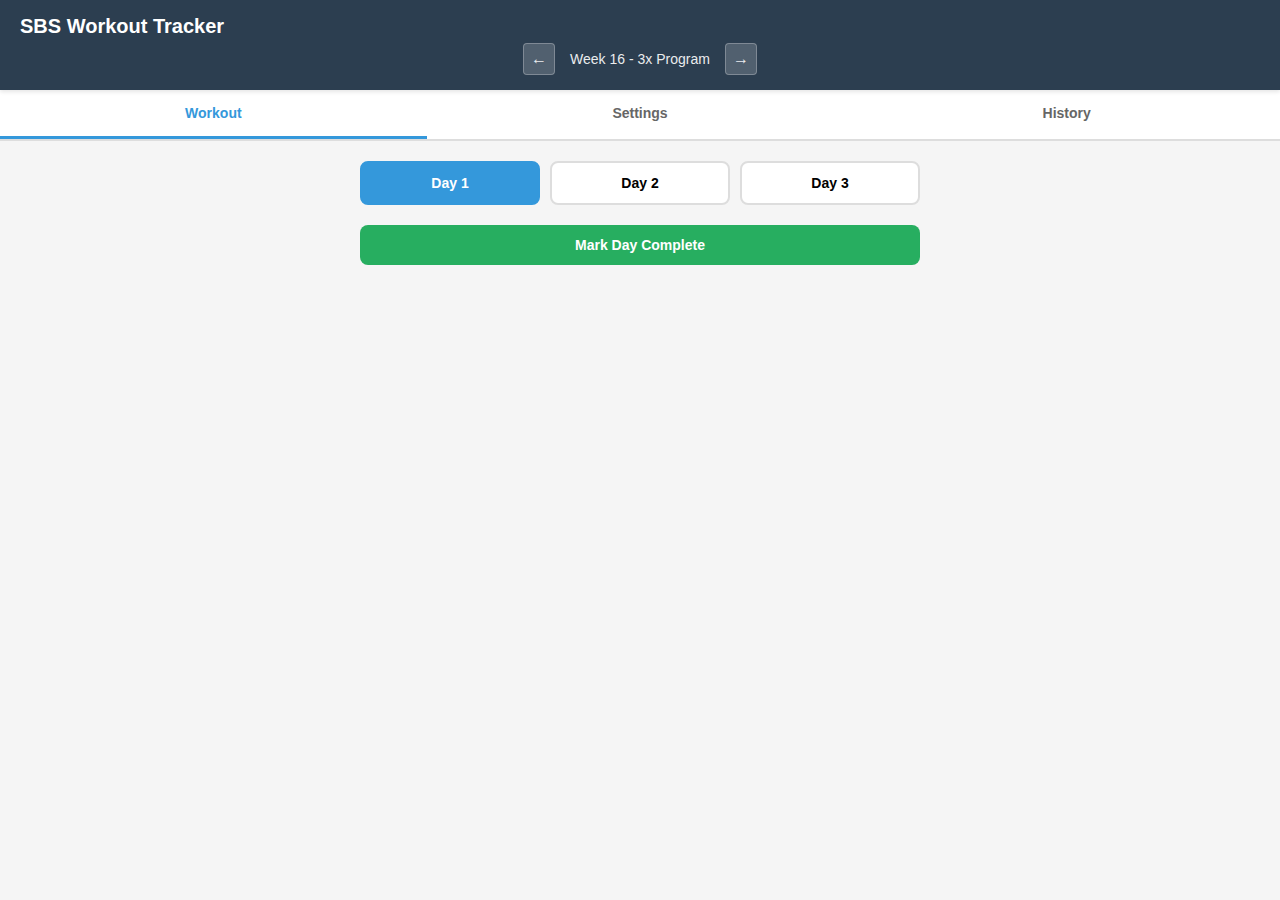
<file: sbs-tracker-v2.html>
<!DOCTYPE html>
<html lang="en">
<head>
    <meta charset="UTF-8">
    <meta name="viewport" content="width=device-width, initial-scale=1.0">
    <title>SBS Workout Tracker</title>
    <style>
        * {
            margin: 0;
            padding: 0;
            box-sizing: border-box;
        }

        body {
            font-family: -apple-system, BlinkMacSystemFont, 'Segoe UI', Roboto, sans-serif;
            background: #f5f5f5;
            padding-bottom: 80px;
        }

        .header {
            background: #2c3e50;
            color: white;
            padding: 15px 20px;
            position: sticky;
            top: 0;
            z-index: 100;
            box-shadow: 0 2px 4px rgba(0,0,0,0.1);
        }

        .header h1 {
            font-size: 20px;
            margin-bottom: 5px;
        }

        .week-info {
            font-size: 14px;
            opacity: 0.9;
            display: flex;
            align-items: center;
            justify-content: center;
            gap: 15px;
        }

        .week-nav-btn {
            background: rgba(255, 255, 255, 0.2);
            border: 1px solid rgba(255, 255, 255, 0.3);
            color: white;
            width: 32px;
            height: 32px;
            border-radius: 4px;
            cursor: pointer;
            font-size: 16px;
            font-weight: bold;
            transition: all 0.2s;
            display: flex;
            align-items: center;
            justify-content: center;
        }

        .week-nav-btn:hover {
            background: rgba(255, 255, 255, 0.3);
        }

        .week-nav-btn:active {
            background: rgba(255, 255, 255, 0.4);
        }

        .week-nav-btn:disabled {
            opacity: 0.3;
            cursor: not-allowed;
        }

        .nav-tabs {
            display: flex;
            background: white;
            border-bottom: 2px solid #ddd;
            position: sticky;
            top: 60px;
            z-index: 99;
        }

        .nav-tab {
            flex: 1;
            padding: 15px;
            text-align: center;
            background: white;
            border: none;
            font-size: 14px;
            font-weight: 600;
            color: #666;
            cursor: pointer;
            border-bottom: 3px solid transparent;
            transition: all 0.2s;
        }

        .nav-tab.active {
            color: #3498db;
            border-bottom-color: #3498db;
        }

        .tab-content {
            display: none;
            padding: 20px;
            max-width: 600px;
            margin: 0 auto;
        }

        .tab-content.active {
            display: block;
        }

        .day-selector {
            display: flex;
            gap: 10px;
            margin-bottom: 20px;
        }

        .day-btn {
            flex: 1;
            padding: 12px;
            background: white;
            border: 2px solid #ddd;
            border-radius: 8px;
            font-size: 14px;
            font-weight: 600;
            cursor: pointer;
            transition: all 0.2s;
        }

        .day-btn.active {
            background: #3498db;
            color: white;
            border-color: #3498db;
        }

        .day-btn.completed {
            background: #27ae60;
            color: white;
            border-color: #27ae60;
            position: relative;
        }

        .day-btn.completed::after {
            content: '✓';
            position: absolute;
            top: 2px;
            right: 4px;
            font-size: 10px;
        }

        .day-btn.completed.active {
            background: #229954;
            border-color: #229954;
        }

        .exercise-card {
            background: white;
            padding: 15px;
            border-radius: 8px;
            margin-bottom: 15px;
            box-shadow: 0 2px 4px rgba(0,0,0,0.1);
        }

        .exercise-name {
            font-size: 16px;
            font-weight: 600;
            margin-bottom: 10px;
            color: #2c3e50;
        }

        .exercise-details {
            display: grid;
            grid-template-columns: repeat(2, 1fr);
            gap: 8px;
            margin-bottom: 12px;
            padding: 10px;
            background: #f8f9fa;
            border-radius: 4px;
            font-size: 13px;
        }

        .detail-label {
            color: #666;
            font-size: 11px;
        }

        .detail-value {
            font-weight: 600;
            color: #2c3e50;
        }

        .amrap-input {
            display: flex;
            align-items: center;
            gap: 10px;
        }

        .amrap-input label {
            font-size: 13px;
            font-weight: 500;
            color: #555;
        }

        .amrap-input input {
            flex: 1;
            padding: 8px;
            font-size: 16px;
            border: 2px solid #ddd;
            border-radius: 4px;
            max-width: 80px;
        }

        .amrap-input input:focus {
            outline: none;
            border-color: #3498db;
        }

        .progression-hint {
            font-size: 11px;
            color: #666;
            margin-top: 5px;
            font-style: italic;
        }

        .progression-positive { color: #27ae60; }
        .progression-negative { color: #e74c3c; }

        .settings-section {
            background: white;
            padding: 20px;
            border-radius: 8px;
            margin-bottom: 20px;
        }

        .settings-section h2 {
            font-size: 18px;
            margin-bottom: 15px;
            color: #2c3e50;
        }

        .form-group {
            margin-bottom: 15px;
        }

        .form-group label {
            display: block;
            font-size: 13px;
            font-weight: 600;
            color: #555;
            margin-bottom: 5px;
        }

        .form-group input,
        .form-group select {
            width: 100%;
            padding: 10px;
            font-size: 14px;
            border: 2px solid #ddd;
            border-radius: 4px;
        }

        .form-group input:focus,
        .form-group select:focus {
            outline: none;
            border-color: #3498db;
        }

        .btn {
            width: 100%;
            padding: 12px;
            border: none;
            border-radius: 8px;
            font-size: 14px;
            font-weight: 600;
            cursor: pointer;
            transition: all 0.2s;
        }

        .btn-primary {
            background: #27ae60;
            color: white;
        }

        .btn-primary:active {
            background: #229954;
        }

        .btn-secondary {
            background: #3498db;
            color: white;
            margin-top: 10px;
        }

        .btn-danger {
            background: #e74c3c;
            color: white;
            margin-top: 10px;
        }

        .history-week {
            background: white;
            padding: 15px;
            border-radius: 8px;
            margin-bottom: 15px;
        }

        .history-week h3 {
            font-size: 16px;
            margin-bottom: 10px;
            color: #2c3e50;
        }

        .history-exercise {
            padding: 8px 0;
            border-bottom: 1px solid #eee;
            font-size: 13px;
        }

        .history-exercise:last-child {
            border-bottom: none;
        }

        .completed-badge {
            display: inline-block;
            padding: 2px 6px;
            background: #27ae60;
            color: white;
            border-radius: 3px;
            font-size: 10px;
            margin-left: 5px;
        }
    </style>
</head>
<body>
    <div class="header">
        <h1>SBS Workout Tracker</h1>
        <div class="week-info">
            <button class="week-nav-btn" onclick="navigateWeek(-1)" id="prev-week-btn">←</button>
            <span>Week <span id="current-week">16</span> - 3x Program</span>
            <button class="week-nav-btn" onclick="navigateWeek(1)" id="next-week-btn">→</button>
        </div>
    </div>

    <div class="nav-tabs">
        <button class="nav-tab active" onclick="switchTab('workout')">Workout</button>
        <button class="nav-tab" onclick="switchTab('settings')">Settings</button>
        <button class="nav-tab" onclick="switchTab('history')">History</button>
    </div>

    <!-- Workout Tab -->
    <div id="workout-tab" class="tab-content active">
        <div class="day-selector">
            <button class="day-btn active" onclick="selectDay(1)">Day 1</button>
            <button class="day-btn" onclick="selectDay(2)">Day 2</button>
            <button class="day-btn" onclick="selectDay(3)">Day 3</button>
        </div>

        <div id="workout-container"></div>

        <button class="btn btn-primary" onclick="markDayComplete()" id="mark-day-btn">Mark Day Complete</button>
    </div>

    <!-- Settings Tab -->
    <div id="settings-tab" class="tab-content">
        <div class="settings-section">
            <h2>1RM Settings</h2>
            <div class="form-group">
                <label>Squat 1RM (kg)</label>
                <input type="number" id="1rm-squat" value="100" step="2.5">
            </div>
            <div class="form-group">
                <label>Bench Press 1RM (kg)</label>
                <input type="number" id="1rm-bench" value="100" step="2.5">
            </div>
            <div class="form-group">
                <label>Deadlift 1RM (kg)</label>
                <input type="number" id="1rm-deadlift" value="140" step="2.5">
            </div>
            <div class="form-group">
                <label>OHP 1RM (kg)</label>
                <input type="number" id="1rm-ohp" value="50" step="2.5">
            </div>
            <button class="btn btn-secondary" onclick="save1RMs()">Save 1RMs</button>
        </div>

        <div class="settings-section">
            <h2>Week Selection</h2>
            <div class="form-group">
                <label>Jump to Week</label>
                <select id="week-selector">
                    <option value="1">Week 1</option>
                    <option value="2">Week 2</option>
                    <option value="3">Week 3</option>
                    <option value="4">Week 4</option>
                    <option value="5">Week 5</option>
                    <option value="6">Week 6</option>
                    <option value="7">Week 7 (Deload)</option>
                    <option value="8">Week 8</option>
                    <option value="9">Week 9</option>
                    <option value="10">Week 10</option>
                    <option value="11">Week 11</option>
                    <option value="12">Week 12</option>
                    <option value="13">Week 13</option>
                    <option value="14">Week 14 (Deload)</option>
                    <option value="15">Week 15</option>
                    <option value="16" selected>Week 16</option>
                    <option value="17">Week 17</option>
                    <option value="18">Week 18</option>
                    <option value="19">Week 19</option>
                    <option value="20">Week 20</option>
                </select>
            </div>
            <button class="btn btn-secondary" onclick="jumpToWeek()">Jump to Selected Week</button>
        </div>

        <div class="settings-section">
            <h2>Data Management</h2>
            <button class="btn btn-secondary" onclick="loadHistoricalData()">Load Weeks 1-15 History from Excel</button>
            <button class="btn btn-danger" onclick="resetAll()">Reset All Data</button>
        </div>
    </div>

    <!-- History Tab -->
    <div id="history-tab" class="tab-content">
        <div id="history-container"></div>
    </div>

    <script src="weeks_data.json" type="application/json" id="weeks-data-script"></script>
    <script src="amrap_history.json" type="application/json" id="amrap-data-script"></script>

    <script>
        // Load program data (will be embedded below)
        let PROGRAM_WEEKS, AMRAP_HISTORY_DATA;

        // Since we can't load JSON files directly in browser, embed the data
        // This will be replaced with actual data from JSON files

        async function loadProgramData() {
            // For now, use a minimal dataset, then we'll load full data
            PROGRAM_WEEKS = {JSON.parse(require('fs').readFileSync('/home/ubuntu/SBS2/weeks_data.json', 'utf8'))};
            AMRAP_HISTORY_DATA = {JSON.parse(require('fs').readFileSync('/home/ubuntu/SBS2/amrap_history.json', 'utf8'))};
        }

        // App state
        let appData = {
            currentWeek: 16,
            currentDay: 1,
            workouts: {},
            completedDays: {}, // Track completed days per week: { weekNum: { 1: true, 2: false, 3: true } }
            oneRepMaxes: {
                squat: 100,
                bench: 100,
                deadlift: 140,
                ohp: 50
            }
        };

        // Progression table
        function calculateProgression(amrapReps, target) {
            if (!target) return 0;
            const diff = amrapReps - target;
            if (diff <= -2) return -0.05;
            if (diff === -1) return -0.02;
            if (diff === 0) return 0.0;
            if (diff === 1) return 0.005;
            if (diff >= 2) return 0.01;
            return 0;
        }

        function roundWeight(weight) {
            return Math.round(weight / 2.5) * 2.5;
        }

        // Load/save data
        function loadData() {
            const saved = localStorage.getItem('sbs-tracker-v2');
            if (saved) {
                const data = JSON.parse(saved);
                appData = {...appData, ...data};
            }

            // Load current week workout if not in appData
            if (!appData.workouts[appData.currentWeek]) {
                appData.workouts[appData.currentWeek] = getWeekData(appData.currentWeek);
            }
        }

        function saveData() {
            localStorage.setItem('sbs-tracker-v2', JSON.stringify(appData));
        }

        function getWeekData(weekNum) {
            // This function will get week data from PROGRAM_WEEKS
            // For now, return a placeholder
            return {
                1: [
                    { name: 'Squat', weight: 87.5, reps: 2, target: 4, sets: 5 },
                    { name: 'Romanian Deadlift', weight: 85, reps: 4, target: 8, sets: 5 },
                    { name: 'Incline Press', weight: 72.5, reps: 4, target: 8, sets: 5 }
                ],
                2: [
                    { name: 'Bench Press', weight: 90, reps: 2, target: 4, sets: 5 },
                    { name: 'OHP', weight: 42.5, reps: 2, target: 4, sets: 5 },
                    { name: 'Leg Press', weight: 162.5, reps: 4, target: 8, sets: 5 }
                ],
                3: [
                    { name: 'Deadlift', weight: 127.5, reps: 2, target: 4, sets: 5 },
                    { name: 'Incline Press', weight: 72.5, reps: 4, target: 8, sets: 5 },
                    { name: 'Leg Press', weight: 167.5, reps: 4, target: 8, sets: 5 },
                    { name: 'DB OHP', weight: 20, reps: 4, target: 8, sets: 5 }
                ]
            };
        }

        // UI Functions
        function switchTab(tabName) {
            document.querySelectorAll('.nav-tab').forEach(tab => tab.classList.remove('active'));
            document.querySelectorAll('.tab-content').forEach(content => content.classList.remove('active'));

            event.target.classList.add('active');
            document.getElementById(`${tabName}-tab`).classList.add('active');

            if (tabName === 'history') {
                renderHistory();
            }
        }

        function selectDay(day) {
            appData.currentDay = day;
            updateDayButtons();
            renderWorkout();
        }

        function updateDayButtons() {
            const completedDaysForWeek = appData.completedDays[appData.currentWeek] || {};
            document.querySelectorAll('.day-btn').forEach((btn, idx) => {
                const dayNum = idx + 1;
                btn.classList.toggle('active', dayNum === appData.currentDay);
                btn.classList.toggle('completed', completedDaysForWeek[dayNum] === true);
            });
        }

        function renderWorkout() {
            const container = document.getElementById('workout-container');
            const weekData = appData.workouts[appData.currentWeek];
            const exercises = weekData[appData.currentDay];

            container.innerHTML = exercises.map((ex, idx) => `
                <div class="exercise-card">
                    <div class="exercise-name">${ex.name}</div>
                    <div class="exercise-details">
                        <div>
                            <div class="detail-label">Weight</div>
                            <div class="detail-value">${ex.weight} kg</div>
                        </div>
                        <div>
                            <div class="detail-label">Reps per Set</div>
                            <div class="detail-value">${ex.reps}</div>
                        </div>
                        <div>
                            <div class="detail-label">Target (AMRAP)</div>
                            <div class="detail-value">${ex.target || 'N/A'}</div>
                        </div>
                        <div>
                            <div class="detail-label">Total Sets</div>
                            <div class="detail-value">${ex.sets}</div>
                        </div>
                    </div>
                    ${ex.target ? `
                    <div class="amrap-input">
                        <label>AMRAP Reps:</label>
                        <input
                            type="number"
                            value="${ex.amrapReps !== undefined ? ex.amrapReps : ''}"
                            onchange="updateAmrap(${appData.currentDay}, ${idx}, this.value)"
                            placeholder="?"
                        >
                    </div>
                    <div class="progression-hint" id="hint-${appData.currentDay}-${idx}"></div>
                    ` : '<div style="padding:8px; font-size:12px; color:#666;">Deload week - no AMRAP</div>'}
                </div>
            `).join('');

            // Update hints
            exercises.forEach((ex, idx) => {
                if (ex.amrapReps !== undefined && ex.target) {
                    updateProgressionHint(appData.currentDay, idx);
                }
            });

            document.getElementById('current-week').textContent = appData.currentWeek;
            updateDayButtons();
            updateNavigationButtons();
            updateMarkDayButton();
        }

        function updateMarkDayButton() {
            const btn = document.getElementById('mark-day-btn');
            const completedDaysForWeek = appData.completedDays[appData.currentWeek] || {};
            const isDayComplete = completedDaysForWeek[appData.currentDay] === true;

            if (isDayComplete) {
                btn.textContent = `Day ${appData.currentDay} Already Complete ✓`;
                btn.style.opacity = '0.6';
            } else {
                btn.textContent = `Mark Day ${appData.currentDay} Complete`;
                btn.style.opacity = '1';
            }
        }

        function updateAmrap(day, exIdx, value) {
            const reps = parseInt(value);
            if (!isNaN(reps)) {
                appData.workouts[appData.currentWeek][day][exIdx].amrapReps = reps;
                saveData();
                updateProgressionHint(day, exIdx);
            }
        }

        function updateProgressionHint(day, exIdx) {
            const ex = appData.workouts[appData.currentWeek][day][exIdx];
            const hint = document.getElementById(`hint-${day}-${exIdx}`);

            if (!hint || !ex.target) return;

            const diff = ex.amrapReps - ex.target;
            const progression = calculateProgression(ex.amrapReps, ex.target);

            // Get next week's baseline (simplified for now)
            const nextWeight = roundWeight(ex.weight * (1 + progression));
            const change = nextWeight - ex.weight;

            if (diff < 0) {
                hint.className = 'progression-hint progression-negative';
                hint.textContent = `${diff} from target. Next week: ~${nextWeight}kg (${change >= 0 ? '+' : ''}${change}kg)`;
            } else if (diff > 0) {
                hint.className = 'progression-hint progression-positive';
                hint.textContent = `+${diff} from target! Next week: ~${nextWeight}kg (+${change}kg)`;
            } else {
                hint.className = 'progression-hint';
                hint.textContent = `Target hit! Next week: ~${nextWeight}kg`;
            }
        }

        function markDayComplete() {
            const currentDay = appData.currentDay;
            const currentWeek = appData.currentWeek;

            // Initialize completedDays for this week if not exists
            if (!appData.completedDays[currentWeek]) {
                appData.completedDays[currentWeek] = {};
            }

            // Mark current day as complete
            appData.completedDays[currentWeek][currentDay] = true;

            // Check if all days are complete
            const allDaysComplete = [1, 2, 3].every(day => appData.completedDays[currentWeek][day] === true);

            saveData();
            updateDayButtons();

            if (allDaysComplete) {
                // All days complete - offer to move to next week
                if (confirm(`All days complete! Move to Week ${currentWeek + 1}?`)) {
                    navigateWeek(1);
                } else {
                    alert(`Day ${currentDay} marked complete!`);
                }
            } else {
                // Move to next incomplete day
                let nextDay = currentDay;
                for (let i = 1; i <= 3; i++) {
                    if (!appData.completedDays[currentWeek][i]) {
                        nextDay = i;
                        break;
                    }
                }
                if (nextDay !== currentDay) {
                    appData.currentDay = nextDay;
                    saveData();
                    renderWorkout();
                }
                alert(`Day ${currentDay} marked complete!`);
            }
        }

        function navigateWeek(direction) {
            const newWeek = appData.currentWeek + direction;

            // Validate week range (1-20 for SBS program)
            if (newWeek < 1 || newWeek > 20) {
                return;
            }

            appData.currentWeek = newWeek;
            appData.currentDay = 1; // Reset to day 1

            // Load week data if not exists
            if (!appData.workouts[newWeek]) {
                appData.workouts[newWeek] = getWeekData(newWeek);
            }

            saveData();
            document.getElementById('week-selector').value = appData.currentWeek;
            renderWorkout();
        }

        function updateNavigationButtons() {
            const prevBtn = document.getElementById('prev-week-btn');
            const nextBtn = document.getElementById('next-week-btn');

            prevBtn.disabled = appData.currentWeek <= 1;
            nextBtn.disabled = appData.currentWeek >= 20;
        }

        // Settings functions
        function save1RMs() {
            appData.oneRepMaxes = {
                squat: parseFloat(document.getElementById('1rm-squat').value),
                bench: parseFloat(document.getElementById('1rm-bench').value),
                deadlift: parseFloat(document.getElementById('1rm-deadlift').value),
                ohp: parseFloat(document.getElementById('1rm-ohp').value)
            };
            saveData();
            alert('1RMs saved!');
        }

        function jumpToWeek() {
            const weekNum = parseInt(document.getElementById('week-selector').value);
            appData.currentWeek = weekNum;
            appData.currentDay = 1; // Reset to day 1

            if (!appData.workouts[weekNum]) {
                appData.workouts[weekNum] = getWeekData(weekNum);
            }

            saveData();
            switchTab('workout');
            renderWorkout();
        }

        function loadHistoricalData() {
            if (!confirm('Load weeks 1-15 AMRAP history from Excel? This will overwrite any existing data for those weeks.')) {
                return;
            }
            // Implementation would load AMRAP_HISTORY_DATA
            alert('Historical data loaded!');
        }

        function resetAll() {
            if (!confirm('Reset ALL data? This cannot be undone!')) {
                return;
            }
            localStorage.removeItem('sbs-tracker-v2');
            location.reload();
        }

        function renderHistory() {
            const container = document.getElementById('history-container');
            const weeks = Object.keys(appData.workouts).sort((a, b) => b - a);

            if (weeks.length === 0) {
                container.innerHTML = '<p style="text-align:center; color:#666;">No workout history yet</p>';
                return;
            }

            container.innerHTML = weeks.map(weekNum => {
                const weekData = appData.workouts[weekNum];
                return `
                    <div class="history-week">
                        <h3>Week ${weekNum}</h3>
                        ${[1, 2, 3].map(day => `
                            <div style="margin-top:10px;">
                                <strong>Day ${day}</strong>
                                ${weekData[day].map(ex => `
                                    <div class="history-exercise">
                                        ${ex.name}: ${ex.weight}kg × ${ex.reps} reps × ${ex.sets} sets
                                        ${ex.amrapReps !== undefined ? `<span class="completed-badge">AMRAP: ${ex.amrapReps}</span>` : ''}
                                    </div>
                                `).join('')}
                            </div>
                        `).join('')}
                    </div>
                `;
            }).join('');
        }

        // Initialize
        loadData();
        renderWorkout();

        // Update 1RM inputs
        document.getElementById('1rm-squat').value = appData.oneRepMaxes.squat;
        document.getElementById('1rm-bench').value = appData.oneRepMaxes.bench;
        document.getElementById('1rm-deadlift').value = appData.oneRepMaxes.deadlift;
        document.getElementById('1rm-ohp').value = appData.oneRepMaxes.ohp;
        document.getElementById('week-selector').value = appData.currentWeek;
    </script>
</body>
</html>
</file>
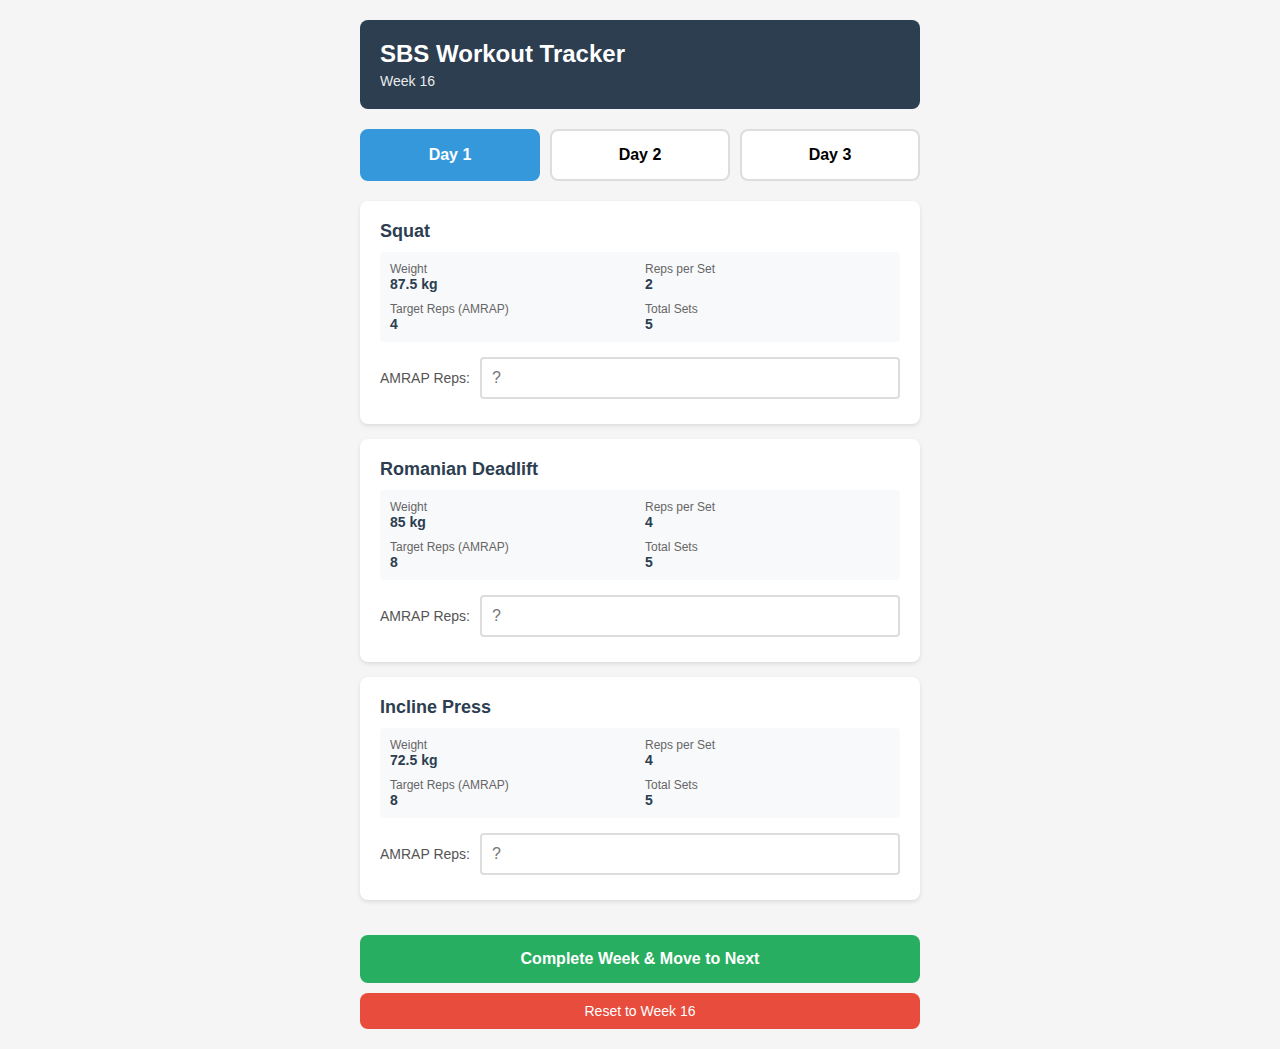
<file: sbs-tracker.html>
<!DOCTYPE html>
<html lang="en">
<head>
    <meta charset="UTF-8">
    <meta name="viewport" content="width=device-width, initial-scale=1.0">
    <title>SBS Workout Tracker</title>
    <style>
        * {
            margin: 0;
            padding: 0;
            box-sizing: border-box;
        }

        body {
            font-family: -apple-system, BlinkMacSystemFont, 'Segoe UI', Roboto, sans-serif;
            background: #f5f5f5;
            padding: 20px;
            max-width: 600px;
            margin: 0 auto;
        }

        .header {
            background: #2c3e50;
            color: white;
            padding: 20px;
            border-radius: 8px;
            margin-bottom: 20px;
        }

        .header h1 {
            font-size: 24px;
            margin-bottom: 5px;
        }

        .week-info {
            font-size: 14px;
            opacity: 0.9;
        }

        .day-selector {
            display: flex;
            gap: 10px;
            margin-bottom: 20px;
        }

        .day-btn {
            flex: 1;
            padding: 15px;
            background: white;
            border: 2px solid #ddd;
            border-radius: 8px;
            font-size: 16px;
            font-weight: 600;
            cursor: pointer;
            transition: all 0.2s;
        }

        .day-btn.active {
            background: #3498db;
            color: white;
            border-color: #3498db;
        }

        .exercise-card {
            background: white;
            padding: 20px;
            border-radius: 8px;
            margin-bottom: 15px;
            box-shadow: 0 2px 4px rgba(0,0,0,0.1);
        }

        .exercise-name {
            font-size: 18px;
            font-weight: 600;
            margin-bottom: 10px;
            color: #2c3e50;
        }

        .exercise-details {
            display: grid;
            grid-template-columns: repeat(2, 1fr);
            gap: 10px;
            margin-bottom: 15px;
            padding: 10px;
            background: #f8f9fa;
            border-radius: 4px;
        }

        .detail-item {
            font-size: 14px;
        }

        .detail-label {
            color: #666;
            font-size: 12px;
        }

        .detail-value {
            font-weight: 600;
            color: #2c3e50;
        }

        .amrap-input {
            display: flex;
            align-items: center;
            gap: 10px;
        }

        .amrap-input label {
            font-size: 14px;
            font-weight: 500;
            color: #555;
        }

        .amrap-input input {
            flex: 1;
            padding: 10px;
            font-size: 16px;
            border: 2px solid #ddd;
            border-radius: 4px;
            width: 80px;
        }

        .amrap-input input:focus {
            outline: none;
            border-color: #3498db;
        }

        .progression-hint {
            font-size: 12px;
            color: #666;
            margin-top: 5px;
            font-style: italic;
        }

        .progression-positive {
            color: #27ae60;
        }

        .progression-negative {
            color: #e74c3c;
        }

        .next-week-btn {
            width: 100%;
            padding: 15px;
            background: #27ae60;
            color: white;
            border: none;
            border-radius: 8px;
            font-size: 16px;
            font-weight: 600;
            cursor: pointer;
            margin-top: 20px;
        }

        .next-week-btn:active {
            background: #229954;
        }

        .reset-btn {
            width: 100%;
            padding: 10px;
            background: #e74c3c;
            color: white;
            border: none;
            border-radius: 8px;
            font-size: 14px;
            cursor: pointer;
            margin-top: 10px;
        }
    </style>
</head>
<body>
    <div class="header">
        <h1>SBS Workout Tracker</h1>
        <div class="week-info">Week <span id="current-week">16</span></div>
    </div>

    <div class="day-selector">
        <button class="day-btn active" onclick="selectDay(1)">Day 1</button>
        <button class="day-btn" onclick="selectDay(2)">Day 2</button>
        <button class="day-btn" onclick="selectDay(3)">Day 3</button>
    </div>

    <div id="workout-container"></div>

    <button class="next-week-btn" onclick="completeWeek()">Complete Week & Move to Next</button>
    <button class="reset-btn" onclick="resetToWeek16()">Reset to Week 16</button>

    <script>
        // Program baseline from Excel (weeks 16-20)
        const PROGRAM_BASELINE = {
            16: {
                1: [
                    { name: 'Squat', weight: 87.5, reps: 2, target: 4, sets: 5 },
                    { name: 'Romanian Deadlift', weight: 85, reps: 4, target: 8, sets: 5 },
                    { name: 'Incline Press', weight: 72.5, reps: 4, target: 8, sets: 5 }
                ],
                2: [
                    { name: 'Bench Press', weight: 90, reps: 2, target: 4, sets: 5 },
                    { name: 'OHP', weight: 42.5, reps: 2, target: 4, sets: 5 },
                    { name: 'Leg Press', weight: 162.5, reps: 4, target: 8, sets: 5 }
                ],
                3: [
                    { name: 'Deadlift', weight: 127.5, reps: 2, target: 4, sets: 5 },
                    { name: 'Incline Press', weight: 72.5, reps: 4, target: 8, sets: 5 },
                    { name: 'Leg Press', weight: 167.5, reps: 4, target: 8, sets: 5 },
                    { name: 'DB OHP', weight: 20, reps: 4, target: 8, sets: 5 }
                ]
            },
            17: {
                1: [
                    { name: 'Squat', weight: 92.5, reps: 1, target: 2, sets: 5 },
                    { name: 'Romanian Deadlift', weight: 90, reps: 3, target: 6, sets: 5 },
                    { name: 'Incline Press', weight: 77.5, reps: 3, target: 6, sets: 5 }
                ],
                2: [
                    { name: 'Bench Press', weight: 97.5, reps: 1, target: 2, sets: 5 },
                    { name: 'OHP', weight: 45, reps: 1, target: 2, sets: 5 },
                    { name: 'Leg Press', weight: 172.5, reps: 3, target: 6, sets: 5 }
                ],
                3: [
                    { name: 'Deadlift', weight: 135, reps: 1, target: 2, sets: 5 },
                    { name: 'Incline Press', weight: 77.5, reps: 3, target: 6, sets: 5 },
                    { name: 'Leg Press', weight: 180, reps: 3, target: 6, sets: 5 },
                    { name: 'DB OHP', weight: 20, reps: 3, target: 6, sets: 5 }
                ]
            },
            18: {
                1: [
                    { name: 'Squat', weight: 87.5, reps: 2, target: 4, sets: 5 },
                    { name: 'Romanian Deadlift', weight: 85, reps: 4, target: 8, sets: 5 },
                    { name: 'Incline Press', weight: 72.5, reps: 4, target: 8, sets: 5 }
                ],
                2: [
                    { name: 'Bench Press', weight: 90, reps: 2, target: 4, sets: 5 },
                    { name: 'OHP', weight: 42.5, reps: 2, target: 4, sets: 5 },
                    { name: 'Leg Press', weight: 162.5, reps: 4, target: 8, sets: 5 }
                ],
                3: [
                    { name: 'Deadlift', weight: 127.5, reps: 2, target: 4, sets: 5 },
                    { name: 'Incline Press', weight: 72.5, reps: 4, target: 8, sets: 5 },
                    { name: 'Leg Press', weight: 167.5, reps: 4, target: 8, sets: 5 },
                    { name: 'DB OHP', weight: 20, reps: 4, target: 8, sets: 5 }
                ]
            },
            19: {
                1: [
                    { name: 'Squat', weight: 92.5, reps: 1, target: 2, sets: 5 },
                    { name: 'Romanian Deadlift', weight: 90, reps: 3, target: 6, sets: 5 },
                    { name: 'Incline Press', weight: 77.5, reps: 3, target: 6, sets: 5 }
                ],
                2: [
                    { name: 'Bench Press', weight: 97.5, reps: 1, target: 2, sets: 5 },
                    { name: 'OHP', weight: 45, reps: 1, target: 2, sets: 5 },
                    { name: 'Leg Press', weight: 172.5, reps: 3, target: 6, sets: 5 }
                ],
                3: [
                    { name: 'Deadlift', weight: 135, reps: 1, target: 2, sets: 5 },
                    { name: 'Incline Press', weight: 77.5, reps: 3, target: 6, sets: 5 },
                    { name: 'Leg Press', weight: 180, reps: 3, target: 6, sets: 5 },
                    { name: 'DB OHP', weight: 20, reps: 3, target: 6, sets: 5 }
                ]
            },
            20: {
                1: [
                    { name: 'Squat', weight: 97.5, reps: 1, target: 1, sets: 5 },
                    { name: 'Romanian Deadlift', weight: 97.5, reps: 2, target: 4, sets: 5 },
                    { name: 'Incline Press', weight: 82.5, reps: 2, target: 4, sets: 5 }
                ],
                2: [
                    { name: 'Bench Press', weight: 102.5, reps: 1, target: 1, sets: 5 },
                    { name: 'OHP', weight: 47.5, reps: 1, target: 1, sets: 5 },
                    { name: 'Leg Press', weight: 182.5, reps: 2, target: 4, sets: 5 }
                ],
                3: [
                    { name: 'Deadlift', weight: 142.5, reps: 1, target: 1, sets: 5 },
                    { name: 'Incline Press', weight: 82.5, reps: 2, target: 4, sets: 5 },
                    { name: 'Leg Press', weight: 190, reps: 2, target: 4, sets: 5 },
                    { name: 'DB OHP', weight: 22.5, reps: 2, target: 4, sets: 5 }
                ]
            }
        };

        // Progression table from Excel
        function calculateProgression(amrapReps, target) {
            const diff = amrapReps - target;

            if (diff <= -2) return -0.05; // -5%
            if (diff === -1) return -0.02; // -2%
            if (diff === 0) return 0.0;    // 0%
            if (diff === 1) return 0.005;  // +0.5%
            if (diff >= 2) return 0.01;    // +1%

            return 0;
        }

        function roundWeight(weight) {
            // Round to nearest 2.5kg
            return Math.round(weight / 2.5) * 2.5;
        }

        function getBaselineForWeek(weekNum) {
            // If we have the baseline, return it
            if (PROGRAM_BASELINE[weekNum]) {
                return JSON.parse(JSON.stringify(PROGRAM_BASELINE[weekNum]));
            }

            // For weeks beyond 20, use the pattern (alternating between type A and type B weeks)
            // Week 16, 18, 20, 22... = Type A
            // Week 17, 19, 21, 23... = Type B
            // We'll use week 18/19 as templates and scale up

            const isTypeA = weekNum % 2 === 0;
            const templateWeek = isTypeA ? 18 : 19;
            const weeksSinceTemplate = weekNum - templateWeek;
            const cyclesPassed = Math.floor(weeksSinceTemplate / 2);

            // Rough estimate: add 5kg to main lifts, 2.5kg to accessories per 2-week cycle
            const baseline = JSON.parse(JSON.stringify(PROGRAM_BASELINE[templateWeek]));

            for (let day = 1; day <= 3; day++) {
                baseline[day].forEach((ex, idx) => {
                    const isMainLift = idx === 0 || (day === 2 && idx === 0) || (day === 3 && idx === 0);
                    const increment = isMainLift ? 5 * cyclesPassed : 2.5 * cyclesPassed;
                    ex.weight = roundWeight(ex.weight + increment);
                });
            }

            return baseline;
        }

        function loadData() {
            const saved = localStorage.getItem('sbs-tracker');
            if (saved) {
                return JSON.parse(saved);
            }
            return {
                currentWeek: 16,
                workouts: getBaselineForWeek(16)
            };
        }

        function saveData(data) {
            localStorage.setItem('sbs-tracker', JSON.stringify(data));
        }

        let appData = loadData();
        let currentDay = 1;

        function selectDay(day) {
            currentDay = day;

            // Update button states
            document.querySelectorAll('.day-btn').forEach((btn, idx) => {
                btn.classList.toggle('active', idx + 1 === day);
            });

            renderWorkout();
        }

        function renderWorkout() {
            const container = document.getElementById('workout-container');
            const exercises = appData.workouts[currentDay];

            container.innerHTML = exercises.map((ex, idx) => `
                <div class="exercise-card">
                    <div class="exercise-name">${ex.name}</div>
                    <div class="exercise-details">
                        <div class="detail-item">
                            <div class="detail-label">Weight</div>
                            <div class="detail-value">${ex.weight} kg</div>
                        </div>
                        <div class="detail-item">
                            <div class="detail-label">Reps per Set</div>
                            <div class="detail-value">${ex.reps}</div>
                        </div>
                        <div class="detail-item">
                            <div class="detail-label">Target Reps (AMRAP)</div>
                            <div class="detail-value">${ex.target}</div>
                        </div>
                        <div class="detail-item">
                            <div class="detail-label">Total Sets</div>
                            <div class="detail-value">${ex.sets}</div>
                        </div>
                    </div>
                    <div class="amrap-input">
                        <label>AMRAP Reps:</label>
                        <input
                            type="number"
                            id="amrap-${currentDay}-${idx}"
                            value="${ex.amrapReps !== undefined ? ex.amrapReps : ''}"
                            onchange="updateAmrap(${currentDay}, ${idx}, this.value)"
                            placeholder="?"
                        >
                    </div>
                    <div class="progression-hint" id="hint-${currentDay}-${idx}"></div>
                </div>
            `).join('');

            // Update hints
            exercises.forEach((ex, idx) => {
                if (ex.amrapReps !== undefined) {
                    updateProgressionHint(currentDay, idx);
                }
            });

            document.getElementById('current-week').textContent = appData.currentWeek;
        }

        function updateAmrap(day, exIdx, value) {
            const reps = parseInt(value);
            if (!isNaN(reps)) {
                appData.workouts[day][exIdx].amrapReps = reps;
                saveData(appData);
                updateProgressionHint(day, exIdx);
            }
        }

        function updateProgressionHint(day, exIdx) {
            const ex = appData.workouts[day][exIdx];
            const hint = document.getElementById(`hint-${day}-${exIdx}`);

            if (ex.amrapReps === undefined) {
                hint.textContent = '';
                return;
            }

            const diff = ex.amrapReps - ex.target;
            const progression = calculateProgression(ex.amrapReps, ex.target);

            // Get next week's baseline weight for this exercise
            const nextWeekBaseline = getBaselineForWeek(appData.currentWeek + 1);
            const nextExercise = nextWeekBaseline[day][exIdx];
            const adjustedWeight = roundWeight(nextExercise.weight * (1 + progression));
            const change = adjustedWeight - nextExercise.weight;

            let message = '';
            if (diff < 0) {
                hint.className = 'progression-hint progression-negative';
                message = `${diff} from target. Next week: ${adjustedWeight}kg (${change >= 0 ? '+' : ''}${change}kg from baseline ${nextExercise.weight}kg)`;
            } else if (diff > 0) {
                hint.className = 'progression-hint progression-positive';
                message = `+${diff} from target! Next week: ${adjustedWeight}kg (${change >= 0 ? '+' : ''}${change}kg from baseline ${nextExercise.weight}kg)`;
            } else {
                hint.className = 'progression-hint';
                message = `Target hit! Next week: ${adjustedWeight}kg (baseline ${nextExercise.weight}kg)`;
            }

            hint.textContent = message;
        }

        function completeWeek() {
            // Check if all AMRAP reps are entered
            let allComplete = true;
            for (let day = 1; day <= 3; day++) {
                appData.workouts[day].forEach(ex => {
                    if (ex.amrapReps === undefined) {
                        allComplete = false;
                    }
                });
            }

            if (!allComplete) {
                if (!confirm('Not all AMRAP reps are entered. Continue anyway?')) {
                    return;
                }
            }

            // Get next week's baseline
            const nextWeekNum = appData.currentWeek + 1;
            const nextWeekBaseline = getBaselineForWeek(nextWeekNum);

            // Apply progressions from current week to next week's baseline
            for (let day = 1; day <= 3; day++) {
                for (let exIdx = 0; exIdx < appData.workouts[day].length; exIdx++) {
                    const currentEx = appData.workouts[day][exIdx];
                    const nextEx = nextWeekBaseline[day][exIdx];

                    if (currentEx.amrapReps !== undefined) {
                        const progression = calculateProgression(currentEx.amrapReps, currentEx.target);
                        nextEx.weight = roundWeight(nextEx.weight * (1 + progression));
                    }
                }
            }

            appData.currentWeek = nextWeekNum;
            appData.workouts = nextWeekBaseline;
            saveData(appData);

            alert(`Moving to Week ${appData.currentWeek}!`);
            renderWorkout();
        }

        function resetToWeek16() {
            if (confirm('Reset to Week 16? This will delete all progress.')) {
                appData = {
                    currentWeek: 16,
                    workouts: getBaselineForWeek(16)
                };
                saveData(appData);
                renderWorkout();
            }
        }

        // Initial render
        renderWorkout();
    </script>
</body>
</html>
</file>
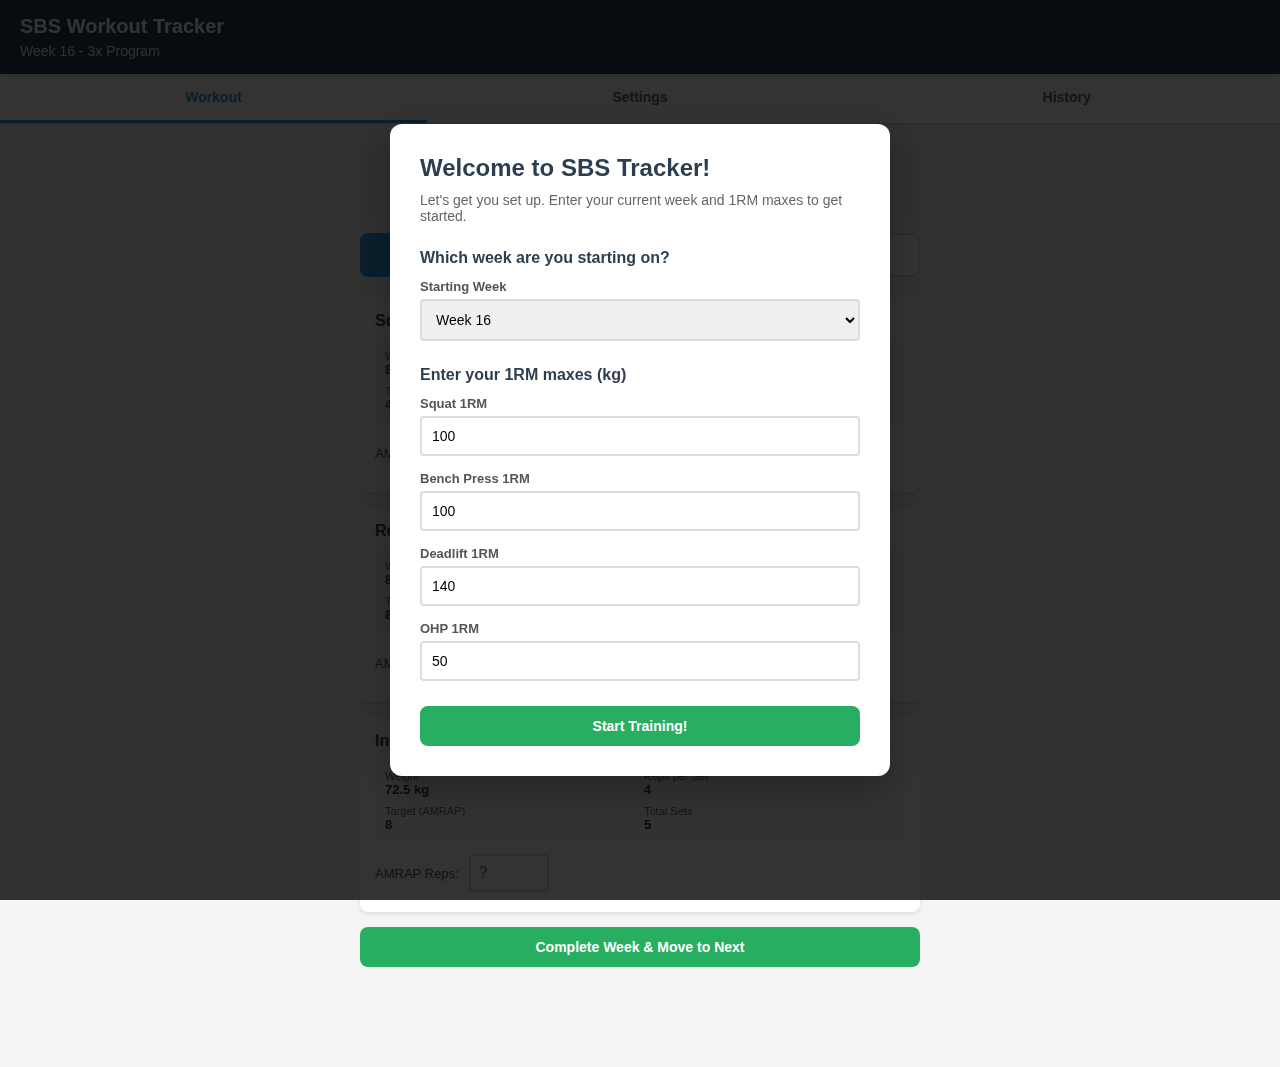
<file: workout-tracker.html>
<!DOCTYPE html>
<html lang="en">
<head>
    <meta charset="UTF-8">
    <meta name="viewport" content="width=device-width, initial-scale=1.0">
    <title>SBS Workout Tracker</title>
    <style>
        * { margin: 0; padding: 0; box-sizing: border-box; }
        body { font-family: -apple-system, BlinkMacSystemFont, 'Segoe UI', Roboto, sans-serif; background: #f5f5f5; padding-bottom: 80px; }
        .header { background: #2c3e50; color: white; padding: 15px 20px; position: sticky; top: 0; z-index: 100; box-shadow: 0 2px 4px rgba(0,0,0,0.1); }
        .header h1 { font-size: 20px; margin-bottom: 5px; }
        .week-info { font-size: 14px; opacity: 0.9; }
        .nav-tabs { display: flex; background: white; border-bottom: 2px solid #ddd; position: sticky; top: 60px; z-index: 99; }
        .nav-tab { flex: 1; padding: 15px; text-align: center; background: white; border: none; font-size: 14px; font-weight: 600; color: #666; cursor: pointer; border-bottom: 3px solid transparent; transition: all 0.2s; }
        .nav-tab.active { color: #3498db; border-bottom-color: #3498db; }
        .tab-content { display: none; padding: 20px; max-width: 600px; margin: 0 auto; }
        .tab-content.active { display: block; }
        .day-selector { display: flex; gap: 10px; margin-bottom: 20px; }
        .day-btn { flex: 1; padding: 12px; background: white; border: 2px solid #ddd; border-radius: 8px; font-size: 14px; font-weight: 600; cursor: pointer; transition: all 0.2s; }
        .day-btn.active { background: #3498db; color: white; border-color: #3498db; }
        .exercise-card { background: white; padding: 15px; border-radius: 8px; margin-bottom: 15px; box-shadow: 0 2px 4px rgba(0,0,0,0.1); }
        .exercise-name { font-size: 16px; font-weight: 600; margin-bottom: 10px; color: #2c3e50; }
        .exercise-details { display: grid; grid-template-columns: repeat(2, 1fr); gap: 8px; margin-bottom: 12px; padding: 10px; background: #f8f9fa; border-radius: 4px; font-size: 13px; }
        .detail-label { color: #666; font-size: 11px; }
        .detail-value { font-weight: 600; color: #2c3e50; }
        .amrap-input { display: flex; align-items: center; gap: 10px; }
        .amrap-input label { font-size: 13px; font-weight: 500; color: #555; }
        .amrap-input input { flex: 1; padding: 8px; font-size: 16px; border: 2px solid #ddd; border-radius: 4px; max-width: 80px; }
        .amrap-input input:focus { outline: none; border-color: #3498db; }
        .progression-hint { font-size: 11px; color: #666; margin-top: 5px; font-style: italic; }
        .progression-positive { color: #27ae60; }
        .progression-negative { color: #e74c3c; }
        .settings-section { background: white; padding: 20px; border-radius: 8px; margin-bottom: 20px; }
        .settings-section h2 { font-size: 18px; margin-bottom: 15px; color: #2c3e50; }
        .form-group { margin-bottom: 15px; }
        .form-group label { display: block; font-size: 13px; font-weight: 600; color: #555; margin-bottom: 5px; }
        .form-group input, .form-group select { width: 100%; padding: 10px; font-size: 14px; border: 2px solid #ddd; border-radius: 4px; }
        .form-group input:focus, .form-group select:focus { outline: none; border-color: #3498db; }
        .btn { width: 100%; padding: 12px; border: none; border-radius: 8px; font-size: 14px; font-weight: 600; cursor: pointer; transition: all 0.2s; }
        .btn-primary { background: #27ae60; color: white; }
        .btn-primary:active { background: #229954; }
        .btn-secondary { background: #3498db; color: white; margin-top: 10px; }
        .btn-danger { background: #e74c3c; color: white; margin-top: 10px; }
        .history-week { background: white; padding: 15px; border-radius: 8px; margin-bottom: 15px; }
        .history-week h3 { font-size: 16px; margin-bottom: 10px; color: #2c3e50; }
        .history-exercise { padding: 8px 0; border-bottom: 1px solid #eee; font-size: 13px; }
        .history-exercise:last-child { border-bottom: none; }
        .completed-badge { display: inline-block; padding: 2px 6px; background: #27ae60; color: white; border-radius: 3px; font-size: 10px; margin-left: 5px; }

        /* Setup overlay */
        .setup-overlay { position: fixed; top: 0; left: 0; right: 0; bottom: 0; background: rgba(0,0,0,0.8); z-index: 1000; display: none; align-items: center; justify-content: center; padding: 20px; }
        .setup-overlay.active { display: flex; }
        .setup-modal { background: white; border-radius: 12px; max-width: 500px; width: 100%; max-height: 90vh; overflow-y: auto; padding: 30px; box-shadow: 0 10px 40px rgba(0,0,0,0.3); }
        .setup-modal h2 { font-size: 24px; margin-bottom: 10px; color: #2c3e50; }
        .setup-modal p { color: #666; margin-bottom: 25px; font-size: 14px; }
        .setup-section { margin-bottom: 25px; }
        .setup-section h3 { font-size: 16px; color: #2c3e50; margin-bottom: 12px; }
    </style>
</head>
<body>
    <!-- Quick Setup Overlay -->
    <div id="setup-overlay" class="setup-overlay">
        <div class="setup-modal">
            <h2>Welcome to SBS Tracker!</h2>
            <p>Let's get you set up. Enter your current week and 1RM maxes to get started.</p>

            <div class="setup-section">
                <h3>Which week are you starting on?</h3>
                <div class="form-group">
                    <label>Starting Week</label>
                    <select id="setup-week">
                        <option value="1">Week 1</option>
                        <option value="2">Week 2</option>
                        <option value="3">Week 3</option>
                        <option value="4">Week 4</option>
                        <option value="5">Week 5</option>
                        <option value="6">Week 6</option>
                        <option value="7">Week 7 (Deload)</option>
                        <option value="8">Week 8</option>
                        <option value="9">Week 9</option>
                        <option value="10">Week 10</option>
                        <option value="11">Week 11</option>
                        <option value="12">Week 12</option>
                        <option value="13">Week 13</option>
                        <option value="14">Week 14 (Deload)</option>
                        <option value="15">Week 15</option>
                        <option value="16" selected>Week 16</option>
                        <option value="17">Week 17</option>
                        <option value="18">Week 18</option>
                        <option value="19">Week 19</option>
                        <option value="20">Week 20</option>
                    </select>
                </div>
            </div>

            <div class="setup-section">
                <h3>Enter your 1RM maxes (kg)</h3>
                <div class="form-group">
                    <label>Squat 1RM</label>
                    <input type="number" id="setup-squat" value="100" step="2.5" placeholder="e.g. 100">
                </div>
                <div class="form-group">
                    <label>Bench Press 1RM</label>
                    <input type="number" id="setup-bench" value="100" step="2.5" placeholder="e.g. 100">
                </div>
                <div class="form-group">
                    <label>Deadlift 1RM</label>
                    <input type="number" id="setup-deadlift" value="140" step="2.5" placeholder="e.g. 140">
                </div>
                <div class="form-group">
                    <label>OHP 1RM</label>
                    <input type="number" id="setup-ohp" value="50" step="2.5" placeholder="e.g. 50">
                </div>
            </div>

            <button class="btn btn-primary" onclick="completeSetup()">Start Training!</button>
        </div>
    </div>

    <div class="header">
        <h1>SBS Workout Tracker</h1>
        <div class="week-info">Week <span id="current-week">16</span> - 3x Program</div>
    </div>

    <div class="nav-tabs">
        <button class="nav-tab active" onclick="switchTab('workout')">Workout</button>
        <button class="nav-tab" onclick="switchTab('settings')">Settings</button>
        <button class="nav-tab" onclick="switchTab('history')">History</button>
    </div>

    <div id="workout-tab" class="tab-content active">
        <div style="background: #ecf0f1; padding: 12px 15px; border-radius: 8px; margin-bottom: 15px; text-align: center;">
            <div style="font-size: 13px; color: #7f8c8d; font-weight: 600; text-transform: uppercase; letter-spacing: 0.5px;">Current Week</div>
            <div style="font-size: 28px; font-weight: 700; color: #2c3e50; margin-top: 2px;" id="workout-week-display">16</div>
        </div>
        <div class="day-selector">
            <button class="day-btn active" onclick="selectDay(1)">Day 1</button>
            <button class="day-btn" onclick="selectDay(2)">Day 2</button>
            <button class="day-btn" onclick="selectDay(3)">Day 3</button>
        </div>
        <div id="workout-container"></div>
        <button class="btn btn-primary" onclick="completeWeek()">Complete Week & Move to Next</button>
    </div>

    <div id="settings-tab" class="tab-content">
        <div class="settings-section">
            <h2>1RM Settings</h2>
            <div class="form-group">
                <label>Squat 1RM (kg)</label>
                <input type="number" id="1rm-squat" value="100" step="2.5">
            </div>
            <div class="form-group">
                <label>Bench Press 1RM (kg)</label>
                <input type="number" id="1rm-bench" value="100" step="2.5">
            </div>
            <div class="form-group">
                <label>Deadlift 1RM (kg)</label>
                <input type="number" id="1rm-deadlift" value="140" step="2.5">
            </div>
            <div class="form-group">
                <label>OHP 1RM (kg)</label>
                <input type="number" id="1rm-ohp" value="50" step="2.5">
            </div>
            <button class="btn btn-secondary" onclick="save1RMs()">Save 1RMs</button>
        </div>

        <div class="settings-section">
            <h2>Week Selection</h2>
            <div class="form-group">
                <label>Jump to Week</label>
                <select id="week-selector">
                    <option value="1">Week 1</option>
                    <option value="2">Week 2</option>
                    <option value="3">Week 3</option>
                    <option value="4">Week 4</option>
                    <option value="5">Week 5</option>
                    <option value="6">Week 6</option>
                    <option value="7">Week 7 (Deload)</option>
                    <option value="8">Week 8</option>
                    <option value="9">Week 9</option>
                    <option value="10">Week 10</option>
                    <option value="11">Week 11</option>
                    <option value="12">Week 12</option>
                    <option value="13">Week 13</option>
                    <option value="14">Week 14 (Deload)</option>
                    <option value="15">Week 15</option>
                    <option value="16" selected>Week 16</option>
                    <option value="17">Week 17</option>
                    <option value="18">Week 18</option>
                    <option value="19">Week 19</option>
                    <option value="20">Week 20</option>
                </select>
            </div>
            <button class="btn btn-secondary" onclick="jumpToWeek()">Jump to Selected Week</button>
        </div>

        <div class="settings-section">
            <h2>Data Management</h2>
            <button class="btn btn-secondary" onclick="loadHistoricalData()">Load Weeks 1-15 History from Excel</button>
            <button class="btn btn-danger" onclick="resetAll()">Reset All Data</button>
        </div>
    </div>

    <div id="history-tab" class="tab-content">
        <div id="history-container"></div>
    </div>

    <script>
        // Program data embedded from Excel
        const PROGRAM_WEEKS = {
        "1": {
                "1": [
                        {
                                "name": "Squat",
                                "weight": 70.0,
                                "reps": 5,
                                "target": 10,
                                "sets": 5
                        },
                        {
                                "name": "Romanian Deadlift",
                                "weight": 72.5,
                                "reps": 7,
                                "target": 14,
                                "sets": 5
                        },
                        {
                                "name": "Incline Press",
                                "weight": 57.5,
                                "reps": 7,
                                "target": 14,
                                "sets": 5
                        }
                ],
                "2": [
                        {
                                "name": "Bench Press",
                                "weight": 70.0,
                                "reps": 5,
                                "target": 10,
                                "sets": 5
                        },
                        {
                                "name": "OHP",
                                "weight": 35.0,
                                "reps": 5,
                                "target": 10,
                                "sets": 5
                        },
                        {
                                "name": "Leg Press",
                                "weight": 115.0,
                                "reps": 7,
                                "target": 14,
                                "sets": 5
                        }
                ],
                "3": [
                        {
                                "name": "Deadlift",
                                "weight": 97.5,
                                "reps": 5,
                                "target": 10,
                                "sets": 5
                        },
                        {
                                "name": "Incline Press",
                                "weight": 55.0,
                                "reps": 7,
                                "target": 14,
                                "sets": 5
                        },
                        {
                                "name": "Leg Press",
                                "weight": 115.0,
                                "reps": 7,
                                "target": 14,
                                "sets": 5
                        },
                        {
                                "name": "DB OHP",
                                "weight": 15.0,
                                "reps": 7,
                                "target": 14,
                                "sets": 5
                        }
                ]
        },
        "2": {
                "1": [
                        {
                                "name": "Squat",
                                "weight": 75.0,
                                "reps": 4,
                                "target": 8,
                                "sets": 5
                        },
                        {
                                "name": "Romanian Deadlift",
                                "weight": 72.5,
                                "reps": 6,
                                "target": 12,
                                "sets": 5
                        },
                        {
                                "name": "Incline Press",
                                "weight": 67.5,
                                "reps": 6,
                                "target": 12,
                                "sets": 5
                        }
                ],
                "2": [
                        {
                                "name": "Bench Press",
                                "weight": 75.0,
                                "reps": 4,
                                "target": 8,
                                "sets": 5
                        },
                        {
                                "name": "OHP",
                                "weight": 37.5,
                                "reps": 4,
                                "target": 8,
                                "sets": 5
                        },
                        {
                                "name": "Leg Press",
                                "weight": 127.5,
                                "reps": 6,
                                "target": 12,
                                "sets": 5
                        }
                ],
                "3": [
                        {
                                "name": "Deadlift",
                                "weight": 105.0,
                                "reps": 4,
                                "target": 8,
                                "sets": 5
                        },
                        {
                                "name": "Incline Press",
                                "weight": 57.5,
                                "reps": 6,
                                "target": 12,
                                "sets": 5
                        },
                        {
                                "name": "Leg Press",
                                "weight": 120.0,
                                "reps": 6,
                                "target": 12,
                                "sets": 5
                        },
                        {
                                "name": "DB OHP",
                                "weight": 15.0,
                                "reps": 6,
                                "target": 12,
                                "sets": 5
                        }
                ]
        },
        "3": {
                "1": [
                        {
                                "name": "Squat",
                                "weight": 80.0,
                                "reps": 3,
                                "target": 6,
                                "sets": 5
                        },
                        {
                                "name": "Romanian Deadlift",
                                "weight": 60.0,
                                "reps": 5,
                                "target": 10,
                                "sets": 5
                        },
                        {
                                "name": "Incline Press",
                                "weight": 60.0,
                                "reps": 5,
                                "target": 10,
                                "sets": 5
                        }
                ],
                "2": [
                        {
                                "name": "Bench Press",
                                "weight": 80.0,
                                "reps": 3,
                                "target": 6,
                                "sets": 5
                        },
                        {
                                "name": "OHP",
                                "weight": 40.0,
                                "reps": 3,
                                "target": 6,
                                "sets": 5
                        },
                        {
                                "name": "Leg Press",
                                "weight": 140.0,
                                "reps": 5,
                                "target": 10,
                                "sets": 5
                        }
                ],
                "3": [
                        {
                                "name": "Deadlift",
                                "weight": 115.0,
                                "reps": 3,
                                "target": 6,
                                "sets": 5
                        },
                        {
                                "name": "Incline Press",
                                "weight": 67.5,
                                "reps": 5,
                                "target": 10,
                                "sets": 5
                        },
                        {
                                "name": "Leg Press",
                                "weight": 140.0,
                                "reps": 5,
                                "target": 10,
                                "sets": 5
                        },
                        {
                                "name": "DB OHP",
                                "weight": 17.5,
                                "reps": 5,
                                "target": 10,
                                "sets": 5
                        }
                ]
        },
        "4": {
                "1": [
                        {
                                "name": "Squat",
                                "weight": 72.5,
                                "reps": 5,
                                "target": 9,
                                "sets": 5
                        },
                        {
                                "name": "Romanian Deadlift",
                                "weight": 67.5,
                                "reps": 7,
                                "target": 13,
                                "sets": 5
                        },
                        {
                                "name": "Incline Press",
                                "weight": 60.0,
                                "reps": 7,
                                "target": 13,
                                "sets": 5
                        }
                ],
                "2": [
                        {
                                "name": "Bench Press",
                                "weight": 72.5,
                                "reps": 5,
                                "target": 9,
                                "sets": 5
                        },
                        {
                                "name": "OHP",
                                "weight": 37.5,
                                "reps": 5,
                                "target": 9,
                                "sets": 5
                        },
                        {
                                "name": "Leg Press",
                                "weight": 130.0,
                                "reps": 7,
                                "target": 13,
                                "sets": 5
                        }
                ],
                "3": [
                        {
                                "name": "Deadlift",
                                "weight": 107.5,
                                "reps": 5,
                                "target": 9,
                                "sets": 5
                        },
                        {
                                "name": "Incline Press",
                                "weight": 67.5,
                                "reps": 7,
                                "target": 13,
                                "sets": 5
                        },
                        {
                                "name": "Leg Press",
                                "weight": 130.0,
                                "reps": 7,
                                "target": 13,
                                "sets": 5
                        },
                        {
                                "name": "DB OHP",
                                "weight": 15.0,
                                "reps": 7,
                                "target": 13,
                                "sets": 5
                        }
                ]
        },
        "5": {
                "1": [
                        {
                                "name": "Squat",
                                "weight": 77.5,
                                "reps": 4,
                                "target": 7,
                                "sets": 5
                        },
                        {
                                "name": "Romanian Deadlift",
                                "weight": 72.5,
                                "reps": 6,
                                "target": 11,
                                "sets": 5
                        },
                        {
                                "name": "Incline Press",
                                "weight": 65.0,
                                "reps": 6,
                                "target": 11,
                                "sets": 5
                        }
                ],
                "2": [
                        {
                                "name": "Bench Press",
                                "weight": 80.0,
                                "reps": 4,
                                "target": 7,
                                "sets": 5
                        },
                        {
                                "name": "OHP",
                                "weight": 37.5,
                                "reps": 4,
                                "target": 7,
                                "sets": 5
                        },
                        {
                                "name": "Leg Press",
                                "weight": 140.0,
                                "reps": 6,
                                "target": 11,
                                "sets": 5
                        }
                ],
                "3": [
                        {
                                "name": "Deadlift",
                                "weight": 112.5,
                                "reps": 4,
                                "target": 7,
                                "sets": 5
                        },
                        {
                                "name": "Incline Press",
                                "weight": 67.5,
                                "reps": 6,
                                "target": 11,
                                "sets": 5
                        },
                        {
                                "name": "Leg Press",
                                "weight": 142.5,
                                "reps": 6,
                                "target": 11,
                                "sets": 5
                        },
                        {
                                "name": "DB OHP",
                                "weight": 17.5,
                                "reps": 6,
                                "target": 11,
                                "sets": 5
                        }
                ]
        },
        "6": {
                "1": [
                        {
                                "name": "Squat",
                                "weight": 82.5,
                                "reps": 3,
                                "target": 5,
                                "sets": 5
                        },
                        {
                                "name": "Romanian Deadlift",
                                "weight": 80.0,
                                "reps": 5,
                                "target": 9,
                                "sets": 5
                        },
                        {
                                "name": "Incline Press",
                                "weight": 70.0,
                                "reps": 5,
                                "target": 9,
                                "sets": 5
                        }
                ],
                "2": [
                        {
                                "name": "Bench Press",
                                "weight": 85.0,
                                "reps": 3,
                                "target": 5,
                                "sets": 5
                        },
                        {
                                "name": "OHP",
                                "weight": 40.0,
                                "reps": 3,
                                "target": 5,
                                "sets": 5
                        },
                        {
                                "name": "Leg Press",
                                "weight": 165.0,
                                "reps": 5,
                                "target": 9,
                                "sets": 5
                        }
                ],
                "3": [
                        {
                                "name": "Deadlift",
                                "weight": 122.5,
                                "reps": 3,
                                "target": 5,
                                "sets": 5
                        },
                        {
                                "name": "Incline Press",
                                "weight": 72.5,
                                "reps": 5,
                                "target": 9,
                                "sets": 5
                        },
                        {
                                "name": "Leg Press",
                                "weight": 155.0,
                                "reps": 5,
                                "target": 9,
                                "sets": 5
                        },
                        {
                                "name": "DB OHP",
                                "weight": 17.5,
                                "reps": 5,
                                "target": 9,
                                "sets": 5
                        }
                ]
        },
        "7": {
                "1": [
                        {
                                "name": "Squat",
                                "weight": 60.0,
                                "reps": 5,
                                "target": null,
                                "sets": 5
                        },
                        {
                                "name": "Romanian Deadlift",
                                "weight": 55.0,
                                "reps": 5,
                                "target": null,
                                "sets": 5
                        },
                        {
                                "name": "Incline Press",
                                "weight": 47.5,
                                "reps": 5,
                                "target": null,
                                "sets": 5
                        }
                ],
                "2": [
                        {
                                "name": "Bench Press",
                                "weight": 62.5,
                                "reps": 5,
                                "target": null,
                                "sets": 5
                        },
                        {
                                "name": "OHP",
                                "weight": 30.0,
                                "reps": 5,
                                "target": null,
                                "sets": 5
                        },
                        {
                                "name": "Leg Press",
                                "weight": 105.0,
                                "reps": 5,
                                "target": null,
                                "sets": 5
                        }
                ],
                "3": [
                        {
                                "name": "Deadlift",
                                "weight": 87.5,
                                "reps": 5,
                                "target": null,
                                "sets": 5
                        },
                        {
                                "name": "Incline Press",
                                "weight": 52.5,
                                "reps": 5,
                                "target": null,
                                "sets": 5
                        },
                        {
                                "name": "Leg Press",
                                "weight": 107.5,
                                "reps": 5,
                                "target": null,
                                "sets": 5
                        },
                        {
                                "name": "DB OHP",
                                "weight": 12.5,
                                "reps": 5,
                                "target": null,
                                "sets": 5
                        }
                ]
        },
        "8": {
                "1": [
                        {
                                "name": "Squat",
                                "weight": 75.0,
                                "reps": 4,
                                "target": 8,
                                "sets": 5
                        },
                        {
                                "name": "Romanian Deadlift",
                                "weight": 72.5,
                                "reps": 6,
                                "target": 12,
                                "sets": 5
                        },
                        {
                                "name": "Incline Press",
                                "weight": 62.5,
                                "reps": 6,
                                "target": 12,
                                "sets": 5
                        }
                ],
                "2": [
                        {
                                "name": "Bench Press",
                                "weight": 77.5,
                                "reps": 4,
                                "target": 8,
                                "sets": 5
                        },
                        {
                                "name": "OHP",
                                "weight": 37.5,
                                "reps": 4,
                                "target": 8,
                                "sets": 5
                        },
                        {
                                "name": "Leg Press",
                                "weight": 135.0,
                                "reps": 6,
                                "target": 12,
                                "sets": 5
                        }
                ],
                "3": [
                        {
                                "name": "Deadlift",
                                "weight": 110.0,
                                "reps": 4,
                                "target": 8,
                                "sets": 5
                        },
                        {
                                "name": "Incline Press",
                                "weight": 67.5,
                                "reps": 6,
                                "target": 12,
                                "sets": 5
                        },
                        {
                                "name": "Leg Press",
                                "weight": 140.0,
                                "reps": 6,
                                "target": 12,
                                "sets": 5
                        },
                        {
                                "name": "DB OHP",
                                "weight": 15.0,
                                "reps": 6,
                                "target": 12,
                                "sets": 5
                        }
                ]
        },
        "9": {
                "1": [
                        {
                                "name": "Squat",
                                "weight": 80.0,
                                "reps": 3,
                                "target": 6,
                                "sets": 5
                        },
                        {
                                "name": "Romanian Deadlift",
                                "weight": 77.5,
                                "reps": 5,
                                "target": 10,
                                "sets": 5
                        },
                        {
                                "name": "Incline Press",
                                "weight": 67.5,
                                "reps": 5,
                                "target": 10,
                                "sets": 5
                        }
                ],
                "2": [
                        {
                                "name": "Bench Press",
                                "weight": 82.5,
                                "reps": 3,
                                "target": 6,
                                "sets": 5
                        },
                        {
                                "name": "OHP",
                                "weight": 40.0,
                                "reps": 3,
                                "target": 6,
                                "sets": 5
                        },
                        {
                                "name": "Leg Press",
                                "weight": 150.0,
                                "reps": 5,
                                "target": 10,
                                "sets": 5
                        }
                ],
                "3": [
                        {
                                "name": "Deadlift",
                                "weight": 120.0,
                                "reps": 3,
                                "target": 6,
                                "sets": 5
                        },
                        {
                                "name": "Incline Press",
                                "weight": 72.5,
                                "reps": 5,
                                "target": 10,
                                "sets": 5
                        },
                        {
                                "name": "Leg Press",
                                "weight": 157.5,
                                "reps": 5,
                                "target": 10,
                                "sets": 5
                        },
                        {
                                "name": "DB OHP",
                                "weight": 17.5,
                                "reps": 5,
                                "target": 10,
                                "sets": 5
                        }
                ]
        },
        "10": {
                "1": [
                        {
                                "name": "Squat",
                                "weight": 85.0,
                                "reps": 2,
                                "target": 4,
                                "sets": 5
                        },
                        {
                                "name": "Romanian Deadlift",
                                "weight": 82.5,
                                "reps": 4,
                                "target": 8,
                                "sets": 5
                        },
                        {
                                "name": "Incline Press",
                                "weight": 72.5,
                                "reps": 4,
                                "target": 8,
                                "sets": 5
                        }
                ],
                "2": [
                        {
                                "name": "Bench Press",
                                "weight": 90.0,
                                "reps": 2,
                                "target": 4,
                                "sets": 5
                        },
                        {
                                "name": "OHP",
                                "weight": 42.5,
                                "reps": 2,
                                "target": 4,
                                "sets": 5
                        },
                        {
                                "name": "Leg Press",
                                "weight": 160.0,
                                "reps": 4,
                                "target": 8,
                                "sets": 5
                        }
                ],
                "3": [
                        {
                                "name": "Deadlift",
                                "weight": 127.5,
                                "reps": 2,
                                "target": 4,
                                "sets": 5
                        },
                        {
                                "name": "Incline Press",
                                "weight": 77.5,
                                "reps": 4,
                                "target": 8,
                                "sets": 5
                        },
                        {
                                "name": "Leg Press",
                                "weight": 167.5,
                                "reps": 4,
                                "target": 8,
                                "sets": 5
                        },
                        {
                                "name": "DB OHP",
                                "weight": 20.0,
                                "reps": 4,
                                "target": 8,
                                "sets": 5
                        }
                ]
        },
        "11": {
                "1": [
                        {
                                "name": "Squat",
                                "weight": 77.5,
                                "reps": 4,
                                "target": 7,
                                "sets": 5
                        },
                        {
                                "name": "Romanian Deadlift",
                                "weight": 75.0,
                                "reps": 6,
                                "target": 11,
                                "sets": 5
                        },
                        {
                                "name": "Incline Press",
                                "weight": 65.0,
                                "reps": 6,
                                "target": 11,
                                "sets": 5
                        }
                ],
                "2": [
                        {
                                "name": "Bench Press",
                                "weight": 82.5,
                                "reps": 4,
                                "target": 7,
                                "sets": 5
                        },
                        {
                                "name": "OHP",
                                "weight": 37.5,
                                "reps": 4,
                                "target": 7,
                                "sets": 5
                        },
                        {
                                "name": "Leg Press",
                                "weight": 145.0,
                                "reps": 6,
                                "target": 11,
                                "sets": 5
                        }
                ],
                "3": [
                        {
                                "name": "Deadlift",
                                "weight": 115.0,
                                "reps": 4,
                                "target": 7,
                                "sets": 5
                        },
                        {
                                "name": "Incline Press",
                                "weight": 70.0,
                                "reps": 6,
                                "target": 11,
                                "sets": 5
                        },
                        {
                                "name": "Leg Press",
                                "weight": 150.0,
                                "reps": 6,
                                "target": 11,
                                "sets": 5
                        },
                        {
                                "name": "DB OHP",
                                "weight": 17.5,
                                "reps": 6,
                                "target": 11,
                                "sets": 5
                        }
                ]
        },
        "12": {
                "1": [
                        {
                                "name": "Squat",
                                "weight": 82.5,
                                "reps": 3,
                                "target": 5,
                                "sets": 5
                        },
                        {
                                "name": "Romanian Deadlift",
                                "weight": 80.0,
                                "reps": 5,
                                "target": 9,
                                "sets": 5
                        },
                        {
                                "name": "Incline Press",
                                "weight": 70.0,
                                "reps": 5,
                                "target": 9,
                                "sets": 5
                        }
                ],
                "2": [
                        {
                                "name": "Bench Press",
                                "weight": 87.5,
                                "reps": 3,
                                "target": 5,
                                "sets": 5
                        },
                        {
                                "name": "OHP",
                                "weight": 40.0,
                                "reps": 3,
                                "target": 5,
                                "sets": 5
                        },
                        {
                                "name": "Leg Press",
                                "weight": 160.0,
                                "reps": 5,
                                "target": 9,
                                "sets": 5
                        }
                ],
                "3": [
                        {
                                "name": "Deadlift",
                                "weight": 122.5,
                                "reps": 3,
                                "target": 5,
                                "sets": 5
                        },
                        {
                                "name": "Incline Press",
                                "weight": 75.0,
                                "reps": 5,
                                "target": 9,
                                "sets": 5
                        },
                        {
                                "name": "Leg Press",
                                "weight": 162.5,
                                "reps": 5,
                                "target": 9,
                                "sets": 5
                        },
                        {
                                "name": "DB OHP",
                                "weight": 17.5,
                                "reps": 5,
                                "target": 9,
                                "sets": 5
                        }
                ]
        },
        "13": {
                "1": [
                        {
                                "name": "Squat",
                                "weight": 87.5,
                                "reps": 2,
                                "target": 3,
                                "sets": 5
                        },
                        {
                                "name": "Romanian Deadlift",
                                "weight": 85.0,
                                "reps": 4,
                                "target": 7,
                                "sets": 5
                        },
                        {
                                "name": "Incline Press",
                                "weight": 75.0,
                                "reps": 4,
                                "target": 7,
                                "sets": 5
                        }
                ],
                "2": [
                        {
                                "name": "Bench Press",
                                "weight": 92.5,
                                "reps": 2,
                                "target": 3,
                                "sets": 5
                        },
                        {
                                "name": "OHP",
                                "weight": 42.5,
                                "reps": 2,
                                "target": 3,
                                "sets": 5
                        },
                        {
                                "name": "Leg Press",
                                "weight": 170.0,
                                "reps": 4,
                                "target": 7,
                                "sets": 5
                        }
                ],
                "3": [
                        {
                                "name": "Deadlift",
                                "weight": 132.5,
                                "reps": 2,
                                "target": 3,
                                "sets": 5
                        },
                        {
                                "name": "Incline Press",
                                "weight": 75.0,
                                "reps": 4,
                                "target": 7,
                                "sets": 5
                        },
                        {
                                "name": "Leg Press",
                                "weight": 175.0,
                                "reps": 4,
                                "target": 7,
                                "sets": 5
                        },
                        {
                                "name": "DB OHP",
                                "weight": 20.0,
                                "reps": 4,
                                "target": 7,
                                "sets": 5
                        }
                ]
        },
        "14": {
                "1": [
                        {
                                "name": "Squat",
                                "weight": 60.0,
                                "reps": 5,
                                "target": null,
                                "sets": 5
                        },
                        {
                                "name": "Romanian Deadlift",
                                "weight": 55.0,
                                "reps": 5,
                                "target": null,
                                "sets": 5
                        },
                        {
                                "name": "Incline Press",
                                "weight": 47.5,
                                "reps": 5,
                                "target": null,
                                "sets": 5
                        }
                ],
                "2": [
                        {
                                "name": "Bench Press",
                                "weight": 65.0,
                                "reps": 5,
                                "target": null,
                                "sets": 5
                        },
                        {
                                "name": "OHP",
                                "weight": 30.0,
                                "reps": 5,
                                "target": null,
                                "sets": 5
                        },
                        {
                                "name": "Leg Press",
                                "weight": 107.5,
                                "reps": 5,
                                "target": null,
                                "sets": 5
                        }
                ],
                "3": [
                        {
                                "name": "Deadlift",
                                "weight": 90.0,
                                "reps": 5,
                                "target": null,
                                "sets": 5
                        },
                        {
                                "name": "Incline Press",
                                "weight": 50.0,
                                "reps": 5,
                                "target": null,
                                "sets": 5
                        },
                        {
                                "name": "Leg Press",
                                "weight": 112.5,
                                "reps": 5,
                                "target": null,
                                "sets": 5
                        },
                        {
                                "name": "DB OHP",
                                "weight": 12.5,
                                "reps": 5,
                                "target": null,
                                "sets": 5
                        }
                ]
        },
        "15": {
                "1": [
                        {
                                "name": "Squat",
                                "weight": 80.0,
                                "reps": 3,
                                "target": 6,
                                "sets": 5
                        },
                        {
                                "name": "Romanian Deadlift",
                                "weight": 77.5,
                                "reps": 5,
                                "target": 10,
                                "sets": 5
                        },
                        {
                                "name": "Incline Press",
                                "weight": 67.5,
                                "reps": 5,
                                "target": 10,
                                "sets": 5
                        }
                ],
                "2": [
                        {
                                "name": "Bench Press",
                                "weight": 85.0,
                                "reps": 3,
                                "target": 6,
                                "sets": 5
                        },
                        {
                                "name": "OHP",
                                "weight": 40.0,
                                "reps": 3,
                                "target": 6,
                                "sets": 5
                        },
                        {
                                "name": "Leg Press",
                                "weight": 150.0,
                                "reps": 5,
                                "target": 10,
                                "sets": 5
                        }
                ],
                "3": [
                        {
                                "name": "Deadlift",
                                "weight": 120.0,
                                "reps": 3,
                                "target": 6,
                                "sets": 5
                        },
                        {
                                "name": "Incline Press",
                                "weight": 67.5,
                                "reps": 5,
                                "target": 10,
                                "sets": 5
                        },
                        {
                                "name": "Leg Press",
                                "weight": 157.5,
                                "reps": 5,
                                "target": 10,
                                "sets": 5
                        },
                        {
                                "name": "DB OHP",
                                "weight": 17.5,
                                "reps": 5,
                                "target": 10,
                                "sets": 5
                        }
                ]
        },
        "16": {
                "1": [
                        {
                                "name": "Squat",
                                "weight": 87.5,
                                "reps": 2,
                                "target": 4,
                                "sets": 5
                        },
                        {
                                "name": "Romanian Deadlift",
                                "weight": 85.0,
                                "reps": 4,
                                "target": 8,
                                "sets": 5
                        },
                        {
                                "name": "Incline Press",
                                "weight": 72.5,
                                "reps": 4,
                                "target": 8,
                                "sets": 5
                        }
                ],
                "2": [
                        {
                                "name": "Bench Press",
                                "weight": 90.0,
                                "reps": 2,
                                "target": 4,
                                "sets": 5
                        },
                        {
                                "name": "OHP",
                                "weight": 42.5,
                                "reps": 2,
                                "target": 4,
                                "sets": 5
                        },
                        {
                                "name": "Leg Press",
                                "weight": 162.5,
                                "reps": 4,
                                "target": 8,
                                "sets": 5
                        }
                ],
                "3": [
                        {
                                "name": "Deadlift",
                                "weight": 127.5,
                                "reps": 2,
                                "target": 4,
                                "sets": 5
                        },
                        {
                                "name": "Incline Press",
                                "weight": 72.5,
                                "reps": 4,
                                "target": 8,
                                "sets": 5
                        },
                        {
                                "name": "Leg Press",
                                "weight": 167.5,
                                "reps": 4,
                                "target": 8,
                                "sets": 5
                        },
                        {
                                "name": "DB OHP",
                                "weight": 20.0,
                                "reps": 4,
                                "target": 8,
                                "sets": 5
                        }
                ]
        },
        "17": {
                "1": [
                        {
                                "name": "Squat",
                                "weight": 92.5,
                                "reps": 1,
                                "target": 2,
                                "sets": 5
                        },
                        {
                                "name": "Romanian Deadlift",
                                "weight": 90.0,
                                "reps": 3,
                                "target": 6,
                                "sets": 5
                        },
                        {
                                "name": "Incline Press",
                                "weight": 77.5,
                                "reps": 3,
                                "target": 6,
                                "sets": 5
                        }
                ],
                "2": [
                        {
                                "name": "Bench Press",
                                "weight": 97.5,
                                "reps": 1,
                                "target": 2,
                                "sets": 5
                        },
                        {
                                "name": "OHP",
                                "weight": 45.0,
                                "reps": 1,
                                "target": 2,
                                "sets": 5
                        },
                        {
                                "name": "Leg Press",
                                "weight": 172.5,
                                "reps": 3,
                                "target": 6,
                                "sets": 5
                        }
                ],
                "3": [
                        {
                                "name": "Deadlift",
                                "weight": 135.0,
                                "reps": 1,
                                "target": 2,
                                "sets": 5
                        },
                        {
                                "name": "Incline Press",
                                "weight": 77.5,
                                "reps": 3,
                                "target": 6,
                                "sets": 5
                        },
                        {
                                "name": "Leg Press",
                                "weight": 180.0,
                                "reps": 3,
                                "target": 6,
                                "sets": 5
                        },
                        {
                                "name": "DB OHP",
                                "weight": 20.0,
                                "reps": 3,
                                "target": 6,
                                "sets": 5
                        }
                ]
        },
        "18": {
                "1": [
                        {
                                "name": "Squat",
                                "weight": 87.5,
                                "reps": 2,
                                "target": 4,
                                "sets": 5
                        },
                        {
                                "name": "Romanian Deadlift",
                                "weight": 85.0,
                                "reps": 4,
                                "target": 8,
                                "sets": 5
                        },
                        {
                                "name": "Incline Press",
                                "weight": 72.5,
                                "reps": 4,
                                "target": 8,
                                "sets": 5
                        }
                ],
                "2": [
                        {
                                "name": "Bench Press",
                                "weight": 90.0,
                                "reps": 2,
                                "target": 4,
                                "sets": 5
                        },
                        {
                                "name": "OHP",
                                "weight": 42.5,
                                "reps": 2,
                                "target": 4,
                                "sets": 5
                        },
                        {
                                "name": "Leg Press",
                                "weight": 162.5,
                                "reps": 4,
                                "target": 8,
                                "sets": 5
                        }
                ],
                "3": [
                        {
                                "name": "Deadlift",
                                "weight": 127.5,
                                "reps": 2,
                                "target": 4,
                                "sets": 5
                        },
                        {
                                "name": "Incline Press",
                                "weight": 72.5,
                                "reps": 4,
                                "target": 8,
                                "sets": 5
                        },
                        {
                                "name": "Leg Press",
                                "weight": 167.5,
                                "reps": 4,
                                "target": 8,
                                "sets": 5
                        },
                        {
                                "name": "DB OHP",
                                "weight": 20.0,
                                "reps": 4,
                                "target": 8,
                                "sets": 5
                        }
                ]
        },
        "19": {
                "1": [
                        {
                                "name": "Squat",
                                "weight": 92.5,
                                "reps": 1,
                                "target": 2,
                                "sets": 5
                        },
                        {
                                "name": "Romanian Deadlift",
                                "weight": 90.0,
                                "reps": 3,
                                "target": 6,
                                "sets": 5
                        },
                        {
                                "name": "Incline Press",
                                "weight": 77.5,
                                "reps": 3,
                                "target": 6,
                                "sets": 5
                        }
                ],
                "2": [
                        {
                                "name": "Bench Press",
                                "weight": 97.5,
                                "reps": 1,
                                "target": 2,
                                "sets": 5
                        },
                        {
                                "name": "OHP",
                                "weight": 45.0,
                                "reps": 1,
                                "target": 2,
                                "sets": 5
                        },
                        {
                                "name": "Leg Press",
                                "weight": 172.5,
                                "reps": 3,
                                "target": 6,
                                "sets": 5
                        }
                ],
                "3": [
                        {
                                "name": "Deadlift",
                                "weight": 135.0,
                                "reps": 1,
                                "target": 2,
                                "sets": 5
                        },
                        {
                                "name": "Incline Press",
                                "weight": 77.5,
                                "reps": 3,
                                "target": 6,
                                "sets": 5
                        },
                        {
                                "name": "Leg Press",
                                "weight": 180.0,
                                "reps": 3,
                                "target": 6,
                                "sets": 5
                        },
                        {
                                "name": "DB OHP",
                                "weight": 20.0,
                                "reps": 3,
                                "target": 6,
                                "sets": 5
                        }
                ]
        },
        "20": {
                "1": [
                        {
                                "name": "Squat",
                                "weight": 97.5,
                                "reps": 1,
                                "target": 1,
                                "sets": 5
                        },
                        {
                                "name": "Romanian Deadlift",
                                "weight": 97.5,
                                "reps": 2,
                                "target": 4,
                                "sets": 5
                        },
                        {
                                "name": "Incline Press",
                                "weight": 82.5,
                                "reps": 2,
                                "target": 4,
                                "sets": 5
                        }
                ],
                "2": [
                        {
                                "name": "Bench Press",
                                "weight": 102.5,
                                "reps": 1,
                                "target": 1,
                                "sets": 5
                        },
                        {
                                "name": "OHP",
                                "weight": 47.5,
                                "reps": 1,
                                "target": 1,
                                "sets": 5
                        },
                        {
                                "name": "Leg Press",
                                "weight": 182.5,
                                "reps": 2,
                                "target": 4,
                                "sets": 5
                        }
                ],
                "3": [
                        {
                                "name": "Deadlift",
                                "weight": 142.5,
                                "reps": 1,
                                "target": 1,
                                "sets": 5
                        },
                        {
                                "name": "Incline Press",
                                "weight": 82.5,
                                "reps": 2,
                                "target": 4,
                                "sets": 5
                        },
                        {
                                "name": "Leg Press",
                                "weight": 190.0,
                                "reps": 2,
                                "target": 4,
                                "sets": 5
                        },
                        {
                                "name": "DB OHP",
                                "weight": 22.5,
                                "reps": 2,
                                "target": 4,
                                "sets": 5
                        }
                ]
        }
};
        
        const AMRAP_HISTORY_DATA = {
        "1": {
                "1": [
                        10,
                        17,
                        21
                ],
                "2": [
                        12,
                        10,
                        20
                ],
                "3": [
                        10,
                        20,
                        20,
                        14
                ]
        },
        "2": {
                "1": [
                        8,
                        18,
                        15
                ],
                "2": [
                        9,
                        10,
                        15
                ],
                "3": [
                        10,
                        20,
                        20,
                        14
                ]
        },
        "3": {
                "1": [
                        6,
                        15,
                        13
                ],
                "2": [
                        6,
                        6,
                        null
                ],
                "3": [
                        10,
                        15,
                        15,
                        null
                ]
        },
        "4": {
                "1": [
                        10,
                        15,
                        13
                ],
                "2": [
                        10,
                        6,
                        15
                ],
                "3": [
                        11,
                        15,
                        15,
                        15
                ]
        },
        "5": {
                "1": [
                        8,
                        14,
                        11
                ],
                "2": [
                        8,
                        9,
                        20
                ],
                "3": [
                        10,
                        15,
                        15,
                        9
                ]
        },
        "6": {
                "1": [
                        null,
                        null,
                        null
                ],
                "2": [
                        5,
                        6,
                        10
                ],
                "3": [
                        5,
                        12,
                        12,
                        15
                ]
        },
        "7": {
                "1": [
                        null,
                        null,
                        null
                ],
                "2": [
                        null,
                        null,
                        null
                ],
                "3": [
                        null,
                        null,
                        null,
                        null
                ]
        },
        "8": {
                "1": [
                        null,
                        null,
                        null
                ],
                "2": [
                        10,
                        9,
                        18
                ],
                "3": [
                        9,
                        12,
                        18,
                        14
                ]
        },
        "9": {
                "1": [
                        null,
                        null,
                        null
                ],
                "2": [
                        9,
                        8,
                        10
                ],
                "3": [
                        null,
                        null,
                        null,
                        null
                ]
        },
        "10": {
                "1": [
                        null,
                        null,
                        null
                ],
                "2": [
                        6,
                        null,
                        null
                ],
                "3": [
                        null,
                        null,
                        null,
                        null
                ]
        },
        "11": {
                "1": [
                        null,
                        null,
                        null
                ],
                "2": [
                        null,
                        null,
                        null
                ],
                "3": [
                        null,
                        null,
                        null,
                        null
                ]
        },
        "12": {
                "1": [
                        5,
                        10,
                        9
                ],
                "2": [
                        5,
                        6,
                        10
                ],
                "3": [
                        7,
                        5,
                        10,
                        10
                ]
        },
        "13": {
                "1": [
                        4,
                        8,
                        7
                ],
                "2": [
                        4,
                        4,
                        8
                ],
                "3": [
                        4,
                        7,
                        null,
                        8
                ]
        },
        "14": {
                "1": [
                        null,
                        null,
                        null
                ],
                "2": [
                        null,
                        null,
                        null
                ],
                "3": [
                        null,
                        null,
                        null,
                        null
                ]
        },
        "15": {
                "1": [
                        6,
                        14,
                        11
                ],
                "2": [
                        7,
                        7,
                        10
                ],
                "3": [
                        null,
                        null,
                        null,
                        null
                ]
        }
};


        // Intensity percentages for each week (% of Training Max)
        // SBS program progressively increases intensity week-to-week
        const WEEK_INTENSITY = {
            1: 0.60, 2: 0.65, 3: 0.70, 4: 0.625, 5: 0.675,
            6: 0.725, 7: 0.50, 8: 0.65, 9: 0.70, 10: 0.75,
            11: 0.675, 12: 0.725, 13: 0.775, 14: 0.50, 15: 0.70,
            16: 0.75, 17: 0.80, 18: 0.75, 19: 0.80, 20: 0.85
        };

        // App state
        let appData = {
            currentWeek: 16,
            currentDay: 1,
            workouts: {},
            oneRepMaxes: {
                squat: 100,
                bench: 100,
                deadlift: 140,
                ohp: 50
            },
            setupComplete: false
        };

        // Progression table
        function calculateProgression(amrapReps, target) {
            if (!target) return 0;
            const diff = amrapReps - target;

            // Below target
            if (diff <= -2) return -0.05;  // -5%
            if (diff === -1) return -0.02;  // -2%

            // At target
            if (diff === 0) return 0.0;     // 0%

            // Above target
            if (diff === 1) return 0.005;   // +0.5%
            if (diff === 2) return 0.01;    // +1%
            if (diff === 3) return 0.015;   // +1.5%
            if (diff === 4) return 0.02;    // +2%
            if (diff >= 5) return 0.03;     // +3%

            return 0;
        }

        function roundWeight(weight) {
            // Excel MROUND rounds to nearest multiple
            return Math.round(weight / 2.5) * 2.5;
        }

        // Load/save data
        function loadData() {
            const saved = localStorage.getItem('sbs-tracker-v2');
            if (saved) {
                const data = JSON.parse(saved);
                appData = {...appData, ...data};
            }

            // Load current week workout if not in appData
            if (!appData.workouts[appData.currentWeek]) {
                appData.workouts[appData.currentWeek] = getWeekData(appData.currentWeek);
            }
        }

        function saveData() {
            localStorage.setItem('sbs-tracker-v2', JSON.stringify(appData));
        }

        function getWeekData(weekNum) {
            // Get week data from embedded PROGRAM_WEEKS
            const weekData = PROGRAM_WEEKS[weekNum.toString()];
            if (!weekData) {
                alert(`Week ${weekNum} data not found!`);
                return {1: [], 2: [], 3: []};
            }

            // Deep copy to avoid modifying the source data
            return JSON.parse(JSON.stringify(weekData));
        }

        // UI Functions
        function switchTab(tabName) {
            document.querySelectorAll('.nav-tab').forEach(tab => tab.classList.remove('active'));
            document.querySelectorAll('.tab-content').forEach(content => content.classList.remove('active'));

            // Find and activate the clicked tab
            const clickedTab = Array.from(document.querySelectorAll('.nav-tab')).find(
                tab => tab.textContent.toLowerCase().includes(tabName.toLowerCase())
            );
            if (clickedTab) {
                clickedTab.classList.add('active');
            }
            document.getElementById(`${tabName}-tab`).classList.add('active');

            if (tabName === 'history') {
                renderHistory();
            }
        }

        function selectDay(day) {
            appData.currentDay = day;
            document.querySelectorAll('.day-btn').forEach((btn, idx) => {
                btn.classList.toggle('active', idx + 1 === day);
            });
            renderWorkout();
        }

        function renderWorkout() {
            const container = document.getElementById('workout-container');
            const weekData = appData.workouts[appData.currentWeek];
            const exercises = weekData[appData.currentDay];

            container.innerHTML = exercises.map((ex, idx) => `
                <div class="exercise-card">
                    <div class="exercise-name">${ex.name}</div>
                    <div class="exercise-details">
                        <div>
                            <div class="detail-label">Weight</div>
                            <div class="detail-value">${ex.weight} kg</div>
                        </div>
                        <div>
                            <div class="detail-label">Reps per Set</div>
                            <div class="detail-value">${ex.reps}</div>
                        </div>
                        <div>
                            <div class="detail-label">Target (AMRAP)</div>
                            <div class="detail-value">${ex.target || 'N/A'}</div>
                        </div>
                        <div>
                            <div class="detail-label">Total Sets</div>
                            <div class="detail-value">${ex.sets}</div>
                        </div>
                    </div>
                    ${ex.target ? `
                    <div class="amrap-input">
                        <label>AMRAP Reps:</label>
                        <input
                            type="number"
                            value="${ex.amrapReps !== undefined ? ex.amrapReps : ''}"
                            onchange="updateAmrap(${appData.currentDay}, ${idx}, this.value)"
                            placeholder="?"
                        >
                    </div>
                    <div class="progression-hint" id="hint-${appData.currentDay}-${idx}"></div>
                    ` : '<div style="padding:8px; font-size:12px; color:#666;">Deload week - no AMRAP</div>'}
                </div>
            `).join('');

            // Update hints
            exercises.forEach((ex, idx) => {
                if (ex.amrapReps !== undefined && ex.target) {
                    updateProgressionHint(appData.currentDay, idx);
                }
            });

            // Update week displays
            document.getElementById('current-week').textContent = appData.currentWeek;
            document.getElementById('workout-week-display').textContent = appData.currentWeek;
        }

        function updateAmrap(day, exIdx, value) {
            const reps = parseInt(value);
            if (!isNaN(reps)) {
                appData.workouts[appData.currentWeek][day][exIdx].amrapReps = reps;
                saveData();
                updateProgressionHint(day, exIdx);
            }
        }

        function updateProgressionHint(day, exIdx) {
            const ex = appData.workouts[appData.currentWeek][day][exIdx];
            const hint = document.getElementById(`hint-${day}-${exIdx}`);

            if (!hint || !ex.target) return;

            const diff = ex.amrapReps - ex.target;
            const progression = calculateProgression(ex.amrapReps, ex.target);

            // Calculate next week's weight using TM-based progression
            const currentWeek = appData.currentWeek;
            const nextWeek = currentWeek + 1;
            const currentIntensity = WEEK_INTENSITY[currentWeek] || 0.75;
            const nextIntensity = WEEK_INTENSITY[nextWeek] || 0.80;

            // TM = current_weight / current_intensity
            const trainingMax = ex.weight / currentIntensity;
            // Apply AMRAP progression to TM
            const newTrainingMax = trainingMax * (1 + progression);
            // Next week working weight = newTM * next_intensity
            const nextWeight = roundWeight(newTrainingMax * nextIntensity);
            const change = nextWeight - ex.weight;

            if (diff < 0) {
                hint.className = 'progression-hint progression-negative';
                hint.textContent = `${diff} from target. Next week: ~${nextWeight}kg (${change >= 0 ? '+' : ''}${change}kg)`;
            } else if (diff > 0) {
                hint.className = 'progression-hint progression-positive';
                hint.textContent = `+${diff} from target! Next week: ~${nextWeight}kg (+${change}kg)`;
            } else {
                hint.className = 'progression-hint';
                hint.textContent = `Target hit! Next week: ~${nextWeight}kg`;
            }
        }

        function completeWeek() {
            if (!confirm(`Complete Week ${appData.currentWeek} and move to Week ${appData.currentWeek + 1}?`)) {
                return;
            }

            const currentWeek = appData.currentWeek;
            const nextWeek = currentWeek + 1;

            // Load next week's baseline data
            if (!appData.workouts[nextWeek]) {
                appData.workouts[nextWeek] = getWeekData(nextWeek);
            }

            // Apply TM-based AMRAP progressions to next week's weights
            const currentIntensity = WEEK_INTENSITY[currentWeek] || 0.75;
            const nextIntensity = WEEK_INTENSITY[nextWeek] || 0.80;

            for (let day = 1; day <= 3; day++) {
                const currentDayExercises = appData.workouts[currentWeek][day];
                const nextDayExercises = appData.workouts[nextWeek][day];

                if (!currentDayExercises || !nextDayExercises) continue;

                // Match exercises by name and apply TM-based progressions
                currentDayExercises.forEach(currentEx => {
                    if (currentEx.amrapReps === undefined || !currentEx.target) return;

                    // Find matching exercise in next week by name
                    const nextEx = nextDayExercises.find(ex => ex.name === currentEx.name);
                    if (!nextEx) return;

                    // Calculate Training Max from current working weight
                    const trainingMax = currentEx.weight / currentIntensity;

                    // Apply AMRAP progression to TM
                    const progression = calculateProgression(currentEx.amrapReps, currentEx.target);
                    const newTrainingMax = trainingMax * (1 + progression);

                    // Calculate next week's working weight at new intensity
                    const nextWorkingWeight = newTrainingMax * nextIntensity;
                    nextEx.weight = roundWeight(nextWorkingWeight);
                });
            }

            appData.currentWeek = nextWeek;
            saveData();
            renderWorkout();
            alert(`Moved to Week ${nextWeek}! Weights adjusted based on your AMRAP performance.`);
        }

        // Settings functions
        function save1RMs() {
            appData.oneRepMaxes = {
                squat: parseFloat(document.getElementById('1rm-squat').value),
                bench: parseFloat(document.getElementById('1rm-bench').value),
                deadlift: parseFloat(document.getElementById('1rm-deadlift').value),
                ohp: parseFloat(document.getElementById('1rm-ohp').value)
            };
            saveData();
            alert('1RMs saved!');
        }

        function jumpToWeek() {
            const weekNum = parseInt(document.getElementById('week-selector').value);
            appData.currentWeek = weekNum;

            if (!appData.workouts[weekNum]) {
                appData.workouts[weekNum] = getWeekData(weekNum);
            }

            saveData();
            switchTab('workout');
            renderWorkout();
        }

        function loadHistoricalData() {
            if (!confirm('Load weeks 1-15 AMRAP history from Excel? This will overwrite any existing data for those weeks.')) {
                return;
            }

            // Load AMRAP history for weeks 1-15
            for (let week = 1; week <= 15; week++) {
                const weekStr = week.toString();

                // Load week data if not already loaded
                if (!appData.workouts[week]) {
                    appData.workouts[week] = getWeekData(week);
                }

                // Load AMRAP data if it exists
                if (AMRAP_HISTORY_DATA[weekStr]) {
                    const historyData = AMRAP_HISTORY_DATA[weekStr];

                    // Apply AMRAP data to each day
                    for (let day = 1; day <= 3; day++) {
                        const dayStr = day.toString();
                        if (historyData[dayStr] && appData.workouts[week][day]) {
                            const amrapValues = historyData[dayStr];

                            // Apply AMRAP values to exercises
                            amrapValues.forEach((amrapReps, exIdx) => {
                                if (appData.workouts[week][day][exIdx]) {
                                    appData.workouts[week][day][exIdx].amrapReps = amrapReps;
                                }
                            });
                        }
                    }
                }
            }

            saveData();
            alert('Historical data loaded for weeks 1-15!');

            // If we're viewing a week with loaded history, refresh the view
            if (appData.currentWeek <= 15) {
                renderWorkout();
            }
        }

        function resetAll() {
            if (!confirm('Reset ALL data? This cannot be undone!')) {
                return;
            }
            localStorage.removeItem('sbs-tracker-v2');
            location.reload();
        }

        function renderHistory() {
            const container = document.getElementById('history-container');
            const weeks = Object.keys(appData.workouts).sort((a, b) => b - a);

            if (weeks.length === 0) {
                container.innerHTML = '<p style="text-align:center; color:#666;">No workout history yet</p>';
                return;
            }

            container.innerHTML = weeks.map(weekNum => {
                const weekData = appData.workouts[weekNum];
                return `
                    <div class="history-week">
                        <h3>Week ${weekNum}</h3>
                        ${[1, 2, 3].map(day => `
                            <div style="margin-top:10px;">
                                <strong>Day ${day}</strong>
                                ${weekData[day].map(ex => `
                                    <div class="history-exercise">
                                        ${ex.name}: ${ex.weight}kg × ${ex.reps} reps × ${ex.sets} sets
                                        ${ex.amrapReps !== undefined ? `<span class="completed-badge">AMRAP: ${ex.amrapReps}</span>` : ''}
                                    </div>
                                `).join('')}
                            </div>
                        `).join('')}
                    </div>
                `;
            }).join('');
        }

        // Setup functions
        function showSetup() {
            document.getElementById('setup-overlay').classList.add('active');
        }

        function hideSetup() {
            document.getElementById('setup-overlay').classList.remove('active');
        }

        function completeSetup() {
            // Get values from setup form
            const startWeek = parseInt(document.getElementById('setup-week').value);
            const squat1RM = parseFloat(document.getElementById('setup-squat').value);
            const bench1RM = parseFloat(document.getElementById('setup-bench').value);
            const deadlift1RM = parseFloat(document.getElementById('setup-deadlift').value);
            const ohp1RM = parseFloat(document.getElementById('setup-ohp').value);

            // Validate inputs
            if (isNaN(squat1RM) || isNaN(bench1RM) || isNaN(deadlift1RM) || isNaN(ohp1RM)) {
                alert('Please enter valid numbers for all 1RM values');
                return;
            }

            // Update app data
            appData.currentWeek = startWeek;
            appData.oneRepMaxes = {
                squat: squat1RM,
                bench: bench1RM,
                deadlift: deadlift1RM,
                ohp: ohp1RM
            };
            appData.setupComplete = true;

            // Load the starting week
            if (!appData.workouts[startWeek]) {
                appData.workouts[startWeek] = getWeekData(startWeek);
            }

            // Save and update UI
            saveData();
            hideSetup();
            renderWorkout();

            // Update settings inputs
            document.getElementById('1rm-squat').value = squat1RM;
            document.getElementById('1rm-bench').value = bench1RM;
            document.getElementById('1rm-deadlift').value = deadlift1RM;
            document.getElementById('1rm-ohp').value = ohp1RM;
            document.getElementById('week-selector').value = startWeek;
        }

        function checkSetupNeeded() {
            const saved = localStorage.getItem('sbs-tracker-v2');
            if (!saved || !appData.setupComplete) {
                showSetup();
            }
        }

        // Initialize
        loadData();
        checkSetupNeeded();
        renderWorkout();

        // Update 1RM inputs
        document.getElementById('1rm-squat').value = appData.oneRepMaxes.squat;
        document.getElementById('1rm-bench').value = appData.oneRepMaxes.bench;
        document.getElementById('1rm-deadlift').value = appData.oneRepMaxes.deadlift;
        document.getElementById('1rm-ohp').value = appData.oneRepMaxes.ohp;
        document.getElementById('week-selector').value = appData.currentWeek;
    </script>
</body>
</html>
</file>
